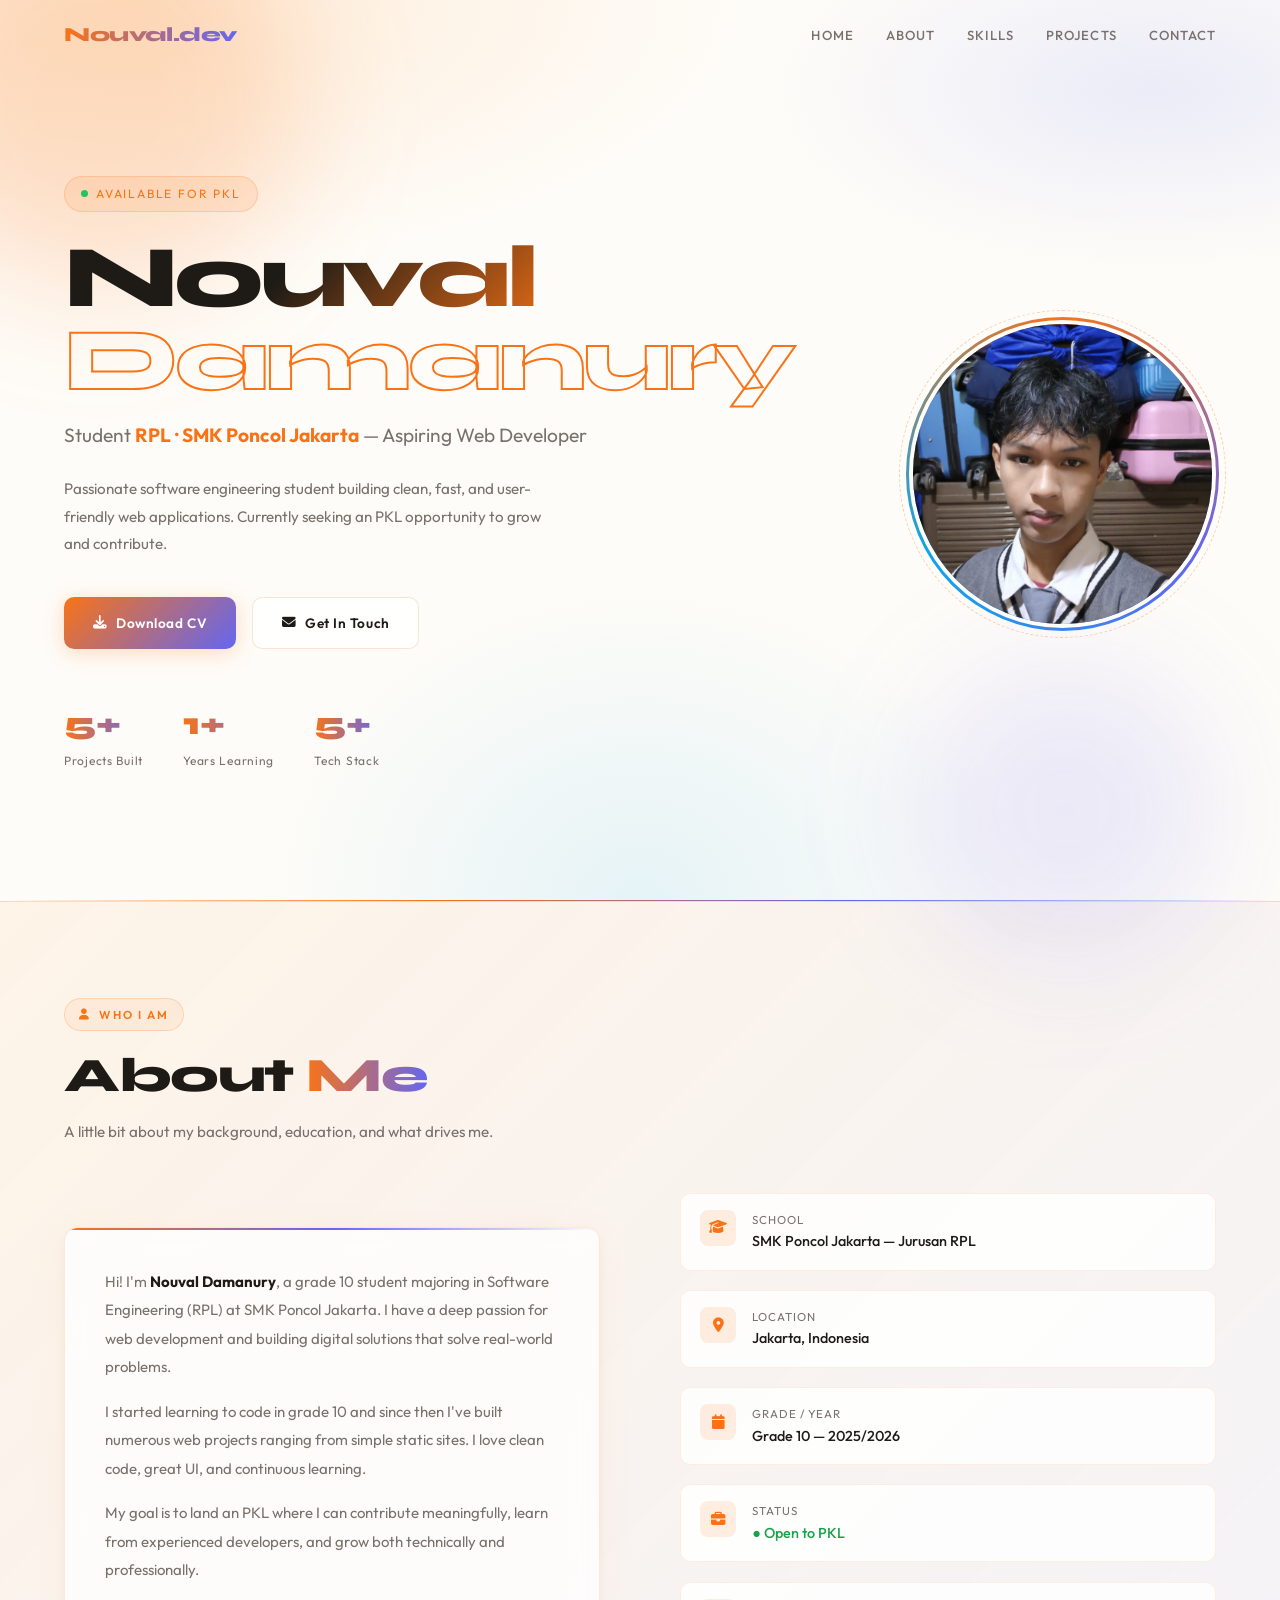
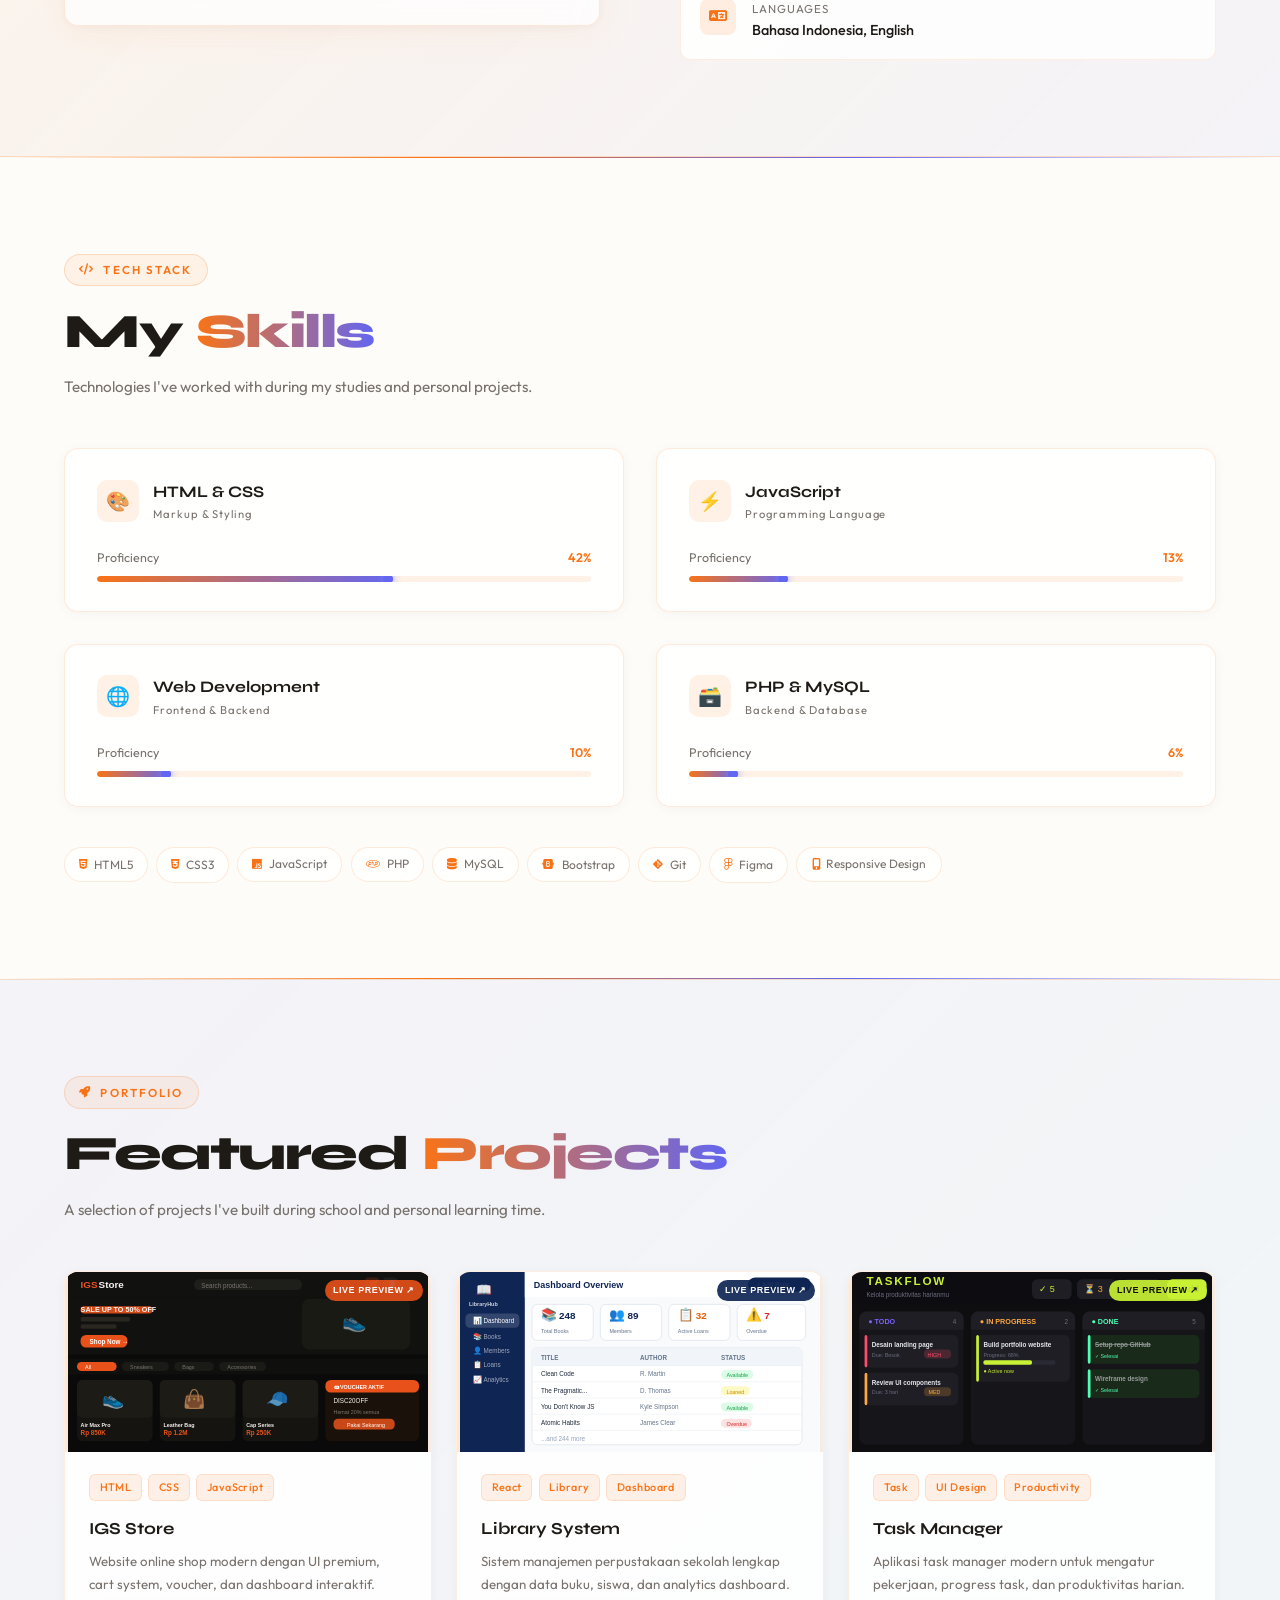
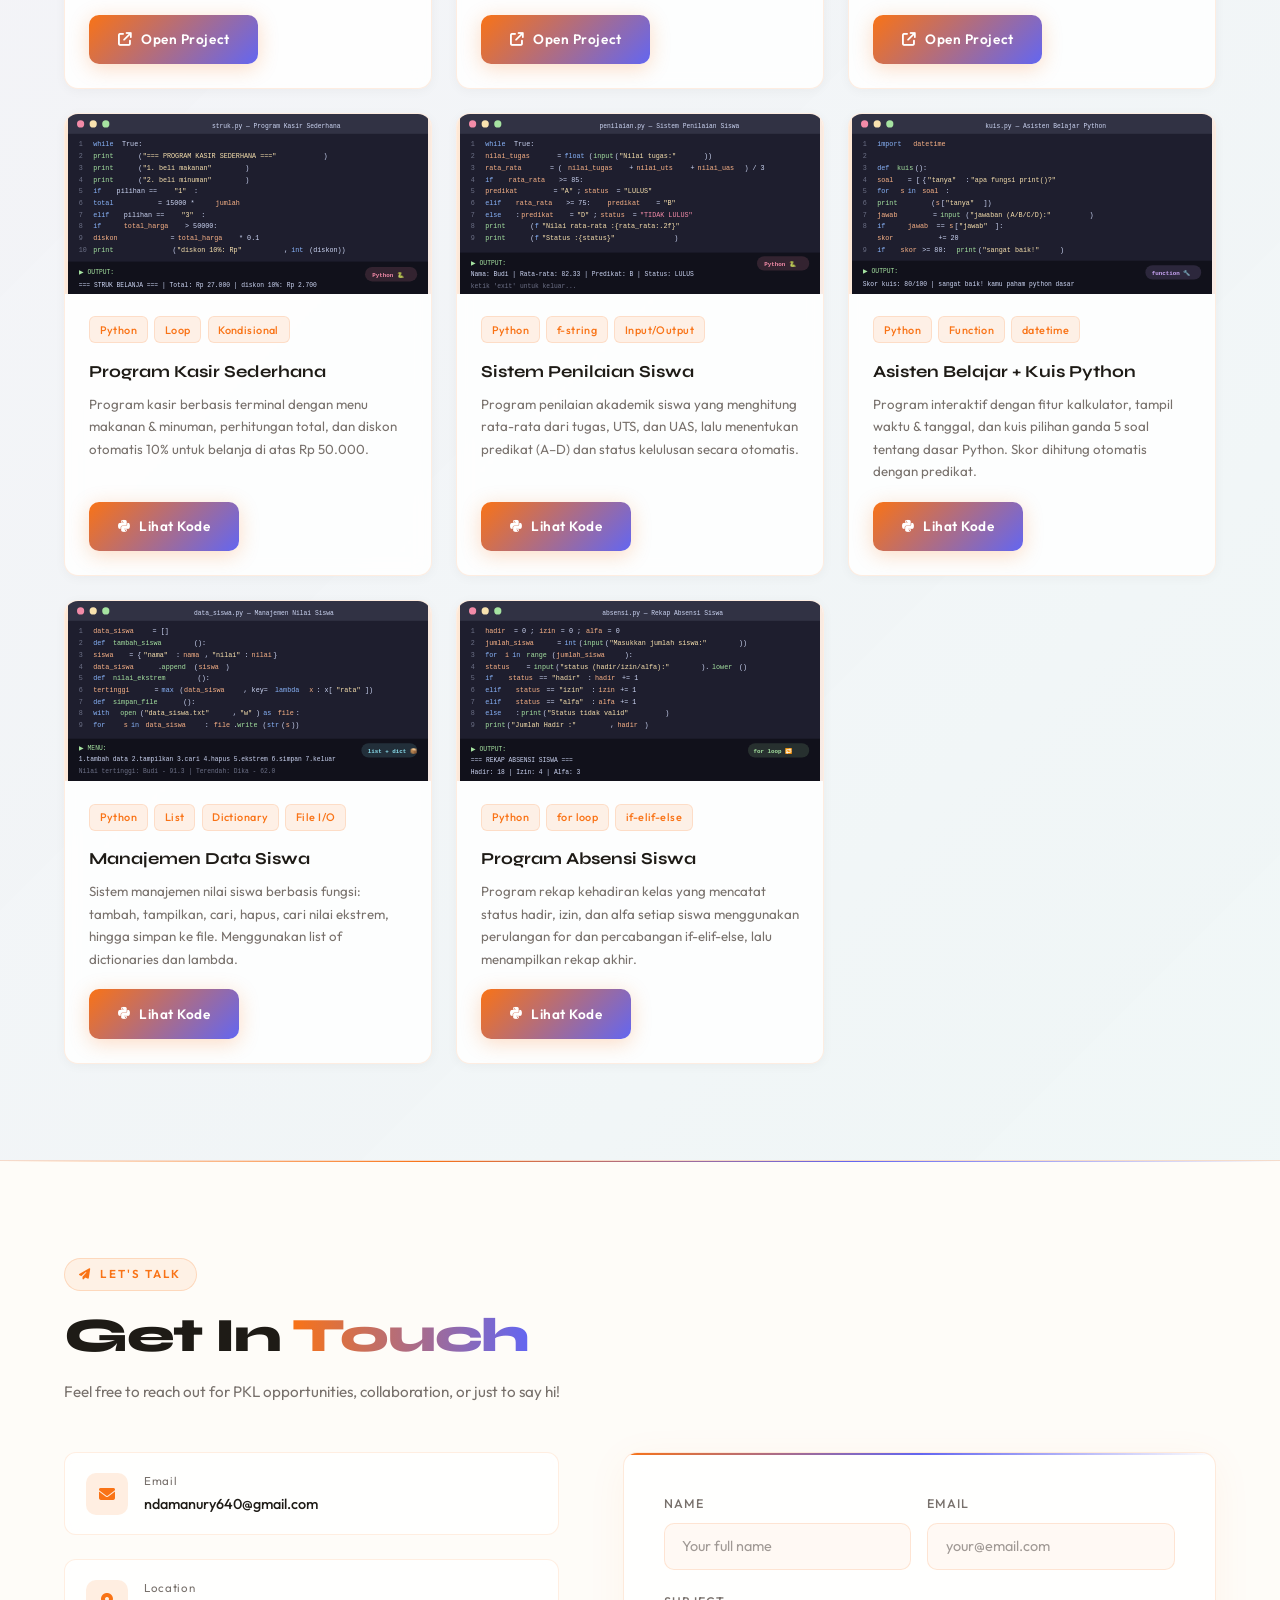
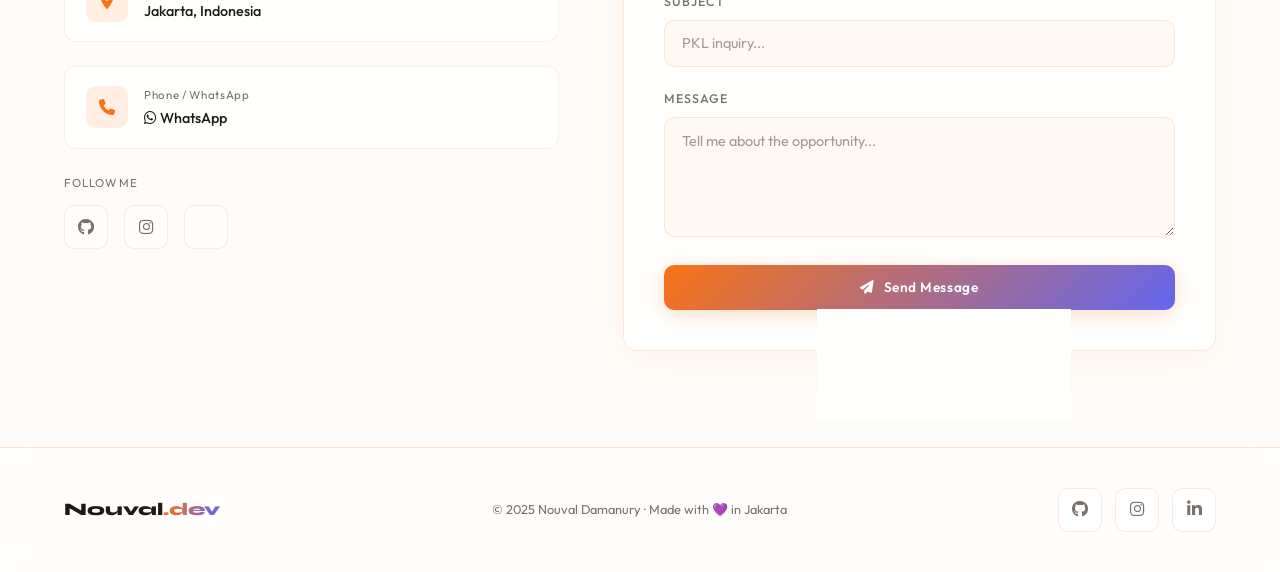
<file: index.html>
<!DOCTYPE html>
<html lang="en">
<head>
  <meta charset="UTF-8"/>
  <meta name="viewport" content="width=device-width, initial-scale=1.0"/>
  <title>Nouval Damanury — RPL Portfolio</title>
  <link href="https://fonts.googleapis.com/css2?family=Syne:wght@400;500;600;700;800&family=Outfit:wght@300;400;500;600&display=swap" rel="stylesheet"/>
  <link rel="stylesheet" href="https://cdnjs.cloudflare.com/ajax/libs/font-awesome/6.5.0/css/all.min.css"/>
  <link rel="stylesheet" href="style.css">
</head>
<body>

<!-- STARFIELD -->
<canvas id="starfield"></canvas>

<!-- NAV -->
<nav id="navbar">
  <div class="nav-brand">Nouval.dev</div>
  <ul class="nav-links">
    <li><a href="#hero">Home</a></li>
    <li><a href="#about">About</a></li>
    <li><a href="#skills">Skills</a></li>
    <li><a href="#projects">Projects</a></li>
    <li><a href="#contact">Contact</a></li>
  </ul>
  <button class="nav-toggle" id="navToggle" aria-label="Menu"><i class="fas fa-bars"></i></button>
</nav>
<div class="mobile-menu" id="mobileMenu">
  <a href="#hero" onclick="closeMobile()">Home</a>
  <a href="#about" onclick="closeMobile()">About</a>
  <a href="#skills" onclick="closeMobile()">Skills</a>
  <a href="#projects" onclick="closeMobile()">Projects</a>
  <a href="#contact" onclick="closeMobile()">Contact</a>
</div>

<div class="wrapper">

  <!-- ═══ HERO ═══ -->
  <section id="hero">
    <div class="glow-dot gd1"></div>
    <div class="glow-dot gd2"></div>
    <div class="hero-grid">
      <div class="hero-left">
        <div class="hero-badge">
          <div class="dot"></div>
          Available for PKL
        </div>
        <div class="hero-name">
          <div class="grad">Nouval</div>
          <div class="outline">Damanury</div>
        </div>
        <div class="hero-role">
          Student <strong>RPL · SMK Poncol Jakarta</strong> — Aspiring Web Developer
        </div>
        <p class="hero-desc">
          Passionate software engineering student building clean, fast, and user-friendly web applications. Currently seeking an PKL opportunity to grow and contribute.
        </p>
        <div class="hero-actions">
          <a href="#" class="btn btn-primary" onclick="downloadCV(event)">
            <i class="fas fa-download"></i> Download CV
          </a>
          <a href="#contact" class="btn btn-outline">
            <i class="fas fa-envelope"></i> Get In Touch
          </a>
        </div>
        <div class="hero-stats">
          <div class="stat-item">
            <div class="stat-num">5+</div>
            <div class="stat-label">Projects Built</div>
          </div>
          <div class="stat-item">
            <div class="stat-num">1+</div>
            <div class="stat-label">Years Learning</div>
          </div>
          <div class="stat-item">
            <div class="stat-num">5+</div>
            <div class="stat-label">Tech Stack</div>
          </div>
        </div>
      </div>
      <div class="hero-photo-wrap">
        <div class="photo-ring" style="animation: float 4s ease-in-out infinite;">
          <img src="nopal.jpeg" />
        </div>
      </div>
    </div>
  </section>

  <div class="glow-divider"></div>

  <!-- ═══ ABOUT ═══ -->
  <section id="about">
    <div class="section-badge"><i class="fas fa-user"></i> Who I Am</div>
    <h2 class="section-title reveal">About <span>Me</span></h2>
    <p class="section-sub reveal">A little bit about my background, education, and what drives me.</p>
    <div class="about-grid">
      <div class="about-card reveal">
        <p>Hi! I'm <strong style="color:var(--text)">Nouval Damanury</strong>, a grade 10 student majoring in Software Engineering (RPL) at SMK Poncol Jakarta. I have a deep passion for web development and building digital solutions that solve real-world problems.</p>
        <p>I started learning to code in grade 10 and since then I've built numerous web projects ranging from simple static sites. I love clean code, great UI, and continuous learning.</p>
        <p>My goal is to land an PKL where I can contribute meaningfully, learn from experienced developers, and grow both technically and professionally.</p>
      </div>
      <div class="about-info reveal">
        <div class="info-row">
          <div class="info-icon"><i class="fas fa-graduation-cap"></i></div>
          <div>
            <div class="info-label">School</div>
            <div class="info-val">SMK Poncol Jakarta — Jurusan RPL</div>
          </div>
        </div>
        <div class="info-row">
          <div class="info-icon"><i class="fas fa-map-marker-alt"></i></div>
          <div>
            <div class="info-label">Location</div>
            <div class="info-val">Jakarta, Indonesia</div>
          </div>
        </div>
        <div class="info-row">
          <div class="info-icon"><i class="fas fa-calendar"></i></div>
          <div>
            <div class="info-label">Grade / Year</div>
            <div class="info-val">Grade 10 — 2025/2026</div>
          </div>
        </div>
        <div class="info-row">
          <div class="info-icon"><i class="fas fa-briefcase"></i></div>
          <div>
            <div class="info-label">Status</div>
            <div class="info-val" style="color:#16a34a;">● Open to PKL</div>
          </div>
        </div>
        <div class="info-row">
          <div class="info-icon"><i class="fas fa-language"></i></div>
          <div>
            <div class="info-label">Languages</div>
            <div class="info-val">Bahasa Indonesia, English</div>
          </div>
        </div>
      </div>
    </div>
  </section>

  <div class="glow-divider"></div>

  <!-- ═══ SKILLS ═══ -->
  <section id="skills">
    <div class="section-badge"><i class="fas fa-code"></i> Tech Stack</div>
    <h2 class="section-title reveal">My <span>Skills</span></h2>
    <p class="section-sub reveal">Technologies I've worked with during my studies and personal projects.</p>
    <div class="skills-grid">

      <div class="skill-card reveal">
        <div class="skill-header">
          <div class="skill-icon" style="color:#f97316">🎨</div>
          <div>
            <div class="skill-name">HTML & CSS</div>
            <div class="skill-tag">Markup & Styling</div>
          </div>
        </div>
        <div class="progress-wrap">
          <div class="progress-top">
            <span class="progress-label">Proficiency</span>
            <span class="progress-pct" id="pct-html">0%</span>
          </div>
          <div class="progress-bar"><div class="progress-fill" data-width="60" id="bar-html"></div></div>
        </div>
      </div>

      <div class="skill-card reveal" style="transition-delay:.1s">
        <div class="skill-header">
          <div class="skill-icon" style="color:#facc15">⚡</div>
          <div>
            <div class="skill-name">JavaScript</div>
            <div class="skill-tag">Programming Language</div>
          </div>
        </div>
        <div class="progress-wrap">
          <div class="progress-top">
            <span class="progress-label">Proficiency</span>
            <span class="progress-pct" id="pct-js">0%</span>
          </div>
          <div class="progress-bar"><div class="progress-fill" data-width="20" id="bar-js"></div></div>
        </div>
      </div>

      <div class="skill-card reveal" style="transition-delay:.15s">
        <div class="skill-header">
          <div class="skill-icon" style="color:#38bdf8">🌐</div>
          <div>
            <div class="skill-name">Web Development</div>
            <div class="skill-tag">Frontend & Backend</div>
          </div>
        </div>
        <div class="progress-wrap">
          <div class="progress-top">
            <span class="progress-label">Proficiency</span>
            <span class="progress-pct" id="pct-web">0%</span>
          </div>
          <div class="progress-bar"><div class="progress-fill" data-width="15" id="bar-web"></div></div>
        </div>
      </div>

      <div class="skill-card reveal" style="transition-delay:.2s">
        <div class="skill-header">
          <div class="skill-icon" style="color:#a78bfa">🗃️</div>
          <div>
            <div class="skill-name">PHP & MySQL</div>
            <div class="skill-tag">Backend & Database</div>
          </div>
        </div>
        <div class="progress-wrap">
          <div class="progress-top">
            <span class="progress-label">Proficiency</span>
            <span class="progress-pct" id="pct-php">0%</span>
          </div>
          <div class="progress-bar"><div class="progress-fill" data-width="10" id="bar-php"></div></div>
        </div>
      </div>

    </div>

    <div class="tech-pills reveal" style="margin-top:2.5rem">
      <div class="tech-pill"><i class="fab fa-html5"></i> HTML5</div>
      <div class="tech-pill"><i class="fab fa-css3-alt"></i> CSS3</div>
      <div class="tech-pill"><i class="fab fa-js"></i> JavaScript</div>
      <div class="tech-pill"><i class="fab fa-php"></i> PHP</div>
      <div class="tech-pill"><i class="fas fa-database"></i> MySQL</div>
      <div class="tech-pill"><i class="fab fa-bootstrap"></i> Bootstrap</div>
      <div class="tech-pill"><i class="fab fa-git-alt"></i> Git</div>
      <div class="tech-pill"><i class="fab fa-figma"></i> Figma</div>
      <div class="tech-pill"><i class="fas fa-mobile-alt"></i> Responsive Design</div>
    </div>
  </section>

  <div class="glow-divider"></div>

  <!-- ═══ PROJECTS ═══ -->
  <section id="projects">
    <div class="section-badge"><i class="fas fa-rocket"></i> Portfolio</div>
    <h2 class="section-title reveal">Featured <span>Projects</span></h2>
    <p class="section-sub reveal">A selection of projects I've built during school and personal learning time.</p>
    <div class="projects-grid">

<div class="project-card reveal">
  <a href="igs-store.html" target="_blank" class="project-thumb" style="display:block;text-decoration:none;cursor:pointer;">
    <div class="project-overlay"></div>
    <svg viewBox="0 0 400 200" xmlns="http://www.w3.org/2000/svg" style="width:100%;height:100%;position:absolute;inset:0">
      <!-- IGS Store Preview: Dark luxury e-commerce -->
      <rect width="400" height="200" fill="#0a0a0a"/>
      <!-- Noise texture hint -->
      <rect width="400" height="200" fill="url(#noiseIgs)" opacity="0.04"/>
      <!-- Top nav bar -->
      <rect y="0" width="400" height="28" fill="#111110"/>
      <text x="14" y="18" font-family="sans-serif" font-weight="800" font-size="11" fill="#e8521a">IGS</text>
      <text x="34" y="18" font-family="sans-serif" font-weight="800" font-size="11" fill="#f5f2ee">Store</text>
      <rect x="140" y="8" width="120" height="12" rx="6" fill="#1e1e1a"/>
      <text x="148" y="18" font-family="sans-serif" font-size="7" fill="#7a7570">Search products...</text>
      <rect x="330" y="6" width="16" height="16" rx="4" fill="#e8521a" opacity="0.2"/>
      <text x="334" y="17" font-family="sans-serif" font-size="9" fill="#e8521a">🛒</text>
      <rect x="350" y="6" width="16" height="16" rx="4" fill="#1e1e1a"/>
      <text x="354" y="17" font-family="sans-serif" font-size="9" fill="#7a7570">👤</text>
      <!-- Hero banner -->
      <rect y="28" width="400" height="64" fill="#111110"/>
      <rect x="14" y="38" width="80" height="8" rx="4" fill="#e8521a" opacity="0.9"/>
      <text x="14" y="44" font-family="sans-serif" font-weight="800" font-size="8" fill="#f5f2ee">SALE UP TO 50% OFF</text>
      <rect x="14" y="50" width="55" height="5" rx="2" fill="#2a2620"/>
      <rect x="14" y="58" width="40" height="5" rx="2" fill="#2a2620"/>
      <rect x="14" y="70" width="52" height="14" rx="6" fill="#e8521a"/>
      <text x="24" y="80" font-family="sans-serif" font-size="7" font-weight="600" fill="#fff">Shop Now →</text>
      <!-- Hero image placeholder right -->
      <rect x="260" y="30" width="120" height="56" rx="8" fill="#1a1a14"/>
      <text x="304" y="62" font-family="sans-serif" font-size="22" fill="#e8521a" opacity="0.6">👟</text>
      <!-- Category pills -->
      <rect y="96" width="400" height="18" fill="#0f0f0d"/>
      <rect x="10" y="100" width="44" height="10" rx="5" fill="#e8521a"/>
      <text x="19" y="108" font-family="sans-serif" font-size="6" fill="#fff">All</text>
      <rect x="60" y="100" width="52" height="10" rx="5" fill="#1a1a16"/>
      <text x="69" y="108" font-family="sans-serif" font-size="6" fill="#7a7570">Sneakers</text>
      <rect x="118" y="100" width="44" height="10" rx="5" fill="#1a1a16"/>
      <text x="127" y="108" font-family="sans-serif" font-size="6" fill="#7a7570">Bags</text>
      <rect x="168" y="100" width="52" height="10" rx="5" fill="#1a1a16"/>
      <text x="177" y="108" font-family="sans-serif" font-size="6" fill="#7a7570">Accessories</text>
      <!-- Product cards row -->
      <rect x="10" y="120" width="84" height="68" rx="6" fill="#151410"/>
      <rect x="10" y="120" width="84" height="42" rx="6" fill="#1c1b16"/>
      <text x="38" y="148" font-family="sans-serif" font-size="20" fill="#e8521a" opacity="0.7">👟</text>
      <text x="14" y="172" font-family="sans-serif" font-size="6" font-weight="600" fill="#f5f2ee">Air Max Pro</text>
      <text x="14" y="181" font-family="sans-serif" font-size="7" font-weight="700" fill="#e8521a">Rp 850K</text>

      <rect x="102" y="120" width="84" height="68" rx="6" fill="#151410"/>
      <rect x="102" y="120" width="84" height="42" rx="6" fill="#1c1b16"/>
      <text x="128" y="148" font-family="sans-serif" font-size="20" fill="#f0a500" opacity="0.7">👜</text>
      <text x="106" y="172" font-family="sans-serif" font-size="6" font-weight="600" fill="#f5f2ee">Leather Bag</text>
      <text x="106" y="181" font-family="sans-serif" font-size="7" font-weight="700" fill="#e8521a">Rp 1.2M</text>

      <rect x="194" y="120" width="84" height="68" rx="6" fill="#151410"/>
      <rect x="194" y="120" width="84" height="42" rx="6" fill="#1c1b16"/>
      <text x="220" y="148" font-family="sans-serif" font-size="20" fill="#e8521a" opacity="0.7">🧢</text>
      <text x="198" y="172" font-family="sans-serif" font-size="6" font-weight="600" fill="#f5f2ee">Cap Series</text>
      <text x="198" y="181" font-family="sans-serif" font-size="7" font-weight="700" fill="#e8521a">Rp 250K</text>

      <rect x="286" y="120" width="104" height="68" rx="6" fill="#1a120a"/>
      <rect x="286" y="120" width="104" height="14" rx="6" fill="#e8521a"/>
      <text x="295" y="130" font-family="sans-serif" font-size="6" font-weight="700" fill="#fff">🎟 VOUCHER AKTIF</text>
      <text x="295" y="146" font-family="sans-serif" font-size="7" fill="#f5f2ee">DISC20OFF</text>
      <text x="295" y="158" font-family="sans-serif" font-size="6" fill="#7a7570">Hemat 20% semua</text>
      <rect x="295" y="163" width="68" height="12" rx="5" fill="#e8521a" opacity="0.85"/>
      <text x="310" y="172" font-family="sans-serif" font-size="6" fill="#fff">Pakai Sekarang</text>
    </svg>
    <div style="position:absolute;top:8px;right:8px;background:rgba(232,82,26,0.9);color:#fff;font-size:9px;font-weight:700;padding:3px 8px;border-radius:20px;font-family:sans-serif;letter-spacing:.06em">LIVE PREVIEW ↗</div>
  </a>
  <div class="project-content">
    <div class="project-tags">
      <span>HTML</span><span>CSS</span><span>JavaScript</span>
    </div>
    <h3>IGS Store</h3>
    <p>Website online shop modern dengan UI premium, cart system, voucher, dan dashboard interaktif.</p>
    <div class="project-links">
      <a href="igs-store.html" target="_blank" class="btn btn-primary">
        <i class="fa-solid fa-arrow-up-right-from-square"></i> Open Project
      </a>
    </div>
  </div>
</div>

<div class="project-card reveal">
  <a href="library-system.html" target="_blank" class="project-thumb" style="display:block;text-decoration:none;cursor:pointer;">
    <div class="project-overlay"></div>
    <svg viewBox="0 0 400 200" xmlns="http://www.w3.org/2000/svg" style="width:100%;height:100%;position:absolute;inset:0">
      <!-- LibraryHub Preview: Navy clean dashboard -->
      <rect width="400" height="200" fill="#f8fafc"/>
      <!-- Sidebar -->
      <rect width="72" height="200" fill="#0f2554"/>
      <text x="18" y="24" font-family="sans-serif" font-size="14">📖</text>
      <text x="10" y="38" font-family="sans-serif" font-size="6" font-weight="700" fill="rgba(255,255,255,0.8)">LibraryHub</text>
      <!-- Sidebar menu items -->
      <rect x="6" y="46" width="60" height="16" rx="5" fill="rgba(255,255,255,0.15)"/>
      <text x="14" y="57" font-family="sans-serif" font-size="8">📊</text>
      <text x="26" y="57" font-family="sans-serif" font-size="7" fill="#fff">Dashboard</text>
      <text x="14" y="74" font-family="sans-serif" font-size="8">📚</text>
      <text x="26" y="74" font-family="sans-serif" font-size="7" fill="rgba(255,255,255,0.6)">Books</text>
      <text x="14" y="90" font-family="sans-serif" font-size="8">👤</text>
      <text x="26" y="90" font-family="sans-serif" font-size="7" fill="rgba(255,255,255,0.6)">Members</text>
      <text x="14" y="106" font-family="sans-serif" font-size="8">📋</text>
      <text x="26" y="106" font-family="sans-serif" font-size="7" fill="rgba(255,255,255,0.6)">Loans</text>
      <text x="14" y="122" font-family="sans-serif" font-size="8">📈</text>
      <text x="26" y="122" font-family="sans-serif" font-size="7" fill="rgba(255,255,255,0.6)">Analytics</text>
      <!-- Main content area -->
      <!-- Header bar -->
      <rect x="72" y="0" width="328" height="28" fill="#fff"/>
      <text x="82" y="18" font-family="sans-serif" font-weight="700" font-size="10" fill="#0f2554">Dashboard Overview</text>
      <rect x="320" y="6" width="70" height="16" rx="8" fill="#0f2554"/>
      <text x="330" y="17" font-family="sans-serif" font-size="7" fill="#fff">+ Add Book</text>
      <!-- Stat cards row -->
      <rect x="80" y="36" width="68" height="40" rx="6" fill="#fff" stroke="#e2e8f0" stroke-width="1"/>
      <text x="90" y="52" font-family="sans-serif" font-size="14">📚</text>
      <text x="110" y="52" font-family="sans-serif" font-size="11" font-weight="800" fill="#0f2554">248</text>
      <text x="90" y="68" font-family="sans-serif" font-size="6" fill="#64748b">Total Books</text>

      <rect x="156" y="36" width="68" height="40" rx="6" fill="#fff" stroke="#e2e8f0" stroke-width="1"/>
      <text x="166" y="52" font-family="sans-serif" font-size="14">👥</text>
      <text x="186" y="52" font-family="sans-serif" font-size="11" font-weight="800" fill="#0f2554">89</text>
      <text x="166" y="68" font-family="sans-serif" font-size="6" fill="#64748b">Members</text>

      <rect x="232" y="36" width="68" height="40" rx="6" fill="#fff" stroke="#e2e8f0" stroke-width="1"/>
      <text x="242" y="52" font-family="sans-serif" font-size="14">📋</text>
      <text x="262" y="52" font-family="sans-serif" font-size="11" font-weight="800" fill="#e85d04">32</text>
      <text x="242" y="68" font-family="sans-serif" font-size="6" fill="#64748b">Active Loans</text>

      <rect x="308" y="36" width="76" height="40" rx="6" fill="#fff" stroke="#e2e8f0" stroke-width="1"/>
      <text x="318" y="52" font-family="sans-serif" font-size="14">⚠️</text>
      <text x="338" y="52" font-family="sans-serif" font-size="11" font-weight="800" fill="#dc2626">7</text>
      <text x="318" y="68" font-family="sans-serif" font-size="6" fill="#64748b">Overdue</text>

      <!-- Book list table -->
      <rect x="80" y="84" width="300" height="108" rx="6" fill="#fff" stroke="#e2e8f0" stroke-width="1"/>
      <rect x="80" y="84" width="300" height="20" rx="6" fill="#f1f5f9"/>
      <rect x="80" y="96" width="300" height="8" fill="#f1f5f9"/>
      <text x="90" y="98" font-family="sans-serif" font-size="7" font-weight="700" fill="#64748b">TITLE</text>
      <text x="200" y="98" font-family="sans-serif" font-size="7" font-weight="700" fill="#64748b">AUTHOR</text>
      <text x="290" y="98" font-family="sans-serif" font-size="7" font-weight="700" fill="#64748b">STATUS</text>
      <!-- Table rows -->
      <line x1="80" y1="104" x2="380" y2="104" stroke="#e2e8f0" stroke-width="0.5"/>
      <text x="90" y="116" font-family="sans-serif" font-size="7" fill="#1e293b">Clean Code</text>
      <text x="200" y="116" font-family="sans-serif" font-size="7" fill="#64748b">R. Martin</text>
      <rect x="290" y="109" width="36" height="10" rx="5" fill="#dcfce7"/>
      <text x="296" y="117" font-family="sans-serif" font-size="6" fill="#16a34a">Available</text>

      <line x1="80" y1="122" x2="380" y2="122" stroke="#e2e8f0" stroke-width="0.5"/>
      <text x="90" y="134" font-family="sans-serif" font-size="7" fill="#1e293b">The Pragmatic...</text>
      <text x="200" y="134" font-family="sans-serif" font-size="7" fill="#64748b">D. Thomas</text>
      <rect x="290" y="127" width="32" height="10" rx="5" fill="#fef9c3"/>
      <text x="296" y="135" font-family="sans-serif" font-size="6" fill="#ca8a04">Loaned</text>

      <line x1="80" y1="140" x2="380" y2="140" stroke="#e2e8f0" stroke-width="0.5"/>
      <text x="90" y="152" font-family="sans-serif" font-size="7" fill="#1e293b">You Don't Know JS</text>
      <text x="200" y="152" font-family="sans-serif" font-size="7" fill="#64748b">Kyle Simpson</text>
      <rect x="290" y="145" width="36" height="10" rx="5" fill="#dcfce7"/>
      <text x="296" y="153" font-family="sans-serif" font-size="6" fill="#16a34a">Available</text>

      <line x1="80" y1="158" x2="380" y2="158" stroke="#e2e8f0" stroke-width="0.5"/>
      <text x="90" y="170" font-family="sans-serif" font-size="7" fill="#1e293b">Atomic Habits</text>
      <text x="200" y="170" font-family="sans-serif" font-size="7" fill="#64748b">James Clear</text>
      <rect x="290" y="163" width="34" height="10" rx="5" fill="#fee2e2"/>
      <text x="296" y="171" font-family="sans-serif" font-size="6" fill="#dc2626">Overdue</text>

      <line x1="80" y1="176" x2="380" y2="176" stroke="#e2e8f0" stroke-width="0.5"/>
      <text x="90" y="188" font-family="sans-serif" font-size="7" fill="#94a3b8">...and 244 more</text>
    </svg>
    <div style="position:absolute;top:8px;right:8px;background:rgba(15,37,84,0.92);color:#fff;font-size:9px;font-weight:700;padding:3px 8px;border-radius:20px;font-family:sans-serif;letter-spacing:.06em">LIVE PREVIEW ↗</div>
  </a>
  <div class="project-content">
    <div class="project-tags">
      <span>React</span><span>Library</span><span>Dashboard</span>
    </div>
    <h3>Library System</h3>
    <p>Sistem manajemen perpustakaan sekolah lengkap dengan data buku, siswa, dan analytics dashboard.</p>
    <div class="project-links">
      <a href="library-system.html" target="_blank" class="btn btn-primary">
        <i class="fa-solid fa-arrow-up-right-from-square"></i> Open Project
      </a>
    </div>
  </div>
</div>

<div class="project-card reveal">
  <a href="taskmanajer.html" target="_blank" class="project-thumb" style="display:block;text-decoration:none;cursor:pointer;">
    <div class="project-overlay"></div>
    <svg viewBox="0 0 400 200" xmlns="http://www.w3.org/2000/svg" style="width:100%;height:100%;position:absolute;inset:0">
      <!-- TaskFlow Preview: Dark brutalist with lime accent -->
      <rect width="400" height="200" fill="#0e0e11"/>
      <!-- Header -->
      <rect width="400" height="36" fill="rgba(14,14,17,0.9)"/>
      <text x="16" y="14" font-family="sans-serif" font-weight="900" font-size="13" fill="#c8f135" letter-spacing="2">TASKFLOW</text>
      <text x="16" y="28" font-family="sans-serif" font-size="7" fill="#6b6b80">Kelola produktivitas harianmu</text>
      <!-- Stats bar -->
      <rect x="200" y="8" width="44" height="22" rx="6" fill="#1e1e24"/>
      <text x="208" y="22" font-family="sans-serif" font-size="10" fill="#c8f135">✓ 5</text>
      <rect x="250" y="8" width="44" height="22" rx="6" fill="#1e1e24"/>
      <text x="258" y="22" font-family="sans-serif" font-size="10" fill="#ffa843">⏳ 3</text>
      <rect x="300" y="8" width="44" height="22" rx="6" fill="#1e1e24"/>
      <text x="308" y="22" font-family="sans-serif" font-size="10" fill="#ff4d6d">🔥 2</text>
      <rect x="350" y="8" width="44" height="22" rx="6" fill="#c8f135"/>
      <text x="358" y="22" font-family="sans-serif" font-size="10" fill="#0e0e11" font-weight="700">+ Add</text>
      <!-- Kanban columns -->
      <!-- TODO column -->
      <rect x="8" y="44" width="116" height="148" rx="8" fill="#16161a"/>
      <rect x="8" y="44" width="116" height="20" rx="8" fill="#1e1e24"/>
      <rect x="8" y="56" width="116" height="8" fill="#1e1e24"/>
      <text x="18" y="58" font-family="sans-serif" font-size="8" font-weight="700" fill="#7b61ff">● TODO</text>
      <text x="112" y="58" font-family="sans-serif" font-size="7" fill="#6b6b80">4</text>
      <!-- Task item 1 -->
      <rect x="14" y="70" width="104" height="36" rx="6" fill="#1e1e24"/>
      <rect x="14" y="70" width="3" height="36" rx="2" fill="#ff4d6d"/>
      <text x="22" y="83" font-family="sans-serif" font-size="7" font-weight="600" fill="#e8e8f0">Desain landing page</text>
      <text x="22" y="94" font-family="sans-serif" font-size="6" fill="#6b6b80">Due: Besok</text>
      <rect x="80" y="86" width="30" height="10" rx="4" fill="#ff4d6d" opacity="0.2"/>
      <text x="84" y="94" font-family="sans-serif" font-size="6" fill="#ff4d6d">HIGH</text>
      <!-- Task item 2 -->
      <rect x="14" y="112" width="104" height="36" rx="6" fill="#1e1e24"/>
      <rect x="14" y="112" width="3" height="36" rx="2" fill="#ffa843"/>
      <text x="22" y="125" font-family="sans-serif" font-size="7" font-weight="600" fill="#e8e8f0">Review UI components</text>
      <text x="22" y="136" font-family="sans-serif" font-size="6" fill="#6b6b80">Due: 3 hari</text>
      <rect x="80" y="128" width="30" height="10" rx="4" fill="#ffa843" opacity="0.2"/>
      <text x="85" y="136" font-family="sans-serif" font-size="6" fill="#ffa843">MED</text>
      <!-- IN PROGRESS column -->
      <rect x="132" y="44" width="116" height="148" rx="8" fill="#16161a"/>
      <rect x="132" y="44" width="116" height="20" rx="8" fill="#1e1e24"/>
      <rect x="132" y="56" width="116" height="8" fill="#1e1e24"/>
      <text x="142" y="58" font-family="sans-serif" font-size="8" font-weight="700" fill="#ffa843">● IN PROGRESS</text>
      <text x="236" y="58" font-family="sans-serif" font-size="7" fill="#6b6b80">2</text>
      <rect x="138" y="70" width="104" height="52" rx="6" fill="#1e1e24"/>
      <rect x="138" y="70" width="3" height="52" rx="2" fill="#c8f135"/>
      <text x="146" y="83" font-family="sans-serif" font-size="7" font-weight="600" fill="#e8e8f0">Build portfolio website</text>
      <text x="146" y="94" font-family="sans-serif" font-size="6" fill="#6b6b80">Progress: 68%</text>
      <rect x="146" y="98" width="80" height="5" rx="2" fill="#2a2a35"/>
      <rect x="146" y="98" width="54" height="5" rx="2" fill="#c8f135"/>
      <text x="146" y="112" font-family="sans-serif" font-size="6" fill="#c8f135">● Active now</text>
      <!-- DONE column -->
      <rect x="256" y="44" width="136" height="148" rx="8" fill="#16161a"/>
      <rect x="256" y="44" width="136" height="20" rx="8" fill="#1e1e24"/>
      <rect x="256" y="56" width="136" height="8" fill="#1e1e24"/>
      <text x="266" y="58" font-family="sans-serif" font-size="8" font-weight="700" fill="#4dffb4">● DONE</text>
      <text x="378" y="58" font-family="sans-serif" font-size="7" fill="#6b6b80">5</text>
      <rect x="262" y="70" width="124" height="32" rx="6" fill="#1a2a1a"/>
      <rect x="262" y="70" width="3" height="32" rx="2" fill="#4dffb4"/>
      <text x="270" y="83" font-family="sans-serif" font-size="7" font-weight="600" fill="#e8e8f0" opacity="0.6" text-decoration="line-through">Setup repo GitHub</text>
      <text x="270" y="95" font-family="sans-serif" font-size="6" fill="#4dffb4">✓ Selesai</text>
      <rect x="262" y="108" width="124" height="32" rx="6" fill="#1a2a1a"/>
      <rect x="262" y="108" width="3" height="32" rx="2" fill="#4dffb4"/>
      <text x="270" y="121" font-family="sans-serif" font-size="7" font-weight="600" fill="#e8e8f0" opacity="0.6">Wireframe design</text>
      <text x="270" y="133" font-family="sans-serif" font-size="6" fill="#4dffb4">✓ Selesai</text>
    </svg>
    <div style="position:absolute;top:8px;right:8px;background:rgba(200,241,53,0.92);color:#0e0e11;font-size:9px;font-weight:700;padding:3px 8px;border-radius:20px;font-family:sans-serif;letter-spacing:.06em">LIVE PREVIEW ↗</div>
  </a>
  <div class="project-content">
    <div class="project-tags">
      <span>Task</span><span>UI Design</span><span>Productivity</span>
    </div>
    <h3>Task Manager</h3>
    <p>Aplikasi task manager modern untuk mengatur pekerjaan, progress task, dan produktivitas harian.</p>
    <div class="project-links">
      <a href="taskmanajer.html" target="_blank" class="btn btn-primary">
        <i class="fa-solid fa-arrow-up-right-from-square"></i> Open Project
      </a>
    </div>
  </div>
</div>


<!-- ══ PROJECT: Program Kasir ══ -->
<div class="project-card reveal">
  <div class="project-thumb" style="cursor:default;">
    <div class="project-overlay"></div>
    <svg viewBox="0 0 400 200" xmlns="http://www.w3.org/2000/svg" style="width:100%;height:100%;position:absolute;inset:0">
      <rect width="400" height="200" fill="#1e1e2e"/>
      <!-- Terminal bar -->
      <rect width="400" height="22" fill="#313244"/>
      <circle cx="14" cy="11" r="4" fill="#f38ba8"/>
      <circle cx="28" cy="11" r="4" fill="#f9e2af"/>
      <circle cx="42" cy="11" r="4" fill="#a6e3a1"/>
      <text x="160" y="15" font-family="monospace" font-size="7" fill="#cdd6f4">struk.py — Program Kasir Sederhana</text>
      <!-- Code lines -->
      <text x="12" y="36" font-family="monospace" font-size="7.5" fill="#6c7086">1</text>
      <text x="28" y="36" font-family="monospace" font-size="7.5" fill="#89b4fa">while</text>
      <text x="60" y="36" font-family="monospace" font-size="7.5" fill="#cdd6f4">True:</text>
      <text x="12" y="49" font-family="monospace" font-size="7.5" fill="#6c7086">2</text>
      <text x="28" y="49" font-family="monospace" font-size="7.5" fill="#a6e3a1">    print</text>
      <text x="78" y="49" font-family="monospace" font-size="7.5" fill="#cdd6f4">(</text>
      <text x="83" y="49" font-family="monospace" font-size="7.5" fill="#f9e2af">"=== PROGRAM KASIR SEDERHANA ==="</text>
      <text x="284" y="49" font-family="monospace" font-size="7.5" fill="#cdd6f4">)</text>
      <text x="12" y="62" font-family="monospace" font-size="7.5" fill="#6c7086">3</text>
      <text x="28" y="62" font-family="monospace" font-size="7.5" fill="#a6e3a1">    print</text>
      <text x="78" y="62" font-family="monospace" font-size="7.5" fill="#cdd6f4">(</text>
      <text x="83" y="62" font-family="monospace" font-size="7.5" fill="#f9e2af">"1. beli makanan"</text>
      <text x="197" y="62" font-family="monospace" font-size="7.5" fill="#cdd6f4">)</text>
      <text x="12" y="75" font-family="monospace" font-size="7.5" fill="#6c7086">4</text>
      <text x="28" y="75" font-family="monospace" font-size="7.5" fill="#a6e3a1">    print</text>
      <text x="78" y="75" font-family="monospace" font-size="7.5" fill="#cdd6f4">(</text>
      <text x="83" y="75" font-family="monospace" font-size="7.5" fill="#f9e2af">"2. beli minuman"</text>
      <text x="197" y="75" font-family="monospace" font-size="7.5" fill="#cdd6f4">)</text>
      <text x="12" y="88" font-family="monospace" font-size="7.5" fill="#6c7086">5</text>
      <text x="28" y="88" font-family="monospace" font-size="7.5" fill="#89b4fa">    if</text>
      <text x="54" y="88" font-family="monospace" font-size="7.5" fill="#cdd6f4">pilihan ==</text>
      <text x="118" y="88" font-family="monospace" font-size="7.5" fill="#f9e2af">"1"</text>
      <text x="140" y="88" font-family="monospace" font-size="7.5" fill="#cdd6f4">:</text>
      <text x="12" y="101" font-family="monospace" font-size="7.5" fill="#6c7086">6</text>
      <text x="28" y="101" font-family="monospace" font-size="7.5" fill="#89b4fa">        total</text>
      <text x="100" y="101" font-family="monospace" font-size="7.5" fill="#cdd6f4">= 15000 *</text>
      <text x="164" y="101" font-family="monospace" font-size="7.5" fill="#fab387">jumlah</text>
      <text x="12" y="114" font-family="monospace" font-size="7.5" fill="#6c7086">7</text>
      <text x="28" y="114" font-family="monospace" font-size="7.5" fill="#89b4fa">    elif</text>
      <text x="62" y="114" font-family="monospace" font-size="7.5" fill="#cdd6f4">pilihan ==</text>
      <text x="126" y="114" font-family="monospace" font-size="7.5" fill="#f9e2af">"3"</text>
      <text x="148" y="114" font-family="monospace" font-size="7.5" fill="#cdd6f4">:</text>
      <text x="12" y="127" font-family="monospace" font-size="7.5" fill="#6c7086">8</text>
      <text x="28" y="127" font-family="monospace" font-size="7.5" fill="#89b4fa">        if</text>
      <text x="62" y="127" font-family="monospace" font-size="7.5" fill="#fab387">total_harga</text>
      <text x="130" y="127" font-family="monospace" font-size="7.5" fill="#cdd6f4">&gt; 50000:</text>
      <text x="12" y="140" font-family="monospace" font-size="7.5" fill="#6c7086">9</text>
      <text x="28" y="140" font-family="monospace" font-size="7.5" fill="#fab387">            diskon</text>
      <text x="114" y="140" font-family="monospace" font-size="7.5" fill="#cdd6f4">=</text>
      <text x="122" y="140" font-family="monospace" font-size="7.5" fill="#fab387">total_harga</text>
      <text x="190" y="140" font-family="monospace" font-size="7.5" fill="#cdd6f4">* 0.1</text>
      <text x="12" y="153" font-family="monospace" font-size="7.5" fill="#6c7086">10</text>
      <text x="28" y="153" font-family="monospace" font-size="7.5" fill="#a6e3a1">            print</text>
      <text x="116" y="153" font-family="monospace" font-size="7.5" fill="#cdd6f4">(</text>
      <text x="121" y="153" font-family="monospace" font-size="7.5" fill="#f9e2af">"diskon 10%: Rp"</text>
      <text x="240" y="153" font-family="monospace" font-size="7.5" fill="#cdd6f4">,</text>
      <text x="248" y="153" font-family="monospace" font-size="7.5" fill="#89b4fa">int</text>
      <text x="268" y="153" font-family="monospace" font-size="7.5" fill="#cdd6f4">(diskon))</text>
      <!-- Bottom output bar -->
      <rect x="0" y="164" width="400" height="36" fill="#11111b"/>
      <text x="12" y="178" font-family="monospace" font-size="7" fill="#a6e3a1">▶ OUTPUT:</text>
      <text x="12" y="192" font-family="monospace" font-size="7" fill="#cdd6f4">=== STRUK BELANJA === | Total: Rp 27.000 | diskon 10%: Rp 2.700</text>
      <!-- Badge -->
      <rect x="330" y="170" width="58" height="16" rx="8" fill="#f38ba8" opacity="0.15"/>
      <text x="338" y="181" font-family="monospace" font-size="6.5" fill="#f38ba8" font-weight="700">Python 🐍</text>
    </svg>
  </div>
  <div class="project-content">
    <div class="project-tags">
      <span>Python</span><span>Loop</span><span>Kondisional</span>
    </div>
    <h3>Program Kasir Sederhana</h3>
    <p>Program kasir berbasis terminal dengan menu makanan & minuman, perhitungan total, dan diskon otomatis 10% untuk belanja di atas Rp 50.000.</p>
    <div class="project-links">
      <a href="struk.py" class="btn btn-primary">
        <i class="fab fa-python"></i> Lihat Kode
      </a>
    </div>
  </div>
</div>

<!-- ══ PROJECT: Penilaian Siswa ══ -->
<div class="project-card reveal">
  <div class="project-thumb" style="cursor:default;">
    <div class="project-overlay"></div>
    <svg viewBox="0 0 400 200" xmlns="http://www.w3.org/2000/svg" style="width:100%;height:100%;position:absolute;inset:0">
      <rect width="400" height="200" fill="#1e1e2e"/>
      <rect width="400" height="22" fill="#313244"/>
      <circle cx="14" cy="11" r="4" fill="#f38ba8"/>
      <circle cx="28" cy="11" r="4" fill="#f9e2af"/>
      <circle cx="42" cy="11" r="4" fill="#a6e3a1"/>
      <text x="155" y="15" font-family="monospace" font-size="7" fill="#cdd6f4">penilaian.py — Sistem Penilaian Siswa</text>
      <!-- Code -->
      <text x="12" y="36" font-family="monospace" font-size="7.5" fill="#6c7086">1</text>
      <text x="28" y="36" font-family="monospace" font-size="7.5" fill="#89b4fa">while</text>
      <text x="60" y="36" font-family="monospace" font-size="7.5" fill="#cdd6f4">True:</text>
      <text x="12" y="49" font-family="monospace" font-size="7.5" fill="#6c7086">2</text>
      <text x="28" y="49" font-family="monospace" font-size="7.5" fill="#fab387">    nilai_tugas</text>
      <text x="108" y="49" font-family="monospace" font-size="7.5" fill="#cdd6f4">=</text>
      <text x="116" y="49" font-family="monospace" font-size="7.5" fill="#89b4fa">float</text>
      <text x="143" y="49" font-family="monospace" font-size="7.5" fill="#cdd6f4">(</text>
      <text x="148" y="49" font-family="monospace" font-size="7.5" fill="#a6e3a1">input</text>
      <text x="172" y="49" font-family="monospace" font-size="7.5" fill="#cdd6f4">(</text>
      <text x="177" y="49" font-family="monospace" font-size="7.5" fill="#f9e2af">"Nilai tugas:"</text>
      <text x="271" y="49" font-family="monospace" font-size="7.5" fill="#cdd6f4">))</text>
      <text x="12" y="62" font-family="monospace" font-size="7.5" fill="#6c7086">3</text>
      <text x="28" y="62" font-family="monospace" font-size="7.5" fill="#fab387">    rata_rata</text>
      <text x="100" y="62" font-family="monospace" font-size="7.5" fill="#cdd6f4">= (</text>
      <text x="120" y="62" font-family="monospace" font-size="7.5" fill="#fab387">nilai_tugas</text>
      <text x="188" y="62" font-family="monospace" font-size="7.5" fill="#cdd6f4">+</text>
      <text x="196" y="62" font-family="monospace" font-size="7.5" fill="#fab387">nilai_uts</text>
      <text x="256" y="62" font-family="monospace" font-size="7.5" fill="#cdd6f4">+</text>
      <text x="264" y="62" font-family="monospace" font-size="7.5" fill="#fab387">nilai_uas</text>
      <text x="316" y="62" font-family="monospace" font-size="7.5" fill="#cdd6f4">) / 3</text>
      <text x="12" y="75" font-family="monospace" font-size="7.5" fill="#6c7086">4</text>
      <text x="28" y="75" font-family="monospace" font-size="7.5" fill="#89b4fa">    if</text>
      <text x="54" y="75" font-family="monospace" font-size="7.5" fill="#fab387">rata_rata</text>
      <text x="110" y="75" font-family="monospace" font-size="7.5" fill="#cdd6f4">&gt;= 85:</text>
      <text x="12" y="88" font-family="monospace" font-size="7.5" fill="#6c7086">5</text>
      <text x="28" y="88" font-family="monospace" font-size="7.5" fill="#fab387">        predikat</text>
      <text x="104" y="88" font-family="monospace" font-size="7.5" fill="#cdd6f4">=</text>
      <text x="112" y="88" font-family="monospace" font-size="7.5" fill="#f9e2af">"A"</text>
      <text x="130" y="88" font-family="monospace" font-size="7.5" fill="#cdd6f4">;</text>
      <text x="138" y="88" font-family="monospace" font-size="7.5" fill="#fab387">status</text>
      <text x="174" y="88" font-family="monospace" font-size="7.5" fill="#cdd6f4">=</text>
      <text x="182" y="88" font-family="monospace" font-size="7.5" fill="#f9e2af">"LULUS"</text>
      <text x="12" y="101" font-family="monospace" font-size="7.5" fill="#6c7086">6</text>
      <text x="28" y="101" font-family="monospace" font-size="7.5" fill="#89b4fa">    elif</text>
      <text x="62" y="101" font-family="monospace" font-size="7.5" fill="#fab387">rata_rata</text>
      <text x="118" y="101" font-family="monospace" font-size="7.5" fill="#cdd6f4">&gt;= 75:</text>
      <text x="164" y="101" font-family="monospace" font-size="7.5" fill="#fab387">predikat</text>
      <text x="218" y="101" font-family="monospace" font-size="7.5" fill="#cdd6f4">=</text>
      <text x="226" y="101" font-family="monospace" font-size="7.5" fill="#f9e2af">"B"</text>
      <text x="12" y="114" font-family="monospace" font-size="7.5" fill="#6c7086">7</text>
      <text x="28" y="114" font-family="monospace" font-size="7.5" fill="#89b4fa">    else</text>
      <text x="62" y="114" font-family="monospace" font-size="7.5" fill="#cdd6f4">:</text>
      <text x="68" y="114" font-family="monospace" font-size="7.5" fill="#fab387">predikat</text>
      <text x="122" y="114" font-family="monospace" font-size="7.5" fill="#cdd6f4">=</text>
      <text x="130" y="114" font-family="monospace" font-size="7.5" fill="#f9e2af">"D"</text>
      <text x="148" y="114" font-family="monospace" font-size="7.5" fill="#cdd6f4">;</text>
      <text x="156" y="114" font-family="monospace" font-size="7.5" fill="#fab387">status</text>
      <text x="192" y="114" font-family="monospace" font-size="7.5" fill="#cdd6f4">=</text>
      <text x="200" y="114" font-family="monospace" font-size="7.5" fill="#f38ba8">"TIDAK LULUS"</text>
      <text x="12" y="127" font-family="monospace" font-size="7.5" fill="#6c7086">8</text>
      <text x="28" y="127" font-family="monospace" font-size="7.5" fill="#a6e3a1">    print</text>
      <text x="78" y="127" font-family="monospace" font-size="7.5" fill="#cdd6f4">(</text>
      <text x="83" y="127" font-family="monospace" font-size="7.5" fill="#89b4fa">f</text>
      <text x="91" y="127" font-family="monospace" font-size="7.5" fill="#f9e2af">"Nilai rata-rata :{rata_rata:.2f}"</text>
      <text x="12" y="140" font-family="monospace" font-size="7.5" fill="#6c7086">9</text>
      <text x="28" y="140" font-family="monospace" font-size="7.5" fill="#a6e3a1">    print</text>
      <text x="78" y="140" font-family="monospace" font-size="7.5" fill="#cdd6f4">(</text>
      <text x="83" y="140" font-family="monospace" font-size="7.5" fill="#89b4fa">f</text>
      <text x="91" y="140" font-family="monospace" font-size="7.5" fill="#f9e2af">"Status          :{status}"</text>
      <text x="238" y="140" font-family="monospace" font-size="7.5" fill="#cdd6f4">)</text>
      <!-- Output -->
      <rect x="0" y="154" width="400" height="46" fill="#11111b"/>
      <text x="12" y="168" font-family="monospace" font-size="7" fill="#a6e3a1">▶ OUTPUT:</text>
      <text x="12" y="180" font-family="monospace" font-size="7" fill="#cdd6f4">Nama: Budi | Rata-rata: 82.33 | Predikat: B | Status: LULUS</text>
      <text x="12" y="193" font-family="monospace" font-size="7" fill="#6c7086">ketik 'exit' untuk keluar...</text>
      <rect x="330" y="158" width="58" height="16" rx="8" fill="#f38ba8" opacity="0.15"/>
      <text x="338" y="169" font-family="monospace" font-size="6.5" fill="#f38ba8" font-weight="700">Python 🐍</text>
    </svg>
  </div>
  <div class="project-content">
    <div class="project-tags">
      <span>Python</span><span>f-string</span><span>Input/Output</span>
    </div>
    <h3>Sistem Penilaian Siswa</h3>
    <p>Program penilaian akademik siswa yang menghitung rata-rata dari tugas, UTS, dan UAS, lalu menentukan predikat (A–D) dan status kelulusan secara otomatis.</p>
    <div class="project-links">
      <a href="penilaian.py" class="btn btn-primary">
        <i class="fab fa-python"></i> Lihat Kode
      </a>
    </div>
  </div>
</div>

<!-- ══ PROJECT: Kuis Python ══ -->
<div class="project-card reveal">
  <div class="project-thumb" style="cursor:default;">
    <div class="project-overlay"></div>
    <svg viewBox="0 0 400 200" xmlns="http://www.w3.org/2000/svg" style="width:100%;height:100%;position:absolute;inset:0">
      <rect width="400" height="200" fill="#1e1e2e"/>
      <rect width="400" height="22" fill="#313244"/>
      <circle cx="14" cy="11" r="4" fill="#f38ba8"/>
      <circle cx="28" cy="11" r="4" fill="#f9e2af"/>
      <circle cx="42" cy="11" r="4" fill="#a6e3a1"/>
      <text x="148" y="15" font-family="monospace" font-size="7" fill="#cdd6f4">kuis.py — Asisten Belajar Python</text>
      <!-- Code -->
      <text x="12" y="36" font-family="monospace" font-size="7.5" fill="#6c7086">1</text>
      <text x="28" y="36" font-family="monospace" font-size="7.5" fill="#89b4fa">import</text>
      <text x="68" y="36" font-family="monospace" font-size="7.5" fill="#fab387">datetime</text>
      <text x="12" y="49" font-family="monospace" font-size="7.5" fill="#6c7086">2</text>
      <text x="12" y="62" font-family="monospace" font-size="7.5" fill="#6c7086">3</text>
      <text x="28" y="62" font-family="monospace" font-size="7.5" fill="#89b4fa">def</text>
      <text x="50" y="62" font-family="monospace" font-size="7.5" fill="#a6e3a1">kuis</text>
      <text x="70" y="62" font-family="monospace" font-size="7.5" fill="#cdd6f4">():</text>
      <text x="12" y="75" font-family="monospace" font-size="7.5" fill="#6c7086">4</text>
      <text x="28" y="75" font-family="monospace" font-size="7.5" fill="#fab387">    soal</text>
      <text x="62" y="75" font-family="monospace" font-size="7.5" fill="#cdd6f4">= [</text>
      <text x="78" y="75" font-family="monospace" font-size="7.5" fill="#cdd6f4">{</text>
      <text x="84" y="75" font-family="monospace" font-size="7.5" fill="#f9e2af">"tanya"</text>
      <text x="126" y="75" font-family="monospace" font-size="7.5" fill="#cdd6f4">:</text>
      <text x="132" y="75" font-family="monospace" font-size="7.5" fill="#f9e2af">"apa fungsi print()?"</text>
      <text x="12" y="88" font-family="monospace" font-size="7.5" fill="#6c7086">5</text>
      <text x="28" y="88" font-family="monospace" font-size="7.5" fill="#89b4fa">    for</text>
      <text x="54" y="88" font-family="monospace" font-size="7.5" fill="#fab387">s</text>
      <text x="62" y="88" font-family="monospace" font-size="7.5" fill="#89b4fa">in</text>
      <text x="78" y="88" font-family="monospace" font-size="7.5" fill="#fab387">soal</text>
      <text x="104" y="88" font-family="monospace" font-size="7.5" fill="#cdd6f4">:</text>
      <text x="12" y="101" font-family="monospace" font-size="7.5" fill="#6c7086">6</text>
      <text x="28" y="101" font-family="monospace" font-size="7.5" fill="#a6e3a1">        print</text>
      <text x="88" y="101" font-family="monospace" font-size="7.5" fill="#cdd6f4">(</text>
      <text x="93" y="101" font-family="monospace" font-size="7.5" fill="#fab387">s</text>
      <text x="99" y="101" font-family="monospace" font-size="7.5" fill="#cdd6f4">[</text>
      <text x="104" y="101" font-family="monospace" font-size="7.5" fill="#f9e2af">"tanya"</text>
      <text x="146" y="101" font-family="monospace" font-size="7.5" fill="#cdd6f4">])</text>
      <text x="12" y="114" font-family="monospace" font-size="7.5" fill="#6c7086">7</text>
      <text x="28" y="114" font-family="monospace" font-size="7.5" fill="#fab387">        jawab</text>
      <text x="90" y="114" font-family="monospace" font-size="7.5" fill="#cdd6f4">=</text>
      <text x="98" y="114" font-family="monospace" font-size="7.5" fill="#a6e3a1">input</text>
      <text x="126" y="114" font-family="monospace" font-size="7.5" fill="#cdd6f4">(</text>
      <text x="131" y="114" font-family="monospace" font-size="7.5" fill="#f9e2af">"jawaban (A/B/C/D):"</text>
      <text x="264" y="114" font-family="monospace" font-size="7.5" fill="#cdd6f4">)</text>
      <text x="12" y="127" font-family="monospace" font-size="7.5" fill="#6c7086">8</text>
      <text x="28" y="127" font-family="monospace" font-size="7.5" fill="#89b4fa">        if</text>
      <text x="62" y="127" font-family="monospace" font-size="7.5" fill="#fab387">jawab</text>
      <text x="94" y="127" font-family="monospace" font-size="7.5" fill="#cdd6f4">==</text>
      <text x="108" y="127" font-family="monospace" font-size="7.5" fill="#fab387">s</text>
      <text x="114" y="127" font-family="monospace" font-size="7.5" fill="#cdd6f4">[</text>
      <text x="119" y="127" font-family="monospace" font-size="7.5" fill="#f9e2af">"jawab"</text>
      <text x="159" y="127" font-family="monospace" font-size="7.5" fill="#cdd6f4">]:</text>
      <text x="28" y="140" font-family="monospace" font-size="7.5" fill="#fab387">            skor</text>
      <text x="96" y="140" font-family="monospace" font-size="7.5" fill="#cdd6f4">+= 20</text>
      <text x="12" y="153" font-family="monospace" font-size="7.5" fill="#6c7086">9</text>
      <text x="28" y="153" font-family="monospace" font-size="7.5" fill="#89b4fa">    if</text>
      <text x="54" y="153" font-family="monospace" font-size="7.5" fill="#fab387">skor</text>
      <text x="78" y="153" font-family="monospace" font-size="7.5" fill="#cdd6f4">&gt;= 80:</text>
      <text x="116" y="153" font-family="monospace" font-size="7.5" fill="#a6e3a1">print</text>
      <text x="140" y="153" font-family="monospace" font-size="7.5" fill="#cdd6f4">(</text>
      <text x="145" y="153" font-family="monospace" font-size="7.5" fill="#f9e2af">"sangat baik!"</text>
      <text x="231" y="153" font-family="monospace" font-size="7.5" fill="#cdd6f4">)</text>
      <!-- Output -->
      <rect x="0" y="163" width="400" height="37" fill="#11111b"/>
      <text x="12" y="177" font-family="monospace" font-size="7" fill="#a6e3a1">▶ OUTPUT:</text>
      <text x="12" y="191" font-family="monospace" font-size="7" fill="#cdd6f4">Skor kuis: 80/100 | sangat baik! kamu paham python dasar</text>
      <rect x="326" y="168" width="62" height="16" rx="8" fill="#cba6f7" opacity="0.15"/>
      <text x="333" y="179" font-family="monospace" font-size="6.5" fill="#cba6f7" font-weight="700">function 🔧</text>
    </svg>
  </div>
  <div class="project-content">
    <div class="project-tags">
      <span>Python</span><span>Function</span><span>datetime</span>
    </div>
    <h3>Asisten Belajar + Kuis Python</h3>
    <p>Program interaktif dengan fitur kalkulator, tampil waktu &amp; tanggal, dan kuis pilihan ganda 5 soal tentang dasar Python. Skor dihitung otomatis dengan predikat.</p>
    <div class="project-links">
      <a href="kuis.py" class="btn btn-primary">
        <i class="fab fa-python"></i> Lihat Kode
      </a>
    </div>
  </div>
</div>

<!-- ══ PROJECT: Data Siswa ══ -->
<div class="project-card reveal">
  <div class="project-thumb" style="cursor:default;">
    <div class="project-overlay"></div>
    <svg viewBox="0 0 400 200" xmlns="http://www.w3.org/2000/svg" style="width:100%;height:100%;position:absolute;inset:0">
      <rect width="400" height="200" fill="#1e1e2e"/>
      <rect width="400" height="22" fill="#313244"/>
      <circle cx="14" cy="11" r="4" fill="#f38ba8"/>
      <circle cx="28" cy="11" r="4" fill="#f9e2af"/>
      <circle cx="42" cy="11" r="4" fill="#a6e3a1"/>
      <text x="140" y="15" font-family="monospace" font-size="7" fill="#cdd6f4">data_siswa.py — Manajemen Nilai Siswa</text>
      <!-- Code -->
      <text x="12" y="36" font-family="monospace" font-size="7.5" fill="#6c7086">1</text>
      <text x="28" y="36" font-family="monospace" font-size="7.5" fill="#fab387">data_siswa</text>
      <text x="94" y="36" font-family="monospace" font-size="7.5" fill="#cdd6f4">= []</text>
      <text x="12" y="49" font-family="monospace" font-size="7.5" fill="#6c7086">2</text>
      <text x="28" y="49" font-family="monospace" font-size="7.5" fill="#89b4fa">def</text>
      <text x="50" y="49" font-family="monospace" font-size="7.5" fill="#a6e3a1">tambah_siswa</text>
      <text x="140" y="49" font-family="monospace" font-size="7.5" fill="#cdd6f4">():</text>
      <text x="12" y="62" font-family="monospace" font-size="7.5" fill="#6c7086">3</text>
      <text x="28" y="62" font-family="monospace" font-size="7.5" fill="#fab387">    siswa</text>
      <text x="68" y="62" font-family="monospace" font-size="7.5" fill="#cdd6f4">= {</text>
      <text x="84" y="62" font-family="monospace" font-size="7.5" fill="#f9e2af">"nama"</text>
      <text x="120" y="62" font-family="monospace" font-size="7.5" fill="#cdd6f4">:</text>
      <text x="128" y="62" font-family="monospace" font-size="7.5" fill="#fab387">nama</text>
      <text x="152" y="62" font-family="monospace" font-size="7.5" fill="#cdd6f4">,</text>
      <text x="160" y="62" font-family="monospace" font-size="7.5" fill="#f9e2af">"nilai"</text>
      <text x="196" y="62" font-family="monospace" font-size="7.5" fill="#cdd6f4">:</text>
      <text x="204" y="62" font-family="monospace" font-size="7.5" fill="#fab387">nilai</text>
      <text x="228" y="62" font-family="monospace" font-size="7.5" fill="#cdd6f4">}</text>
      <text x="12" y="75" font-family="monospace" font-size="7.5" fill="#6c7086">4</text>
      <text x="28" y="75" font-family="monospace" font-size="7.5" fill="#fab387">    data_siswa</text>
      <text x="100" y="75" font-family="monospace" font-size="7.5" fill="#cdd6f4">.</text>
      <text x="104" y="75" font-family="monospace" font-size="7.5" fill="#a6e3a1">append</text>
      <text x="140" y="75" font-family="monospace" font-size="7.5" fill="#cdd6f4">(</text>
      <text x="145" y="75" font-family="monospace" font-size="7.5" fill="#fab387">siswa</text>
      <text x="175" y="75" font-family="monospace" font-size="7.5" fill="#cdd6f4">)</text>
      <text x="12" y="88" font-family="monospace" font-size="7.5" fill="#6c7086">5</text>
      <text x="28" y="88" font-family="monospace" font-size="7.5" fill="#89b4fa">def</text>
      <text x="50" y="88" font-family="monospace" font-size="7.5" fill="#a6e3a1">nilai_ekstrem</text>
      <text x="144" y="88" font-family="monospace" font-size="7.5" fill="#cdd6f4">():</text>
      <text x="12" y="101" font-family="monospace" font-size="7.5" fill="#6c7086">6</text>
      <text x="28" y="101" font-family="monospace" font-size="7.5" fill="#fab387">    tertinggi</text>
      <text x="96" y="101" font-family="monospace" font-size="7.5" fill="#cdd6f4">=</text>
      <text x="104" y="101" font-family="monospace" font-size="7.5" fill="#89b4fa">max</text>
      <text x="124" y="101" font-family="monospace" font-size="7.5" fill="#cdd6f4">(</text>
      <text x="129" y="101" font-family="monospace" font-size="7.5" fill="#fab387">data_siswa</text>
      <text x="195" y="101" font-family="monospace" font-size="7.5" fill="#cdd6f4">, key=</text>
      <text x="230" y="101" font-family="monospace" font-size="7.5" fill="#89b4fa">lambda</text>
      <text x="268" y="101" font-family="monospace" font-size="7.5" fill="#fab387">x</text>
      <text x="276" y="101" font-family="monospace" font-size="7.5" fill="#cdd6f4">: x[</text>
      <text x="298" y="101" font-family="monospace" font-size="7.5" fill="#f9e2af">"rata"</text>
      <text x="330" y="101" font-family="monospace" font-size="7.5" fill="#cdd6f4">])</text>
      <text x="12" y="114" font-family="monospace" font-size="7.5" fill="#6c7086">7</text>
      <text x="28" y="114" font-family="monospace" font-size="7.5" fill="#89b4fa">def</text>
      <text x="50" y="114" font-family="monospace" font-size="7.5" fill="#a6e3a1">simpan_file</text>
      <text x="128" y="114" font-family="monospace" font-size="7.5" fill="#cdd6f4">():</text>
      <text x="12" y="127" font-family="monospace" font-size="7.5" fill="#6c7086">8</text>
      <text x="28" y="127" font-family="monospace" font-size="7.5" fill="#89b4fa">    with</text>
      <text x="58" y="127" font-family="monospace" font-size="7.5" fill="#a6e3a1">open</text>
      <text x="80" y="127" font-family="monospace" font-size="7.5" fill="#cdd6f4">(</text>
      <text x="85" y="127" font-family="monospace" font-size="7.5" fill="#f9e2af">"data_siswa.txt"</text>
      <text x="183" y="127" font-family="monospace" font-size="7.5" fill="#cdd6f4">,</text>
      <text x="191" y="127" font-family="monospace" font-size="7.5" fill="#f9e2af">"w"</text>
      <text x="209" y="127" font-family="monospace" font-size="7.5" fill="#cdd6f4">)</text>
      <text x="217" y="127" font-family="monospace" font-size="7.5" fill="#89b4fa">as</text>
      <text x="233" y="127" font-family="monospace" font-size="7.5" fill="#fab387">file</text>
      <text x="253" y="127" font-family="monospace" font-size="7.5" fill="#cdd6f4">:</text>
      <text x="12" y="140" font-family="monospace" font-size="7.5" fill="#6c7086">9</text>
      <text x="28" y="140" font-family="monospace" font-size="7.5" fill="#89b4fa">        for</text>
      <text x="62" y="140" font-family="monospace" font-size="7.5" fill="#fab387">s</text>
      <text x="70" y="140" font-family="monospace" font-size="7.5" fill="#89b4fa">in</text>
      <text x="86" y="140" font-family="monospace" font-size="7.5" fill="#fab387">data_siswa</text>
      <text x="152" y="140" font-family="monospace" font-size="7.5" fill="#cdd6f4">:</text>
      <text x="162" y="140" font-family="monospace" font-size="7.5" fill="#fab387">file</text>
      <text x="184" y="140" font-family="monospace" font-size="7.5" fill="#cdd6f4">.</text>
      <text x="188" y="140" font-family="monospace" font-size="7.5" fill="#a6e3a1">write</text>
      <text x="216" y="140" font-family="monospace" font-size="7.5" fill="#cdd6f4">(</text>
      <text x="221" y="140" font-family="monospace" font-size="7.5" fill="#89b4fa">str</text>
      <text x="237" y="140" font-family="monospace" font-size="7.5" fill="#cdd6f4">(</text>
      <text x="242" y="140" font-family="monospace" font-size="7.5" fill="#fab387">s</text>
      <text x="248" y="140" font-family="monospace" font-size="7.5" fill="#cdd6f4">))</text>
      <!-- Output -->
      <rect x="0" y="153" width="400" height="47" fill="#11111b"/>
      <text x="12" y="166" font-family="monospace" font-size="7" fill="#a6e3a1">▶ MENU:</text>
      <text x="12" y="178" font-family="monospace" font-size="7" fill="#cdd6f4">1.tambah data  2.tampilkan  3.cari  4.hapus  5.ekstrem  6.simpan  7.keluar</text>
      <text x="12" y="191" font-family="monospace" font-size="7" fill="#6c7086">Nilai tertinggi: Budi - 91.3  |  Terendah: Dika - 62.0</text>
      <rect x="326" y="158" width="62" height="16" rx="8" fill="#89dceb" opacity="0.15"/>
      <text x="333" y="169" font-family="monospace" font-size="6.5" fill="#89dceb" font-weight="700">list + dict 📦</text>
    </svg>
  </div>
  <div class="project-content">
    <div class="project-tags">
      <span>Python</span><span>List</span><span>Dictionary</span><span>File I/O</span>
    </div>
    <h3>Manajemen Data Siswa</h3>
    <p>Sistem manajemen nilai siswa berbasis fungsi: tambah, tampilkan, cari, hapus, cari nilai ekstrem, hingga simpan ke file. Menggunakan list of dictionaries dan lambda.</p>
    <div class="project-links">
      <a href="data_siswa.py" class="btn btn-primary">
        <i class="fab fa-python"></i> Lihat Kode
      </a>
    </div>
  </div>
</div>

<!-- ══ PROJECT: Absensi Siswa ══ -->
<div class="project-card reveal">
  <div class="project-thumb" style="cursor:default;">
    <div class="project-overlay"></div>
    <svg viewBox="0 0 400 200" xmlns="http://www.w3.org/2000/svg" style="width:100%;height:100%;position:absolute;inset:0">
      <rect width="400" height="200" fill="#1e1e2e"/>
      <rect width="400" height="22" fill="#313244"/>
      <circle cx="14" cy="11" r="4" fill="#f38ba8"/>
      <circle cx="28" cy="11" r="4" fill="#f9e2af"/>
      <circle cx="42" cy="11" r="4" fill="#a6e3a1"/>
      <text x="158" y="15" font-family="monospace" font-size="7" fill="#cdd6f4">absensi.py — Rekap Absensi Siswa</text>
      <!-- Code lines -->
      <text x="12" y="36" font-family="monospace" font-size="7.5" fill="#6c7086">1</text>
      <text x="28" y="36" font-family="monospace" font-size="7.5" fill="#fab387">hadir</text>
      <text x="60" y="36" font-family="monospace" font-size="7.5" fill="#cdd6f4">= 0 ;</text>
      <text x="88" y="36" font-family="monospace" font-size="7.5" fill="#fab387">izin</text>
      <text x="112" y="36" font-family="monospace" font-size="7.5" fill="#cdd6f4">= 0 ;</text>
      <text x="140" y="36" font-family="monospace" font-size="7.5" fill="#fab387">alfa</text>
      <text x="164" y="36" font-family="monospace" font-size="7.5" fill="#cdd6f4">= 0</text>
      <text x="12" y="49" font-family="monospace" font-size="7.5" fill="#6c7086">2</text>
      <text x="28" y="49" font-family="monospace" font-size="7.5" fill="#fab387">jumlah_siswa</text>
      <text x="108" y="49" font-family="monospace" font-size="7.5" fill="#cdd6f4">=</text>
      <text x="116" y="49" font-family="monospace" font-size="7.5" fill="#89b4fa">int</text>
      <text x="132" y="49" font-family="monospace" font-size="7.5" fill="#cdd6f4">(</text>
      <text x="137" y="49" font-family="monospace" font-size="7.5" fill="#a6e3a1">input</text>
      <text x="161" y="49" font-family="monospace" font-size="7.5" fill="#cdd6f4">(</text>
      <text x="166" y="49" font-family="monospace" font-size="7.5" fill="#f9e2af">"Masukkan jumlah siswa:"</text>
      <text x="310" y="49" font-family="monospace" font-size="7.5" fill="#cdd6f4">))</text>
      <text x="12" y="62" font-family="monospace" font-size="7.5" fill="#6c7086">3</text>
      <text x="28" y="62" font-family="monospace" font-size="7.5" fill="#89b4fa">for</text>
      <text x="50" y="62" font-family="monospace" font-size="7.5" fill="#fab387">i</text>
      <text x="58" y="62" font-family="monospace" font-size="7.5" fill="#89b4fa">in</text>
      <text x="74" y="62" font-family="monospace" font-size="7.5" fill="#a6e3a1">range</text>
      <text x="102" y="62" font-family="monospace" font-size="7.5" fill="#cdd6f4">(</text>
      <text x="107" y="62" font-family="monospace" font-size="7.5" fill="#fab387">jumlah_siswa</text>
      <text x="183" y="62" font-family="monospace" font-size="7.5" fill="#cdd6f4">):</text>
      <text x="12" y="75" font-family="monospace" font-size="7.5" fill="#6c7086">4</text>
      <text x="28" y="75" font-family="monospace" font-size="7.5" fill="#fab387">    status</text>
      <text x="74" y="75" font-family="monospace" font-size="7.5" fill="#cdd6f4">=</text>
      <text x="82" y="75" font-family="monospace" font-size="7.5" fill="#a6e3a1">input</text>
      <text x="106" y="75" font-family="monospace" font-size="7.5" fill="#cdd6f4">(</text>
      <text x="111" y="75" font-family="monospace" font-size="7.5" fill="#f9e2af">"status (hadir/izin/alfa):"</text>
      <text x="268" y="75" font-family="monospace" font-size="7.5" fill="#cdd6f4">).</text>
      <text x="280" y="75" font-family="monospace" font-size="7.5" fill="#a6e3a1">lower</text>
      <text x="310" y="75" font-family="monospace" font-size="7.5" fill="#cdd6f4">()</text>
      <text x="12" y="88" font-family="monospace" font-size="7.5" fill="#6c7086">5</text>
      <text x="28" y="88" font-family="monospace" font-size="7.5" fill="#89b4fa">    if</text>
      <text x="54" y="88" font-family="monospace" font-size="7.5" fill="#fab387">status</text>
      <text x="88" y="88" font-family="monospace" font-size="7.5" fill="#cdd6f4">==</text>
      <text x="102" y="88" font-family="monospace" font-size="7.5" fill="#f9e2af">"hadir"</text>
      <text x="142" y="88" font-family="monospace" font-size="7.5" fill="#cdd6f4">:</text>
      <text x="150" y="88" font-family="monospace" font-size="7.5" fill="#fab387">hadir</text>
      <text x="180" y="88" font-family="monospace" font-size="7.5" fill="#cdd6f4">+= 1</text>
      <text x="12" y="101" font-family="monospace" font-size="7.5" fill="#6c7086">6</text>
      <text x="28" y="101" font-family="monospace" font-size="7.5" fill="#89b4fa">    elif</text>
      <text x="62" y="101" font-family="monospace" font-size="7.5" fill="#fab387">status</text>
      <text x="96" y="101" font-family="monospace" font-size="7.5" fill="#cdd6f4">==</text>
      <text x="110" y="101" font-family="monospace" font-size="7.5" fill="#f9e2af">"izin"</text>
      <text x="146" y="101" font-family="monospace" font-size="7.5" fill="#cdd6f4">:</text>
      <text x="154" y="101" font-family="monospace" font-size="7.5" fill="#fab387">izin</text>
      <text x="178" y="101" font-family="monospace" font-size="7.5" fill="#cdd6f4">+= 1</text>
      <text x="12" y="114" font-family="monospace" font-size="7.5" fill="#6c7086">7</text>
      <text x="28" y="114" font-family="monospace" font-size="7.5" fill="#89b4fa">    elif</text>
      <text x="62" y="114" font-family="monospace" font-size="7.5" fill="#fab387">status</text>
      <text x="96" y="114" font-family="monospace" font-size="7.5" fill="#cdd6f4">==</text>
      <text x="110" y="114" font-family="monospace" font-size="7.5" fill="#f9e2af">"alfa"</text>
      <text x="146" y="114" font-family="monospace" font-size="7.5" fill="#cdd6f4">:</text>
      <text x="154" y="114" font-family="monospace" font-size="7.5" fill="#fab387">alfa</text>
      <text x="178" y="114" font-family="monospace" font-size="7.5" fill="#cdd6f4">+= 1</text>
      <text x="12" y="127" font-family="monospace" font-size="7.5" fill="#6c7086">8</text>
      <text x="28" y="127" font-family="monospace" font-size="7.5" fill="#89b4fa">    else</text>
      <text x="62" y="127" font-family="monospace" font-size="7.5" fill="#cdd6f4">:</text>
      <text x="68" y="127" font-family="monospace" font-size="7.5" fill="#a6e3a1">print</text>
      <text x="92" y="127" font-family="monospace" font-size="7.5" fill="#cdd6f4">(</text>
      <text x="97" y="127" font-family="monospace" font-size="7.5" fill="#f9e2af">"Status tidak valid"</text>
      <text x="228" y="127" font-family="monospace" font-size="7.5" fill="#cdd6f4">)</text>
      <text x="12" y="140" font-family="monospace" font-size="7.5" fill="#6c7086">9</text>
      <text x="28" y="140" font-family="monospace" font-size="7.5" fill="#a6e3a1">print</text>
      <text x="52" y="140" font-family="monospace" font-size="7.5" fill="#cdd6f4">(</text>
      <text x="57" y="140" font-family="monospace" font-size="7.5" fill="#f9e2af">"Jumlah Hadir :"</text>
      <text x="167" y="140" font-family="monospace" font-size="7.5" fill="#cdd6f4">,</text>
      <text x="175" y="140" font-family="monospace" font-size="7.5" fill="#fab387">hadir</text>
      <text x="205" y="140" font-family="monospace" font-size="7.5" fill="#cdd6f4">)</text>
      <!-- Output box -->
      <rect x="0" y="153" width="400" height="47" fill="#11111b"/>
      <text x="12" y="167" font-family="monospace" font-size="7" fill="#a6e3a1">▶ OUTPUT:</text>
      <text x="12" y="179" font-family="monospace" font-size="7" fill="#cdd6f4">=== REKAP ABSENSI SISWA ===</text>
      <text x="12" y="192" font-family="monospace" font-size="7" fill="#cdd6f4">Hadir: 18  |  Izin: 4  |  Alfa: 3</text>
      <rect x="320" y="158" width="68" height="16" rx="8" fill="#a6e3a1" opacity="0.15"/>
      <text x="326" y="169" font-family="monospace" font-size="6.5" fill="#a6e3a1" font-weight="700">for loop 🔁</text>
    </svg>
  </div>
  <div class="project-content">
    <div class="project-tags">
      <span>Python</span><span>for loop</span><span>if-elif-else</span>
    </div>
    <h3>Program Absensi Siswa</h3>
    <p>Program rekap kehadiran kelas yang mencatat status hadir, izin, dan alfa setiap siswa menggunakan perulangan for dan percabangan if-elif-else, lalu menampilkan rekap akhir.</p>
    <div class="project-links">
      <a href="absensi.py" class="btn btn-primary">
        <i class="fab fa-python"></i> Lihat Kode
      </a>
    </div>
  </div>
</div>

</div>
  </section>

  <div class="glow-divider"></div>

  <!-- ═══ CONTACT ═══ -->
  <section id="contact">
    <div class="section-badge"><i class="fas fa-paper-plane"></i> Let's Talk</div>
    <h2 class="section-title reveal">Get In <span>Touch</span></h2>
    <p class="section-sub reveal">Feel free to reach out for PKL opportunities, collaboration, or just to say hi!</p>

    <div class="contact-grid">
      <div class="contact-info reveal">
        <div class="contact-detail">
          <div class="contact-icon"><i class="fas fa-envelope"></i></div>
          <div>
            <div class="contact-label">Email</div>
            <div class="contact-val">ndamanury640@gmail.com</div>
          </div>
        </div>
        <div class="contact-detail">
          <div class="contact-icon"><i class="fas fa-map-marker-alt"></i></div>
          <div>
            <div class="contact-label">Location</div>
            <div class="contact-val">Jakarta, Indonesia</div>
          </div>
        </div>
        <div class="contact-detail">
          <div class="contact-icon"><i class="fas fa-phone"></i></div>
          <div>
            <div class="contact-label">Phone / WhatsApp</div>
            <div class="contact-val"><div class="contact-links">
  
  <a href="https://wa.me/6285710885322?text=Halo%20Nouval,%20saya%20tertarik%20dengan%20portofolio%20Anda." target="_blank" class="contact-card">
    <i class="fa-brands fa-whatsapp"></i>
    <span>WhatsApp</span>
  </a>
</div></div>
          </div>
        </div>

        <div>
          <div class="info-label" style="margin-bottom:.8rem">Follow Me</div>
          <div class="socials">
            <a href="https://github.com/ndamanury640-sketch" target="_blank" class="social-btn" title="GitHub"><i class="fab fa-github"></i></a>
            <a href="https://www.instagram.com/n.noryy20/" target="_blank" class="social-btn" title="Instagram"><i class="fab fa-instagram"></i></a>
            <a href="https://www.tiktok.com/@norri_20?_r=1&_t=ZS-96g37AJzeP" class="social-btn" title="LinkedIn"><i class="fab fa-tiktok-in"></i></a>
          </div>
        </div>
      </div>

      <div class="contact-form reveal">
        <form id="contactForm">
          <div class="form-row">
            <div class="form-group">
              <label class="form-label">Name</label>
              <input type="text" class="form-control" placeholder="Your full name" required/>
            </div>
            <div class="form-group">
              <label class="form-label">Email</label>
              <input type="email" class="form-control" placeholder="your@email.com" required/>
            </div>
          </div>
          <div class="form-group">
            <label class="form-label">Subject</label>
            <input type="text" class="form-control" placeholder="PKL inquiry..."/>
          </div>
          <div class="form-group">
            <label class="form-label">Message</label>
            <textarea class="form-control" placeholder="Tell me about the opportunity..." required></textarea>
          </div>
          <button type="submit" class="btn btn-primary" style="width:100%;justify-content:center">
            <i class="fas fa-paper-plane"></i> Send Message
          </button>
        </form>
        <div class="form-success" id="formSuccess">
          <i class="fas fa-check-circle"></i>
          Message sent successfully! I'll get back to you soon. 🚀
        </div>
      </div>
    </div>
  </section>

</div><!-- end wrapper -->

<!-- FOOTER -->
<footer>
  <div class="footer-brand">Nouval<span>.dev</span></div>
  <div class="footer-copy">© 2025 Nouval Damanury · Made with 💜 in Jakarta</div>
  <div class="footer-socials">
    <a href="https://github.com/ndamanury640-sketch" target="_blank" class="social-btn" title="GitHub"><i class="fab fa-github"></i></a>
    <a href="https://www.instagram.com/n.noryy20/" target="_blank" class="social-btn" title="Instagram"><i class="fab fa-instagram"></i></a>
    <a href="#" class="social-btn" title="LinkedIn"><i class="fab fa-linkedin-in"></i></a>
  </div>
</footer>

<script src="script.js"></script>
</body>
</html>
</file>
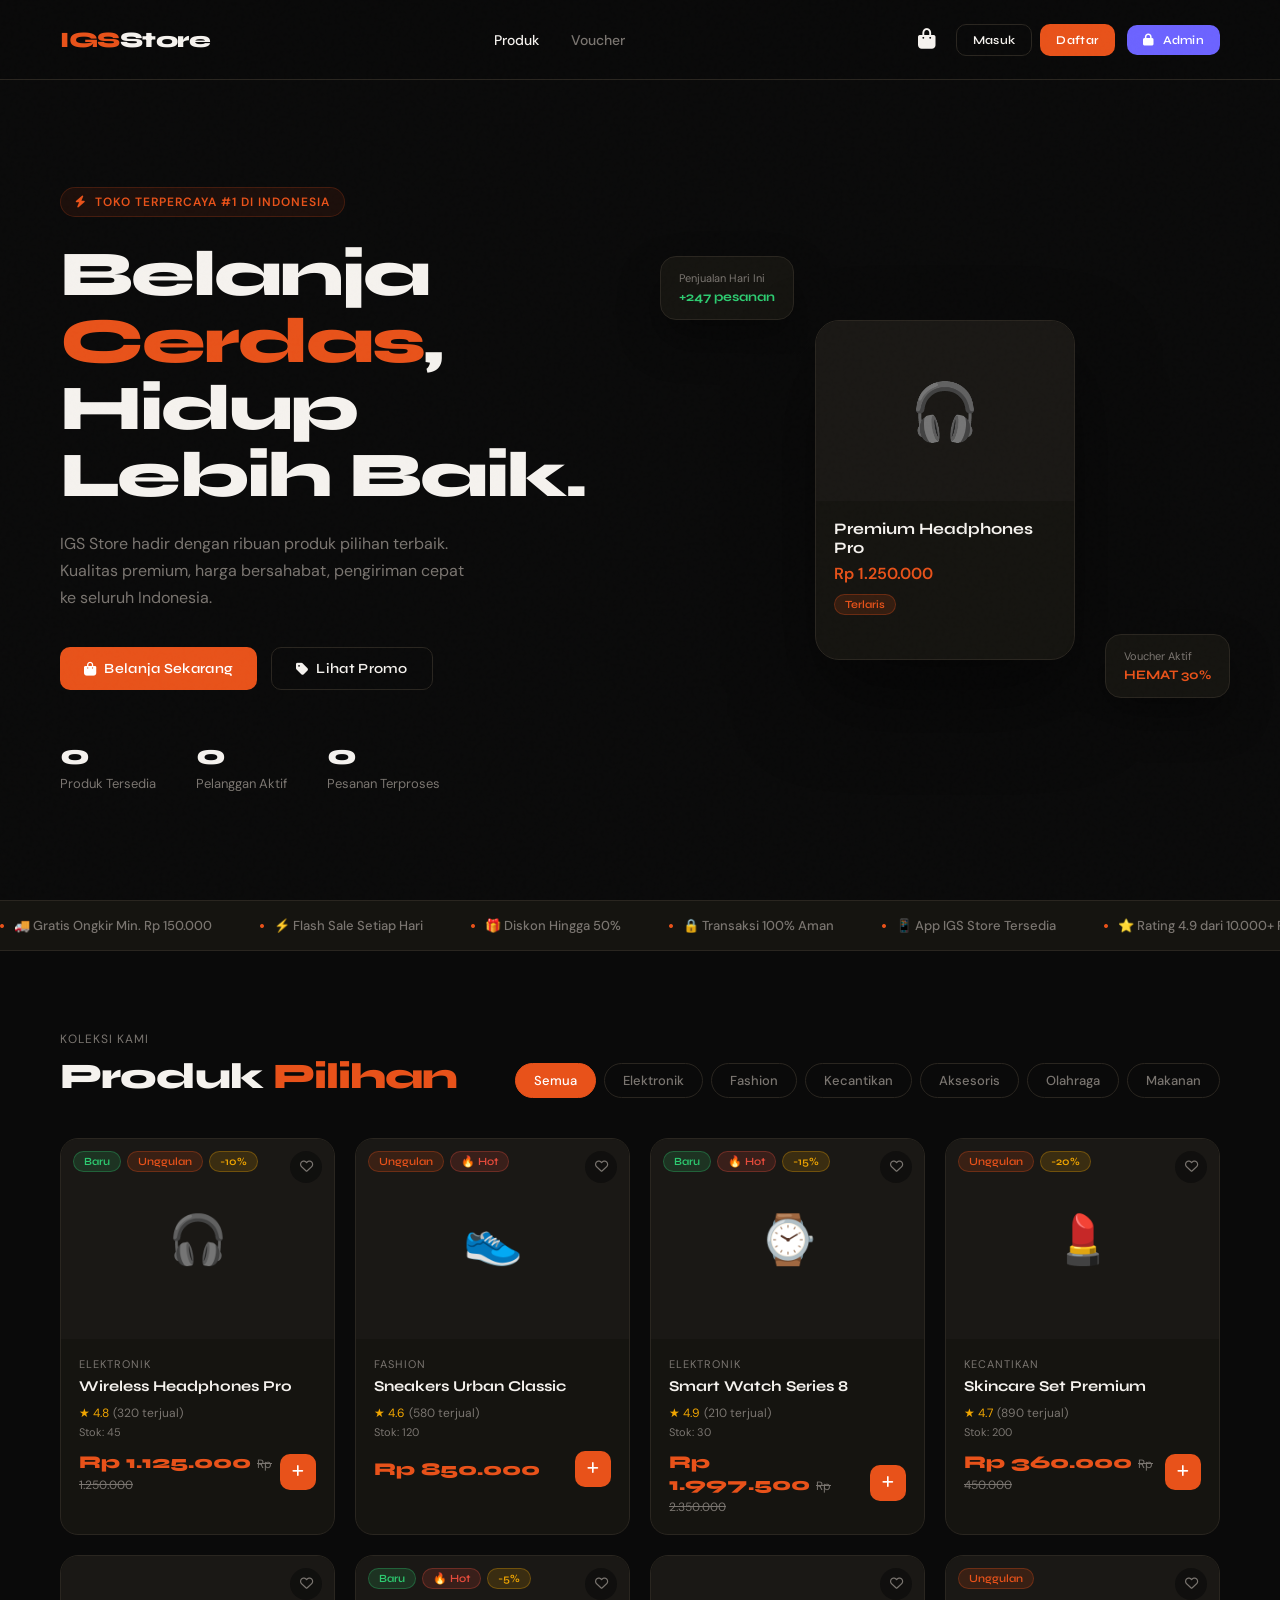
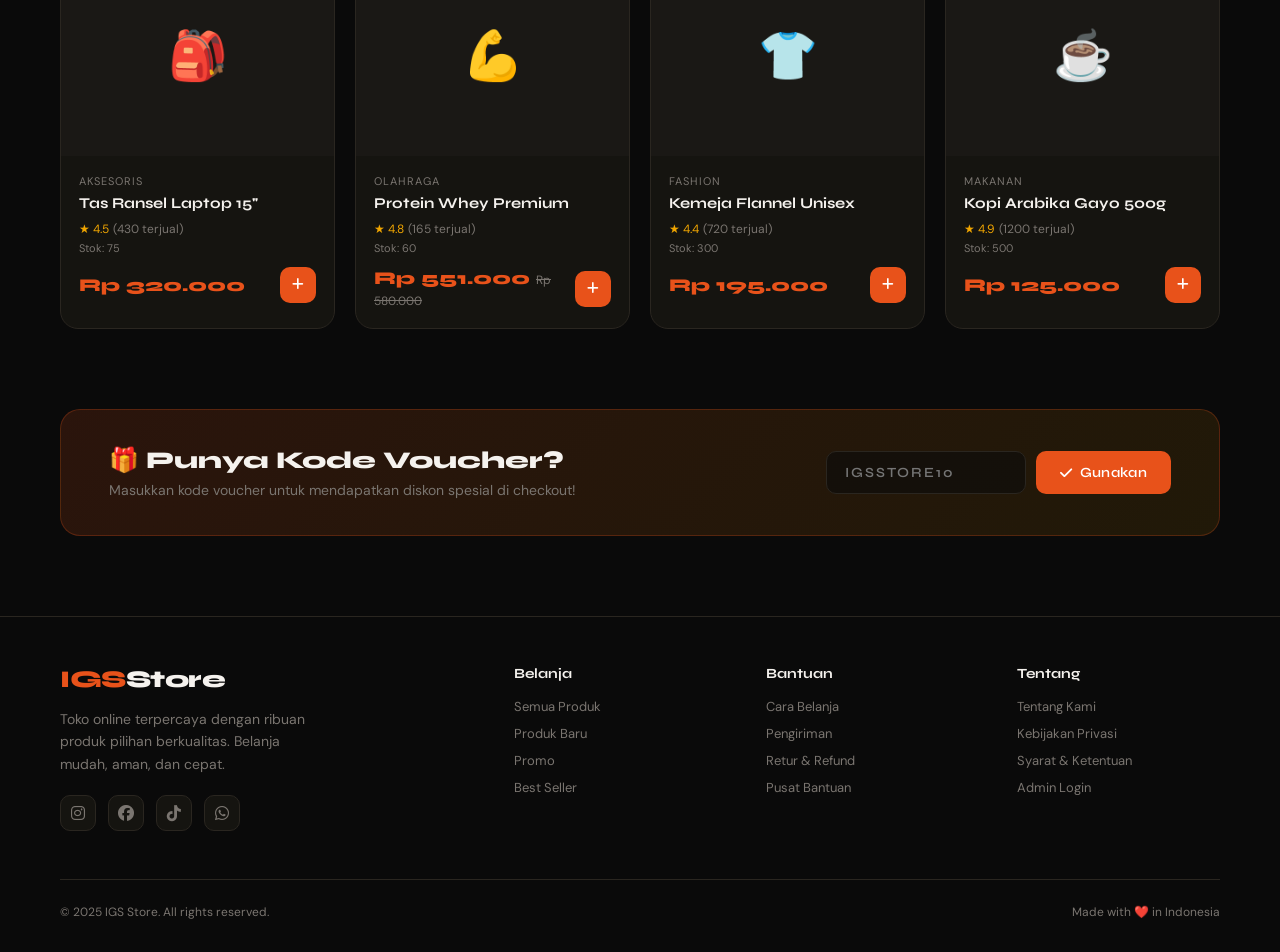
<file: igs-store.html>
<!DOCTYPE html>
<html lang="id">
<head>
<meta charset="UTF-8">
<meta name="viewport" content="width=device-width, initial-scale=1.0">
<title>IGS Store — Premium Online Shop</title>
<link href="https://fonts.googleapis.com/css2?family=Syne:wght@400;600;700;800&family=DM+Sans:ital,wght@0,300;0,400;0,500;1,300&display=swap" rel="stylesheet">
<link rel="stylesheet" href="https://cdnjs.cloudflare.com/ajax/libs/font-awesome/6.5.0/css/all.min.css">
<link rel="stylesheet" href="igs.css">
</head>
<body>

<!-- ===== TOAST CONTAINER ===== -->
<div class="toast-container" id="toastContainer"></div>

<!-- ===== CART OVERLAY ===== -->
<div class="cart-overlay" id="cartOverlay" onclick="closeCart()"></div>

<!-- ===== CART SIDEBAR ===== -->
<div class="cart-sidebar" id="cartSidebar">
  <div class="cart-header">
    <h3>🛒 Keranjang</h3>
    <button class="cart-close-btn" onclick="closeCart()"><i class="fa fa-times"></i></button>
  </div>
  <div class="cart-items" id="cartItems"></div>
  <div class="cart-footer">
    <div class="cart-voucher">
      <input type="text" id="cartVoucherInput" placeholder="KODE VOUCHER" style="text-transform:uppercase">
      <button class="btn btn-sm btn-secondary" onclick="applyCartVoucher()">Pakai</button>
    </div>
    <div class="cart-totals" id="cartTotals"></div>
    <button class="btn btn-primary btn-full" onclick="openCheckout()"><i class="fa fa-credit-card"></i> Checkout</button>
  </div>
</div>

<!-- ===== AUTH MODAL ===== -->
<div class="modal-overlay" id="authModal">
  <div class="modal auth-modal">
    <button class="modal-close" onclick="closeModal('authModal')"><i class="fa fa-times"></i></button>
    <div class="auth-tabs">
      <button class="auth-tab active" onclick="switchAuthTab('login')">Masuk</button>
      <button class="auth-tab" onclick="switchAuthTab('register')">Daftar</button>
    </div>
    <div class="auth-content active" id="auth-login">
      <h3 style="margin-bottom:6px;font-size:22px">Selamat datang kembali!</h3>
      <p style="color:var(--muted);font-size:14px;margin-bottom:24px">Masuk untuk melanjutkan belanja</p>
      <button class="btn btn-social" onclick="socialLogin('google')"><i class="fab fa-google" style="color:#EA4335"></i> Lanjutkan dengan Google</button>
      <button class="btn btn-social" onclick="socialLogin('facebook')"><i class="fab fa-facebook" style="color:#1877F2"></i> Lanjutkan dengan Facebook</button>
      <button class="btn btn-social" onclick="socialLogin('instagram')"><i class="fab fa-instagram" style="color:#E1306C"></i> Lanjutkan dengan Instagram</button>
      <div class="form-divider">atau dengan email</div>
      <div class="form-group">
        <label class="form-label">Email</label>
        <input type="email" class="form-input" id="loginEmail" placeholder="nama@email.com">
      </div>
      <div class="form-group">
        <label class="form-label">Password</label>
        <input type="password" class="form-input" id="loginPass" placeholder="••••••••">
      </div>
      <div class="forgot-link" onclick="showForgotPassword()">Lupa password?</div>
      <button class="btn btn-primary btn-full" onclick="handleLogin()"><i class="fa fa-sign-in-alt"></i> Masuk</button>
    </div>
    <div class="auth-content" id="auth-register">
      <h3 style="margin-bottom:6px;font-size:22px">Buat akun baru</h3>
      <p style="color:var(--muted);font-size:14px;margin-bottom:24px">Bergabunglah dengan IGS Store</p>
      <button class="btn btn-social" onclick="socialLogin('google')"><i class="fab fa-google" style="color:#EA4335"></i> Daftar dengan Google</button>
      <button class="btn btn-social" onclick="socialLogin('facebook')"><i class="fab fa-facebook" style="color:#1877F2"></i> Daftar dengan Facebook</button>
      <button class="btn btn-social" onclick="socialLogin('instagram')"><i class="fab fa-instagram" style="color:#E1306C"></i> Daftar dengan Instagram</button>
      <div class="form-divider">atau dengan email</div>
      <div class="form-group">
        <label class="form-label">Nama Lengkap</label>
        <input type="text" class="form-input" id="regName" placeholder="Nama kamu">
      </div>
      <div class="form-group">
        <label class="form-label">Email</label>
        <input type="email" class="form-input" id="regEmail" placeholder="nama@email.com">
      </div>
      <div class="form-group">
        <label class="form-label">Password</label>
        <input type="password" class="form-input" id="regPass" placeholder="Min. 8 karakter">
      </div>
      <button class="btn btn-primary btn-full" onclick="handleRegister()"><i class="fa fa-user-plus"></i> Buat Akun</button>
    </div>
  </div>
</div>

<!-- ===== PRODUCT DETAIL MODAL ===== -->
<div class="modal-overlay" id="productModal">
  <div class="modal" style="max-width:800px;padding:0;overflow:hidden">
    <button class="modal-close" style="top:16px;right:16px;z-index:10" onclick="closeModal('productModal')"><i class="fa fa-times"></i></button>
    <div id="productModalContent" style="padding:36px"></div>
  </div>
</div>

<!-- ===== CHECKOUT MODAL ===== -->
<div class="modal-overlay" id="checkoutModal">
  <div class="modal checkout-modal" style="max-height:90vh;overflow-y:auto">
    <button class="modal-close" onclick="closeModal('checkoutModal')"><i class="fa fa-times"></i></button>
    <h3 style="font-size:22px;margin-bottom:24px">Selesaikan Pesanan</h3>
    <div class="checkout-section">
      <div class="checkout-section-title">📦 Produk Dipesan</div>
      <div id="checkoutItems"></div>
    </div>
    <div class="checkout-section">
      <div class="checkout-section-title">📍 Alamat Pengiriman</div>
      <div class="product-form-grid">
        <div class="form-group">
          <label class="form-label">Nama Penerima</label>
          <input class="form-input" id="shipName" placeholder="Nama lengkap">
        </div>
        <div class="form-group">
          <label class="form-label">No. HP</label>
          <input class="form-input" id="shipPhone" placeholder="08xx-xxxx-xxxx">
        </div>
        <div class="form-group full">
          <label class="form-label">Alamat Lengkap</label>
          <textarea class="form-input" id="shipAddress" placeholder="Jl. ... No. ..., RT/RW, Kelurahan, Kecamatan, Kota, Provinsi, Kode Pos"></textarea>
        </div>
      </div>
    </div>
    <div class="checkout-section">
      <div class="checkout-section-title">💳 Metode Pembayaran</div>
      <div class="payment-methods" id="paymentMethods">
        <div class="payment-option selected" onclick="selectPayment(this,'transfer')"><i class="fa fa-university"></i> Transfer Bank</div>
        <div class="payment-option" onclick="selectPayment(this,'wallet')"><i class="fa fa-wallet"></i> E-Wallet</div>
        <div class="payment-option" onclick="selectPayment(this,'cod')"><i class="fa fa-truck"></i> COD</div>
        <div class="payment-option" onclick="selectPayment(this,'cc')"><i class="fa fa-credit-card"></i> Kartu Kredit</div>
      </div>
    </div>
    <div class="checkout-section">
      <div class="checkout-section-title">📊 Ringkasan</div>
      <div class="checkout-summary" id="checkoutSummary"></div>
    </div>
    <button class="btn btn-primary btn-full" onclick="placeOrder()" style="margin-top:8px"><i class="fa fa-check-circle"></i> Buat Pesanan</button>
  </div>
</div>

<!-- ===== ADD/EDIT PRODUCT MODAL ===== -->
<div class="modal-overlay" id="productFormModal">
  <div class="modal" style="max-width:600px;max-height:90vh;overflow-y:auto">
    <button class="modal-close" onclick="closeModal('productFormModal')"><i class="fa fa-times"></i></button>
    <h3 id="productFormTitle" style="font-size:20px;margin-bottom:24px">Tambah Produk</h3>
    <input type="hidden" id="editProductId">
    <div class="product-form-grid">
      <div class="form-group full">
        <label class="form-label">Nama Produk *</label>
        <input class="form-input" id="pName" placeholder="Masukkan nama produk">
      </div>
      <div class="form-group">
        <label class="form-label">Kategori *</label>
        <select class="form-input" id="pCategory">
          <option value="">Pilih kategori</option>
          <option value="Elektronik">Elektronik</option>
          <option value="Fashion">Fashion</option>
          <option value="Aksesoris">Aksesoris</option>
          <option value="Olahraga">Olahraga</option>
          <option value="Kecantikan">Kecantikan</option>
          <option value="Makanan">Makanan</option>
          <option value="Lainnya">Lainnya</option>
        </select>
      </div>
      <div class="form-group">
        <label class="form-label">Harga (Rp) *</label>
        <input class="form-input" id="pPrice" type="number" placeholder="0">
      </div>
      <div class="form-group">
        <label class="form-label">Diskon (%)</label>
        <input class="form-input" id="pDiscount" type="number" placeholder="0" min="0" max="100">
      </div>
      <div class="form-group">
        <label class="form-label">Stok *</label>
        <input class="form-input" id="pStock" type="number" placeholder="0">
      </div>
      <div class="form-group full">
        <label class="form-label">Emoji / Ikon Produk</label>
        <input class="form-input" id="pEmoji" placeholder="🎧 (copy paste emoji)">
      </div>
      <div class="form-group full">
        <label class="form-label">Deskripsi</label>
        <textarea class="form-input" id="pDesc" placeholder="Deskripsi produk..."></textarea>
      </div>
      <div class="form-group full">
        <label class="form-label">Label Khusus</label>
        <div style="display:flex;gap:8px;flex-wrap:wrap">
          <label style="display:flex;align-items:center;gap:6px;font-size:14px;cursor:pointer">
            <input type="checkbox" id="pIsNew"> Baru
          </label>
          <label style="display:flex;align-items:center;gap:6px;font-size:14px;cursor:pointer">
            <input type="checkbox" id="pIsFeatured"> Unggulan
          </label>
          <label style="display:flex;align-items:center;gap:6px;font-size:14px;cursor:pointer">
            <input type="checkbox" id="pIsHot"> Hot
          </label>
        </div>
      </div>
    </div>
    <div style="display:flex;gap:10px;margin-top:8px">
      <button class="btn btn-secondary" style="flex:1" onclick="closeModal('productFormModal')">Batal</button>
      <button class="btn btn-admin" style="flex:1" onclick="saveProduct()"><i class="fa fa-save"></i> Simpan Produk</button>
    </div>
  </div>
</div>

<!-- ===== ADD VOUCHER MODAL ===== -->
<div class="modal-overlay" id="voucherFormModal">
  <div class="modal" style="max-width:480px">
    <button class="modal-close" onclick="closeModal('voucherFormModal')"><i class="fa fa-times"></i></button>
    <h3 id="voucherFormTitle" style="font-size:20px;margin-bottom:24px">Buat Voucher</h3>
    <input type="hidden" id="editVoucherId">
    <div class="form-group">
      <label class="form-label">Kode Voucher *</label>
      <input class="form-input" id="vCode" placeholder="IGSSTORE20" style="text-transform:uppercase;letter-spacing:2px;font-weight:700">
    </div>
    <div class="product-form-grid">
      <div class="form-group">
        <label class="form-label">Tipe Diskon</label>
        <select class="form-input" id="vType">
          <option value="percent">Persen (%)</option>
          <option value="fixed">Nominal (Rp)</option>
        </select>
      </div>
      <div class="form-group">
        <label class="form-label">Nilai Diskon *</label>
        <input class="form-input" id="vValue" type="number" placeholder="20">
      </div>
      <div class="form-group">
        <label class="form-label">Min. Pembelian (Rp)</label>
        <input class="form-input" id="vMinOrder" type="number" placeholder="0">
      </div>
      <div class="form-group">
        <label class="form-label">Batas Penggunaan</label>
        <input class="form-input" id="vLimit" type="number" placeholder="100">
      </div>
      <div class="form-group">
        <label class="form-label">Berlaku Sampai</label>
        <input class="form-input" id="vExpiry" type="date">
      </div>
    </div>
    <div style="display:flex;gap:10px;margin-top:8px">
      <button class="btn btn-secondary" style="flex:1" onclick="closeModal('voucherFormModal')">Batal</button>
      <button class="btn btn-admin" style="flex:1" onclick="saveVoucher()"><i class="fa fa-tag"></i> Simpan Voucher</button>
    </div>
  </div>
</div>

<!-- ===== ADMIN LOGIN MODAL ===== -->
<div class="modal-overlay" id="adminLoginModal">
  <div class="modal" style="max-width:420px">
    <button class="modal-close" onclick="closeModal('adminLoginModal')"><i class="fa fa-times"></i></button>
    <div style="text-align:center;margin-bottom:24px">
      <div style="width:56px;height:56px;background:rgba(108,99,255,.15);border-radius:16px;display:flex;align-items:center;justify-content:center;margin:0 auto 14px;font-size:24px;color:var(--admin-accent)"><i class="fa fa-shield-alt"></i></div>
      <h3 style="font-size:20px">Admin Login</h3>
      <p style="color:var(--muted);font-size:13px;margin-top:6px">Akses panel administrasi IGS Store</p>
    </div>
    <div class="form-group">
      <label class="form-label">Email Admin</label>
      <input class="form-input" id="adminEmail" placeholder="admin@igsstore.com">
    </div>
    <div class="form-group">
      <label class="form-label">Password</label>
      <input class="form-input" type="password" id="adminPass" placeholder="••••••••">
    </div>
    <button class="btn btn-admin btn-full" onclick="handleAdminLogin()"><i class="fa fa-sign-in-alt"></i> Masuk sebagai Admin</button>
    <div class="form-divider">atau</div>
    <p style="text-align:center;font-size:13px;color:var(--muted)">Belum punya akun admin? <a onclick="showAdminRegister()" style="color:var(--admin-accent);cursor:pointer">Daftar & minta verifikasi</a></p>
  </div>
</div>

<!-- ===== ADMIN REGISTER MODAL ===== -->
<div class="modal-overlay" id="adminRegModal">
  <div class="modal" style="max-width:440px">
    <button class="modal-close" onclick="closeModal('adminRegModal')"><i class="fa fa-times"></i></button>
    <div style="margin-bottom:24px">
      <h3 style="font-size:20px;margin-bottom:6px">Daftar Akun Admin</h3>
      <p style="color:var(--muted);font-size:13px">Pendaftaran memerlukan verifikasi dari pemilik website sebelum akun diaktifkan.</p>
    </div>
    <div class="form-group">
      <label class="form-label">Nama Lengkap *</label>
      <input class="form-input" id="adminRegName" placeholder="Nama admin">
    </div>
    <div class="form-group">
      <label class="form-label">Email *</label>
      <input class="form-input" id="adminRegEmail" placeholder="admin@email.com">
    </div>
    <div class="form-group">
      <label class="form-label">Password *</label>
      <input class="form-input" type="password" id="adminRegPass" placeholder="Min. 8 karakter">
    </div>
    <div class="form-group">
      <label class="form-label">Alasan Mendaftar</label>
      <textarea class="form-input" id="adminRegReason" placeholder="Jelaskan peran Anda..." style="min-height:70px"></textarea>
    </div>
    <div style="background:rgba(240,165,0,.08);border:1px solid rgba(240,165,0,.2);border-radius:10px;padding:12px;margin-bottom:16px;font-size:13px;color:var(--accent2)">
      <i class="fa fa-info-circle"></i> Akun Anda akan berstatus <strong>pending</strong> hingga disetujui oleh pemilik website.
    </div>
    <button class="btn btn-admin btn-full" onclick="handleAdminRegister()"><i class="fa fa-paper-plane"></i> Kirim Permintaan</button>
  </div>
</div>

<!-- ============================================
     SCREEN: HOME
     ============================================ -->
<div id="screen-home" class="screen active">

  <!-- NAVBAR -->
  <nav class="navbar">
    <div class="nav-logo"><span>IGS</span>Store</div>
    <div class="nav-links">
      <a onclick="scrollToProducts()" class="active">Produk</a>
      <a onclick="scrollToVoucher()">Voucher</a>
      <a onclick="showScreen('screen-profile')" id="navProfileLink" style="display:none">Pesanan Saya</a>
    </div>
    <div class="nav-actions">
      <button class="cart-btn" onclick="openCart()" id="cartBtnEl">
        <i class="fa fa-shopping-bag"></i>
        <span class="cart-count" id="cartCountBadge" style="display:none">0</span>
      </button>
      <div class="user-menu" id="userMenuEl" style="display:none">
        <div class="user-avatar" id="userAvatarEl" onclick="toggleUserMenu()"></div>
        <div class="user-dropdown" id="userDropdown">
          <a onclick="showScreen('screen-profile');toggleUserMenu()"><i class="fa fa-user"></i> Profil Saya</a>
          <a onclick="showScreen('screen-profile');toggleUserMenu()"><i class="fa fa-box"></i> Pesanan</a>
          <a onclick="handleLogout()" class="danger"><i class="fa fa-sign-out-alt"></i> Keluar</a>
        </div>
      </div>
      <div id="guestActions" style="display:flex;gap:8px">
        <button class="btn btn-secondary btn-sm" onclick="openAuthModal()">Masuk</button>
        <button class="btn btn-primary btn-sm" onclick="openAuthModal()">Daftar</button>
      </div>
      <button class="btn btn-admin btn-sm" onclick="openAdminLogin()" id="adminLoginBtn">
        <i class="fa fa-lock"></i> Admin
      </button>
    </div>
  </nav>

  <!-- HERO -->
  <section class="hero">
    <div class="hero-content">
      <div class="hero-eyebrow fade-up"><i class="fa fa-bolt"></i> Toko Terpercaya #1 di Indonesia</div>
      <h1 class="hero-title fade-up-2">Belanja <span>Cerdas</span>,<br>Hidup Lebih Baik.</h1>
      <p class="hero-desc fade-up-3">IGS Store hadir dengan ribuan produk pilihan terbaik. Kualitas premium, harga bersahabat, pengiriman cepat ke seluruh Indonesia.</p>
      <div class="hero-actions fade-up-4">
        <button class="btn btn-primary" onclick="scrollToProducts()"><i class="fa fa-shopping-bag"></i> Belanja Sekarang</button>
        <button class="btn btn-secondary" onclick="scrollToVoucher()"><i class="fa fa-tag"></i> Lihat Promo</button>
      </div>
      <div class="hero-stats">
        <div class="hero-stat">
          <span id="statProducts">0</span>
          <small>Produk Tersedia</small>
        </div>
        <div class="hero-stat">
          <span id="statUsers">0</span>
          <small>Pelanggan Aktif</small>
        </div>
        <div class="hero-stat">
          <span id="statOrders">0</span>
          <small>Pesanan Terproses</small>
        </div>
      </div>
    </div>
    <div class="hero-visual">
      <div class="hero-card-float" style="top:5%;left:-10px">
        <div class="float-label">Penjualan Hari Ini</div>
        <div class="float-val green">+247 pesanan</div>
      </div>
      <div class="hero-card-main">
        <div class="product-img-placeholder" style="height:180px;background:#1a1815;border-radius:0;font-size:56px">🎧</div>
        <div class="card-info">
          <div class="card-name">Premium Headphones Pro</div>
          <div class="card-price">Rp 1.250.000</div>
          <div style="margin-top:8px"><span class="badge badge-orange">Terlaris</span></div>
        </div>
      </div>
      <div class="hero-card-float" style="bottom:10%;right:-10px">
        <div class="float-label">Voucher Aktif</div>
        <div class="float-val orange">HEMAT 30%</div>
      </div>
    </div>
  </section>

  <!-- MARQUEE -->
  <div class="marquee-wrap">
    <div class="marquee" id="marqueeEl"></div>
  </div>

  <!-- PRODUCTS SECTION -->
  <section class="products-section" id="productsSection">
    <div class="section-header">
      <div>
        <div style="color:var(--muted);font-size:12px;text-transform:uppercase;letter-spacing:1px;margin-bottom:8px">Koleksi Kami</div>
        <h2 class="section-title">Produk <span>Pilihan</span></h2>
      </div>
      <div>
        <div class="filter-tabs" id="filterTabs"></div>
      </div>
    </div>
    <div class="product-grid" id="productGrid"></div>
  </section>

  <!-- VOUCHER BANNER -->
  <div class="voucher-banner" id="voucherSection">
    <div class="voucher-banner-text">
      <h3>🎁 Punya Kode Voucher?</h3>
      <p>Masukkan kode voucher untuk mendapatkan diskon spesial di checkout!</p>
    </div>
    <div class="voucher-code-input">
      <input type="text" placeholder="IGSSTORE10" id="herVoucherInput" style="text-transform:uppercase">
      <button class="btn btn-primary" onclick="applyHeroVoucher()"><i class="fa fa-check"></i> Gunakan</button>
    </div>
  </div>

  <!-- FOOTER -->
  <footer class="footer">
    <div class="footer-grid">
      <div class="footer-brand">
        <span class="nav-logo"><span>IGS</span>Store</span>
        <p>Toko online terpercaya dengan ribuan produk pilihan berkualitas. Belanja mudah, aman, dan cepat.</p>
        <div class="social-links" style="margin-top:20px">
          <a class="social-link"><i class="fab fa-instagram"></i></a>
          <a class="social-link"><i class="fab fa-facebook"></i></a>
          <a class="social-link"><i class="fab fa-tiktok"></i></a>
          <a class="social-link"><i class="fab fa-whatsapp"></i></a>
        </div>
      </div>
      <div class="footer-col">
        <h5>Belanja</h5>
        <a>Semua Produk</a>
        <a>Produk Baru</a>
        <a>Promo</a>
        <a>Best Seller</a>
      </div>
      <div class="footer-col">
        <h5>Bantuan</h5>
        <a>Cara Belanja</a>
        <a>Pengiriman</a>
        <a>Retur & Refund</a>
        <a>Pusat Bantuan</a>
      </div>
      <div class="footer-col">
        <h5>Tentang</h5>
        <a>Tentang Kami</a>
        <a>Kebijakan Privasi</a>
        <a>Syarat & Ketentuan</a>
        <a onclick="openAdminLogin()">Admin Login</a>
      </div>
    </div>
    <div class="footer-bottom">
      <span>© 2025 IGS Store. All rights reserved.</span>
      <span>Made with ❤️ in Indonesia</span>
    </div>
  </footer>
</div>

<!-- ============================================
     SCREEN: ADMIN PANEL
     ============================================ -->
<div id="screen-admin" class="screen">
  <div class="admin-layout">
    <!-- SIDEBAR -->
    <aside class="admin-sidebar">
      <div class="admin-logo">
        <span class="nav-logo"><span>IGS</span>Store</span>
        <div class="admin-badge"><span class="badge badge-purple"><i class="fa fa-shield-alt"></i> Admin Panel</span></div>
      </div>
      <nav class="admin-nav">
        <button class="admin-nav-item active" onclick="switchAdminPage('dashboard')"><i class="fa fa-chart-bar"></i> Dashboard</button>
        <button class="admin-nav-item" onclick="switchAdminPage('products')"><i class="fa fa-box"></i> Produk</button>
        <button class="admin-nav-item" onclick="switchAdminPage('vouchers')"><i class="fa fa-tag"></i> Voucher</button>
        <button class="admin-nav-item" onclick="switchAdminPage('orders')"><i class="fa fa-shopping-cart"></i> Pesanan</button>
        <button class="admin-nav-item" onclick="switchAdminPage('users')"><i class="fa fa-users"></i> Pengguna</button>
        <div class="admin-nav-divider"></div>
        <button class="admin-nav-item" onclick="switchAdminPage('pending-admins')">
          <i class="fa fa-user-clock"></i> Admin Pending
          <span class="badge badge-gold" id="pendingBadge" style="margin-left:auto;font-size:10px"></span>
        </button>
      </nav>
      <div class="admin-sidebar-footer">
        <button class="admin-nav-item" onclick="showScreen('screen-home');setAdminBtn()"><i class="fa fa-store"></i> Lihat Toko</button>
        <button class="admin-nav-item danger" style="color:var(--danger)" onclick="adminLogout()"><i class="fa fa-sign-out-alt"></i> Keluar</button>
      </div>
    </aside>

    <!-- MAIN -->
    <main class="admin-main">
      <div class="admin-topbar">
        <div>
          <div class="admin-page-title" id="adminPageTitle">Dashboard</div>
          <div style="color:var(--muted);font-size:13px;margin-top:4px">Selamat datang, <span id="adminNameDisplay"></span></div>
        </div>
        <div style="display:flex;gap:10px">
          <button class="btn btn-admin btn-sm" onclick="openProductForm()"><i class="fa fa-plus"></i> Tambah Produk</button>
        </div>
      </div>

      <!-- DASHBOARD PAGE -->
      <div class="admin-subpage active" id="page-dashboard">
        <div class="stats-grid">
          <div class="stat-card">
            <div class="stat-card-header">
              <div class="stat-icon orange"><i class="fa fa-box"></i></div>
              <span class="stat-change">+12%</span>
            </div>
            <div class="stat-value" id="dashStatProducts">0</div>
            <div class="stat-label">Total Produk</div>
          </div>
          <div class="stat-card">
            <div class="stat-card-header">
              <div class="stat-icon purple"><i class="fa fa-users"></i></div>
              <span class="stat-change">+8%</span>
            </div>
            <div class="stat-value" id="dashStatUsers">0</div>
            <div class="stat-label">Total Pengguna</div>
          </div>
          <div class="stat-card">
            <div class="stat-card-header">
              <div class="stat-icon green"><i class="fa fa-shopping-cart"></i></div>
              <span class="stat-change">+24%</span>
            </div>
            <div class="stat-value" id="dashStatOrders">0</div>
            <div class="stat-label">Total Pesanan</div>
          </div>
          <div class="stat-card">
            <div class="stat-card-header">
              <div class="stat-icon gold"><i class="fa fa-money-bill-wave"></i></div>
              <span class="stat-change">+18%</span>
            </div>
            <div class="stat-value" id="dashStatRevenue">Rp 0</div>
            <div class="stat-label">Total Pendapatan</div>
          </div>
        </div>
        <!-- Recent products table preview -->
        <div class="admin-table-wrap">
          <div class="admin-table-header">
            <span class="admin-table-title">Produk Terbaru</span>
            <button class="btn btn-secondary btn-sm" onclick="switchAdminPage('products')">Lihat Semua</button>
          </div>
          <table><thead><tr>
            <th>Produk</th><th>Kategori</th><th>Harga</th><th>Stok</th><th>Status</th>
          </tr></thead>
          <tbody id="dashProductTable"></tbody></table>
        </div>
      </div>

      <!-- PRODUCTS PAGE -->
      <div class="admin-subpage" id="page-products">
        <div class="admin-table-wrap">
          <div class="admin-table-header">
            <span class="admin-table-title">Semua Produk</span>
            <div class="admin-search"><i class="fa fa-search"></i><input placeholder="Cari produk..." id="searchProduct" oninput="renderAdminProducts()"></div>
            <button class="btn btn-admin btn-sm" onclick="openProductForm()"><i class="fa fa-plus"></i> Tambah</button>
          </div>
          <table><thead><tr>
            <th>Produk</th><th>Kategori</th><th>Harga</th><th>Stok</th><th>Label</th><th>Aksi</th>
          </tr></thead>
          <tbody id="adminProductTable"></tbody></table>
        </div>
      </div>

      <!-- VOUCHERS PAGE -->
      <div class="admin-subpage" id="page-vouchers">
        <div style="display:flex;justify-content:flex-end;margin-bottom:16px">
          <button class="btn btn-admin" onclick="openVoucherForm()"><i class="fa fa-plus"></i> Buat Voucher</button>
        </div>
        <div class="voucher-grid" id="adminVoucherGrid"></div>
      </div>

      <!-- ORDERS PAGE -->
      <div class="admin-subpage" id="page-orders">
        <div class="admin-table-wrap">
          <div class="admin-table-header">
            <span class="admin-table-title">Semua Pesanan</span>
            <div class="admin-search"><i class="fa fa-search"></i><input placeholder="Cari pesanan..."></div>
          </div>
          <table><thead><tr>
            <th>ID Pesanan</th><th>Pelanggan</th><th>Produk</th><th>Total</th><th>Status</th><th>Tanggal</th>
          </tr></thead>
          <tbody id="adminOrderTable"></tbody></table>
        </div>
      </div>

      <!-- USERS PAGE -->
      <div class="admin-subpage" id="page-users">
        <div class="admin-table-wrap">
          <div class="admin-table-header">
            <span class="admin-table-title">Semua Pengguna</span>
            <div class="admin-search"><i class="fa fa-search"></i><input placeholder="Cari pengguna..." id="searchUser" oninput="renderAdminUsers()"></div>
          </div>
          <table><thead><tr>
            <th>Pengguna</th><th>Email</th><th>Status</th><th>Pesanan</th><th>Bergabung</th><th>Aksi</th>
          </tr></thead>
          <tbody id="adminUserTable"></tbody></table>
        </div>
      </div>

      <!-- PENDING ADMINS PAGE -->
      <div class="admin-subpage" id="page-pending-admins">
        <div class="admin-table-wrap" style="padding:24px">
          <div style="margin-bottom:20px">
            <h3 style="font-size:18px;font-weight:800;margin-bottom:6px">Permintaan Admin Pending</h3>
            <p style="color:var(--muted);font-size:14px">Tinjau dan setujui atau tolak permintaan akun admin baru.</p>
          </div>
          <div id="pendingAdminList"></div>
        </div>
      </div>

    </main>
  </div>
</div>

<!-- ============================================
     SCREEN: USER PROFILE
     ============================================ -->
<div id="screen-profile" class="screen">
  <!-- REUSE NAVBAR from home - we'll show it via JS -->
  <nav class="navbar">
    <div class="nav-logo" onclick="showScreen('screen-home')" style="cursor:pointer"><span>IGS</span>Store</div>
    <div class="nav-links">
      <a onclick="showScreen('screen-home')">← Kembali Belanja</a>
    </div>
    <div class="nav-actions">
      <button class="cart-btn" onclick="openCart()">
        <i class="fa fa-shopping-bag"></i>
        <span class="cart-count" id="cartCountBadge2" style="display:none">0</span>
      </button>
    </div>
  </nav>

  <div class="profile-layout">
    <div class="profile-sidebar">
      <div class="profile-avatar-wrap">
        <div class="profile-avatar-big" id="profileAvatarBig"></div>
        <div class="profile-username" id="profileUsername"></div>
        <div class="profile-email" id="profileEmail"></div>
        <div style="margin-top:8px"><span class="badge badge-green">Pengguna Aktif</span></div>
      </div>
      <div style="border-top:1px solid var(--border);padding-top:16px;margin-top:16px">
        <div class="profile-nav-item active" onclick="switchProfileSection('orders')"><i class="fa fa-box"></i> Pesanan Saya</div>
        <div class="profile-nav-item" onclick="switchProfileSection('account')"><i class="fa fa-user-cog"></i> Akun</div>
        <div class="profile-nav-item" onclick="switchProfileSection('vouchers')"><i class="fa fa-tag"></i> Voucher Saya</div>
        <div style="border-top:1px solid var(--border);margin:16px 0"></div>
        <div class="profile-nav-item" style="color:var(--danger)" onclick="handleLogout()"><i class="fa fa-sign-out-alt"></i> Keluar</div>
      </div>
    </div>
    <div class="profile-main">
      <!-- ORDERS SECTION -->
      <div class="profile-section active" id="section-orders">
        <div class="profile-card">
          <h3 class="profile-card-title">📦 Pesanan Saya</h3>
          <div id="userOrderList"></div>
        </div>
      </div>
      <!-- ACCOUNT SECTION -->
      <div class="profile-section" id="section-account">
        <div class="profile-card">
          <h3 class="profile-card-title">⚙️ Informasi Akun</h3>
          <div class="product-form-grid">
            <div class="form-group">
              <label class="form-label">Nama Lengkap</label>
              <input class="form-input" id="editProfileName">
            </div>
            <div class="form-group">
              <label class="form-label">Email</label>
              <input class="form-input" id="editProfileEmail" disabled style="opacity:.5">
            </div>
            <div class="form-group full">
              <label class="form-label">Alamat Default</label>
              <textarea class="form-input" id="editProfileAddress" placeholder="Alamat pengiriman utama Anda..."></textarea>
            </div>
            <div class="form-group">
              <label class="form-label">No. HP</label>
              <input class="form-input" id="editProfilePhone" placeholder="08xx-xxxx-xxxx">
            </div>
          </div>
          <button class="btn btn-primary" onclick="saveProfile()"><i class="fa fa-save"></i> Simpan Perubahan</button>
        </div>
        <div class="profile-card">
          <h3 class="profile-card-title">🔒 Keamanan</h3>
          <div class="form-group">
            <label class="form-label">Password Baru</label>
            <input class="form-input" type="password" id="newPass" placeholder="Biarkan kosong jika tidak ingin ubah">
          </div>
          <div class="form-group">
            <label class="form-label">Konfirmasi Password Baru</label>
            <input class="form-input" type="password" id="confirmPass" placeholder="Ulangi password baru">
          </div>
          <button class="btn btn-secondary" onclick="changePassword()"><i class="fa fa-lock"></i> Ubah Password</button>
        </div>
      </div>
      <!-- VOUCHERS SECTION -->
      <div class="profile-section" id="section-vouchers">
        <div class="profile-card">
          <h3 class="profile-card-title">🎟️ Voucher Tersedia</h3>
          <p style="color:var(--muted);font-size:14px;margin-bottom:20px">Klaim voucher berikut untuk digunakan saat checkout</p>
          <div class="voucher-grid" id="userVoucherGrid"></div>
        </div>
      </div>
    </div>
  </div>
</div>
<script src="igs.js"></script>
</body>
</html>
</file>
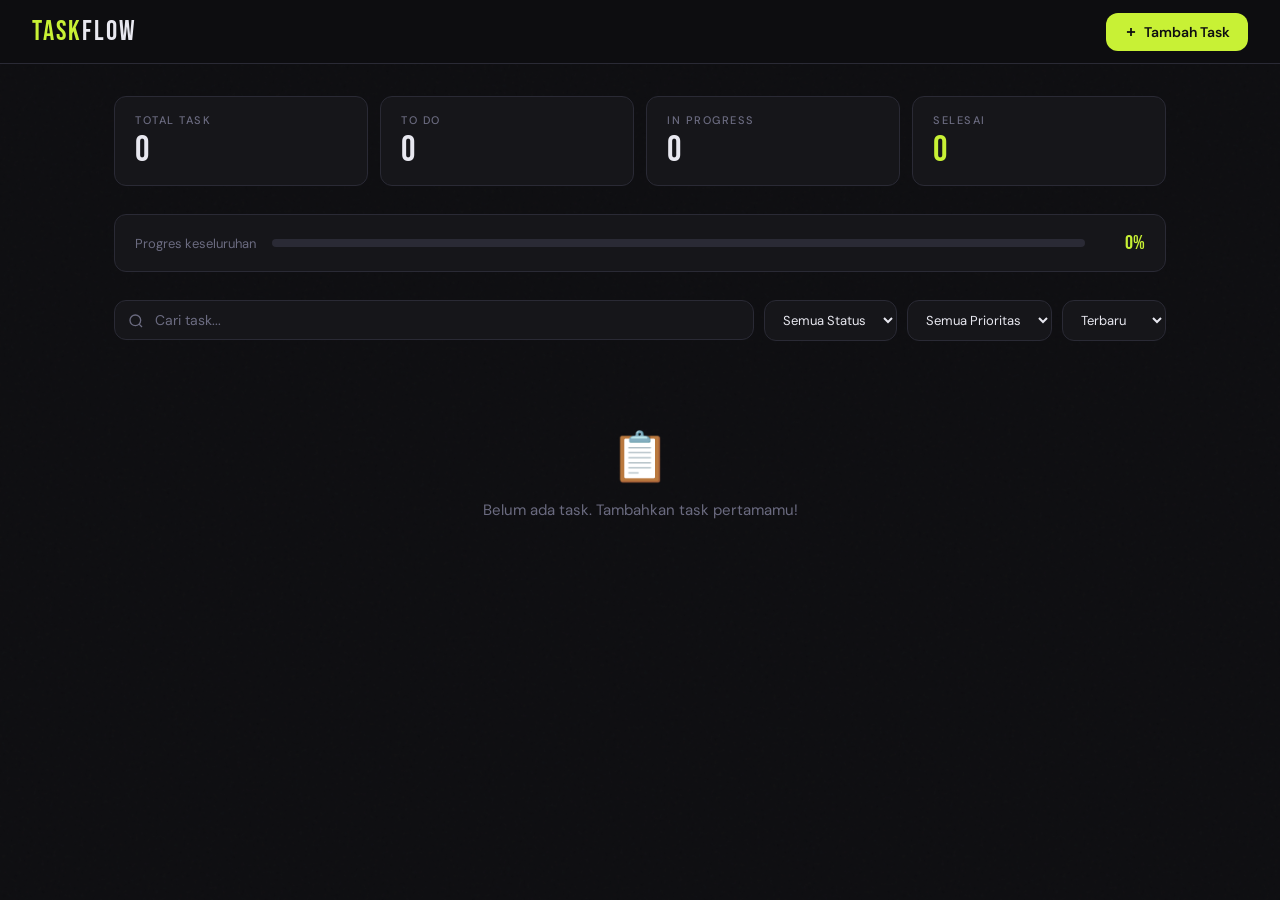
<file: taskmanajer.html>
<!DOCTYPE html>
<html lang="id">
<head>
<meta charset="UTF-8" />
<meta name="viewport" content="width=device-width, initial-scale=1.0" />
<title>TaskFlow — Task Manager</title>
<link href="https://fonts.googleapis.com/css2?family=Bebas+Neue&family=DM+Sans:wght@300;400;500;600&display=swap" rel="stylesheet" />
<style>
  :root {
    --bg: #0e0e11;
    --surface: #16161a;
    --surface2: #1e1e24;
    --border: #2a2a35;
    --accent: #c8f135;
    --accent2: #7b61ff;
    --text: #e8e8f0;
    --muted: #6b6b80;
    --high: #ff4d6d;
    --med: #ffa843;
    --low: #4dffb4;
    --done-bg: #1a2a1a;
    --radius: 12px;
  }

  * { box-sizing: border-box; margin: 0; padding: 0; }

  body {
    background: var(--bg);
    color: var(--text);
    font-family: 'DM Sans', sans-serif;
    min-height: 100vh;
    overflow-x: hidden;
  }

  /* Noise texture overlay */
  body::before {
    content: '';
    position: fixed;
    inset: 0;
    background-image: url("data:image/svg+xml,%3Csvg viewBox='0 0 256 256' xmlns='http://www.w3.org/2000/svg'%3E%3Cfilter id='noise'%3E%3CfeTurbulence type='fractalNoise' baseFrequency='0.9' numOctaves='4' stitchTiles='stitch'/%3E%3C/filter%3E%3Crect width='100%25' height='100%25' filter='url(%23noise)' opacity='0.04'/%3E%3C/svg%3E");
    pointer-events: none;
    z-index: 0;
    opacity: 0.5;
  }

  /* ── HEADER ── */
  header {
    position: sticky; top: 0; z-index: 100;
    background: rgba(14,14,17,0.85);
    backdrop-filter: blur(20px);
    border-bottom: 1px solid var(--border);
    padding: 0 32px;
    display: flex; align-items: center; justify-content: space-between;
    height: 64px;
  }

  .logo {
    font-family: 'Bebas Neue', sans-serif;
    font-size: 28px;
    letter-spacing: 2px;
    color: var(--accent);
  }
  .logo span { color: var(--text); }

  .header-actions { display: flex; gap: 10px; align-items: center; }

  /* ── MAIN ── */
  main {
    max-width: 1100px;
    margin: 0 auto;
    padding: 32px 24px 80px;
    position: relative; z-index: 1;
  }

  /* ── STATS BAR ── */
  .stats {
    display: grid;
    grid-template-columns: repeat(4, 1fr);
    gap: 12px;
    margin-bottom: 28px;
  }

  .stat-card {
    background: var(--surface);
    border: 1px solid var(--border);
    border-radius: var(--radius);
    padding: 16px 20px;
    position: relative;
    overflow: hidden;
    transition: border-color .2s;
  }
  .stat-card:hover { border-color: var(--accent); }
  .stat-card::after {
    content: '';
    position: absolute;
    bottom: 0; left: 0; right: 0;
    height: 3px;
    background: var(--accent);
    transform: scaleX(0);
    transform-origin: left;
    transition: transform .3s;
  }
  .stat-card:hover::after { transform: scaleX(1); }

  .stat-label {
    font-size: 11px;
    font-weight: 500;
    letter-spacing: 1.5px;
    text-transform: uppercase;
    color: var(--muted);
    margin-bottom: 6px;
  }
  .stat-value {
    font-family: 'Bebas Neue', sans-serif;
    font-size: 36px;
    line-height: 1;
    color: var(--text);
  }
  .stat-card.done .stat-value { color: var(--accent); }

  /* Progress bar */
  .progress-wrap {
    background: var(--surface);
    border: 1px solid var(--border);
    border-radius: var(--radius);
    padding: 16px 20px;
    margin-bottom: 28px;
    display: flex;
    align-items: center;
    gap: 16px;
  }
  .progress-label { font-size: 13px; color: var(--muted); white-space: nowrap; }
  .progress-bar {
    flex: 1;
    height: 8px;
    background: var(--border);
    border-radius: 99px;
    overflow: hidden;
  }
  .progress-fill {
    height: 100%;
    background: linear-gradient(90deg, var(--accent2), var(--accent));
    border-radius: 99px;
    transition: width .5s cubic-bezier(.4,0,.2,1);
    width: 0%;
  }
  .progress-pct {
    font-family: 'Bebas Neue', sans-serif;
    font-size: 20px;
    color: var(--accent);
    min-width: 44px;
    text-align: right;
  }

  /* ── CONTROLS ── */
  .controls {
    display: flex;
    gap: 10px;
    margin-bottom: 20px;
    flex-wrap: wrap;
  }

  .search-wrap {
    flex: 1;
    min-width: 200px;
    position: relative;
  }
  .search-wrap svg {
    position: absolute;
    left: 14px; top: 50%;
    transform: translateY(-50%);
    color: var(--muted);
  }
  .search-wrap input {
    width: 100%;
    background: var(--surface);
    border: 1px solid var(--border);
    border-radius: var(--radius);
    color: var(--text);
    font-family: 'DM Sans', sans-serif;
    font-size: 14px;
    padding: 10px 14px 10px 40px;
    outline: none;
    transition: border-color .2s;
  }
  .search-wrap input:focus { border-color: var(--accent2); }
  .search-wrap input::placeholder { color: var(--muted); }

  select, .filter-btn {
    background: var(--surface);
    border: 1px solid var(--border);
    border-radius: var(--radius);
    color: var(--text);
    font-family: 'DM Sans', sans-serif;
    font-size: 13px;
    padding: 10px 14px;
    cursor: pointer;
    outline: none;
    transition: border-color .2s, background .2s;
  }
  select:focus, .filter-btn:hover { border-color: var(--accent2); }
  select option { background: var(--surface2); }

  .filter-btn.active {
    background: var(--accent);
    color: #000;
    border-color: var(--accent);
    font-weight: 600;
  }

  /* ── ADD BUTTON ── */
  .btn-add {
    display: flex; align-items: center; gap: 6px;
    background: var(--accent);
    color: #0e0e11;
    font-family: 'DM Sans', sans-serif;
    font-weight: 600;
    font-size: 14px;
    border: none;
    border-radius: var(--radius);
    padding: 10px 18px;
    cursor: pointer;
    transition: transform .15s, box-shadow .15s;
    white-space: nowrap;
  }
  .btn-add:hover { transform: translateY(-1px); box-shadow: 0 4px 20px rgba(200,241,53,.25); }
  .btn-add:active { transform: translateY(0); }

  /* ── TASK LIST ── */
  .task-list {
    display: flex;
    flex-direction: column;
    gap: 10px;
  }

  .empty-state {
    text-align: center;
    padding: 64px 20px;
    color: var(--muted);
  }
  .empty-state .icon { font-size: 48px; margin-bottom: 12px; }
  .empty-state p { font-size: 15px; }

  /* ── TASK CARD ── */
  .task-card {
    background: var(--surface);
    border: 1px solid var(--border);
    border-radius: var(--radius);
    padding: 16px 20px;
    display: flex;
    align-items: flex-start;
    gap: 14px;
    transition: border-color .2s, opacity .2s, transform .15s;
    animation: slideIn .25s ease;
    position: relative;
    overflow: hidden;
  }
  .task-card::before {
    content: '';
    position: absolute;
    left: 0; top: 0; bottom: 0;
    width: 3px;
  }
  .task-card.high::before  { background: var(--high); }
  .task-card.medium::before { background: var(--med); }
  .task-card.low::before   { background: var(--low); }

  .task-card:hover { border-color: #3a3a48; transform: translateX(2px); }
  .task-card.done-card {
    opacity: 0.55;
    background: var(--done-bg);
  }

  @keyframes slideIn {
    from { opacity: 0; transform: translateY(-8px); }
    to   { opacity: 1; transform: translateY(0); }
  }

  /* Checkbox */
  .task-check {
    width: 20px; height: 20px;
    border: 2px solid var(--border);
    border-radius: 6px;
    cursor: pointer;
    display: flex; align-items: center; justify-content: center;
    flex-shrink: 0;
    margin-top: 2px;
    transition: background .15s, border-color .15s;
  }
  .task-check:hover { border-color: var(--accent); }
  .task-check.checked { background: var(--accent); border-color: var(--accent); }
  .task-check.checked svg { display: block; }
  .task-check svg { display: none; width: 12px; height: 12px; }

  /* Content */
  .task-content { flex: 1; min-width: 0; }

  .task-title {
    font-size: 15px;
    font-weight: 500;
    margin-bottom: 4px;
    word-break: break-word;
    transition: color .2s, text-decoration .2s;
  }
  .done-card .task-title {
    text-decoration: line-through;
    color: var(--muted);
  }

  .task-desc {
    font-size: 13px;
    color: var(--muted);
    margin-bottom: 8px;
    word-break: break-word;
  }

  .task-meta {
    display: flex;
    align-items: center;
    flex-wrap: wrap;
    gap: 8px;
  }

  .badge {
    font-size: 11px;
    font-weight: 600;
    letter-spacing: .5px;
    text-transform: uppercase;
    padding: 2px 8px;
    border-radius: 99px;
  }
  .badge.high   { background: rgba(255,77,109,.15); color: var(--high); }
  .badge.medium { background: rgba(255,168,67,.15);  color: var(--med); }
  .badge.low    { background: rgba(77,255,180,.15);  color: var(--low); }

  .status-badge {
    font-size: 11px;
    font-weight: 500;
    padding: 2px 8px;
    border-radius: 99px;
    background: var(--surface2);
    color: var(--muted);
    border: 1px solid var(--border);
  }
  .status-badge.inprogress { color: var(--accent2); border-color: var(--accent2); background: rgba(123,97,255,.1); }
  .status-badge.done-s     { color: var(--accent);  border-color: var(--accent);  background: rgba(200,241,53,.1); }

  .due-date {
    font-size: 12px;
    color: var(--muted);
    display: flex; align-items: center; gap: 4px;
  }
  .due-date.overdue { color: var(--high); }

  /* Task actions */
  .task-actions {
    display: flex;
    gap: 4px;
    flex-shrink: 0;
    opacity: 0;
    transition: opacity .2s;
  }
  .task-card:hover .task-actions { opacity: 1; }

  .icon-btn {
    background: none;
    border: 1px solid transparent;
    border-radius: 8px;
    color: var(--muted);
    cursor: pointer;
    width: 32px; height: 32px;
    display: flex; align-items: center; justify-content: center;
    transition: background .15s, color .15s, border-color .15s;
  }
  .icon-btn:hover { background: var(--surface2); color: var(--text); border-color: var(--border); }
  .icon-btn.delete:hover { color: var(--high); border-color: rgba(255,77,109,.3); }

  /* ── MODAL ── */
  .modal-overlay {
    position: fixed; inset: 0; z-index: 200;
    background: rgba(0,0,0,.7);
    backdrop-filter: blur(6px);
    display: flex; align-items: center; justify-content: center;
    padding: 20px;
    opacity: 0; pointer-events: none;
    transition: opacity .2s;
  }
  .modal-overlay.open { opacity: 1; pointer-events: all; }

  .modal {
    background: var(--surface);
    border: 1px solid var(--border);
    border-radius: 18px;
    padding: 28px;
    width: 100%; max-width: 480px;
    transform: translateY(16px);
    transition: transform .25s cubic-bezier(.4,0,.2,1);
  }
  .modal-overlay.open .modal { transform: translateY(0); }

  .modal-header {
    display: flex; align-items: center; justify-content: space-between;
    margin-bottom: 24px;
  }
  .modal-title {
    font-family: 'Bebas Neue', sans-serif;
    font-size: 24px;
    letter-spacing: 1px;
    color: var(--accent);
  }

  .form-group { margin-bottom: 16px; }
  .form-label {
    display: block;
    font-size: 12px;
    font-weight: 600;
    letter-spacing: 1px;
    text-transform: uppercase;
    color: var(--muted);
    margin-bottom: 6px;
  }

  .form-input, .form-textarea, .form-select {
    width: 100%;
    background: var(--surface2);
    border: 1px solid var(--border);
    border-radius: 10px;
    color: var(--text);
    font-family: 'DM Sans', sans-serif;
    font-size: 14px;
    padding: 10px 14px;
    outline: none;
    transition: border-color .2s;
  }
  .form-input:focus, .form-textarea:focus, .form-select:focus { border-color: var(--accent2); }
  .form-input::placeholder, .form-textarea::placeholder { color: var(--muted); }
  .form-textarea { resize: vertical; min-height: 80px; }
  .form-select option { background: var(--surface2); }

  .form-row { display: grid; grid-template-columns: 1fr 1fr; gap: 12px; }

  .modal-footer {
    display: flex; gap: 10px; justify-content: flex-end;
    margin-top: 24px;
  }

  .btn-secondary {
    background: none;
    border: 1px solid var(--border);
    border-radius: 10px;
    color: var(--muted);
    font-family: 'DM Sans', sans-serif;
    font-size: 14px;
    padding: 10px 18px;
    cursor: pointer;
    transition: border-color .2s, color .2s;
  }
  .btn-secondary:hover { border-color: var(--text); color: var(--text); }

  .btn-primary {
    background: var(--accent);
    border: none;
    border-radius: 10px;
    color: #0e0e11;
    font-family: 'DM Sans', sans-serif;
    font-size: 14px;
    font-weight: 700;
    padding: 10px 22px;
    cursor: pointer;
    transition: transform .15s, box-shadow .15s;
  }
  .btn-primary:hover { transform: translateY(-1px); box-shadow: 0 4px 16px rgba(200,241,53,.25); }

  /* ── COLUMN HEADERS ── */
  .section-label {
    font-size: 11px;
    font-weight: 600;
    letter-spacing: 2px;
    text-transform: uppercase;
    color: var(--muted);
    margin-bottom: 10px;
    margin-top: 20px;
    display: flex;
    align-items: center;
    gap: 8px;
  }
  .section-label::after {
    content: '';
    flex: 1;
    height: 1px;
    background: var(--border);
  }
  .count-pill {
    background: var(--surface2);
    border: 1px solid var(--border);
    border-radius: 99px;
    font-size: 11px;
    color: var(--muted);
    padding: 1px 8px;
  }

  /* Responsive */
  @media (max-width: 640px) {
    .stats { grid-template-columns: repeat(2, 1fr); }
    .form-row { grid-template-columns: 1fr; }
    header { padding: 0 16px; }
    main { padding: 20px 16px 60px; }
    .controls { gap: 8px; }
  }

  /* Toast */
  .toast {
    position: fixed;
    bottom: 24px; right: 24px;
    background: var(--surface2);
    border: 1px solid var(--border);
    border-radius: 10px;
    padding: 12px 18px;
    font-size: 13px;
    color: var(--text);
    z-index: 999;
    transform: translateY(80px);
    opacity: 0;
    transition: transform .3s, opacity .3s;
  }
  .toast.show { transform: translateY(0); opacity: 1; }
  .toast.accent { border-color: var(--accent); color: var(--accent); }
</style>
</head>
<body>

<!-- HEADER -->
<header>
  <div class="logo">Task<span>Flow</span></div>
  <div class="header-actions">
    <button class="btn-add" onclick="openModal()">
      <svg width="14" height="14" viewBox="0 0 24 24" fill="none" stroke="currentColor" stroke-width="3"><line x1="12" y1="5" x2="12" y2="19"/><line x1="5" y1="12" x2="19" y2="12"/></svg>
      Tambah Task
    </button>
  </div>
</header>

<!-- MAIN -->
<main>

  <!-- Stats -->
  <div class="stats">
    <div class="stat-card">
      <div class="stat-label">Total Task</div>
      <div class="stat-value" id="stat-total">0</div>
    </div>
    <div class="stat-card">
      <div class="stat-label">To Do</div>
      <div class="stat-value" id="stat-todo">0</div>
    </div>
    <div class="stat-card">
      <div class="stat-label">In Progress</div>
      <div class="stat-value" id="stat-inprogress">0</div>
    </div>
    <div class="stat-card done">
      <div class="stat-label">Selesai</div>
      <div class="stat-value" id="stat-done">0</div>
    </div>
  </div>

  <!-- Progress bar -->
  <div class="progress-wrap">
    <span class="progress-label">Progres keseluruhan</span>
    <div class="progress-bar"><div class="progress-fill" id="progress-fill"></div></div>
    <span class="progress-pct" id="progress-pct">0%</span>
  </div>

  <!-- Controls -->
  <div class="controls">
    <div class="search-wrap">
      <svg width="16" height="16" viewBox="0 0 24 24" fill="none" stroke="currentColor" stroke-width="2"><circle cx="11" cy="11" r="8"/><line x1="21" y1="21" x2="16.65" y2="16.65"/></svg>
      <input type="text" id="search-input" placeholder="Cari task..." oninput="renderTasks()" />
    </div>
    <select id="filter-status" onchange="renderTasks()">
      <option value="all">Semua Status</option>
      <option value="todo">To Do</option>
      <option value="inprogress">In Progress</option>
      <option value="done">Selesai</option>
    </select>
    <select id="filter-priority" onchange="renderTasks()">
      <option value="all">Semua Prioritas</option>
      <option value="high">High</option>
      <option value="medium">Medium</option>
      <option value="low">Low</option>
    </select>
    <select id="sort-by" onchange="renderTasks()">
      <option value="newest">Terbaru</option>
      <option value="oldest">Terlama</option>
      <option value="due">Due Date</option>
      <option value="priority">Prioritas</option>
    </select>
  </div>

  <!-- Task list -->
  <div class="task-list" id="task-list"></div>

</main>

<!-- MODAL -->
<div class="modal-overlay" id="modal-overlay" onclick="handleOverlayClick(event)">
  <div class="modal">
    <div class="modal-header">
      <div class="modal-title" id="modal-title">Tambah Task</div>
      <button class="icon-btn" onclick="closeModal()">
        <svg width="16" height="16" viewBox="0 0 24 24" fill="none" stroke="currentColor" stroke-width="2.5"><line x1="18" y1="6" x2="6" y2="18"/><line x1="6" y1="6" x2="18" y2="18"/></svg>
      </button>
    </div>

    <div class="form-group">
      <label class="form-label">Judul Task *</label>
      <input class="form-input" id="f-title" type="text" placeholder="Contoh: Buat laporan mingguan" />
    </div>
    <div class="form-group">
      <label class="form-label">Deskripsi</label>
      <textarea class="form-textarea" id="f-desc" placeholder="Detail task (opsional)..."></textarea>
    </div>
    <div class="form-row">
      <div class="form-group">
        <label class="form-label">Prioritas</label>
        <select class="form-select" id="f-priority">
          <option value="medium">Medium</option>
          <option value="high">High</option>
          <option value="low">Low</option>
        </select>
      </div>
      <div class="form-group">
        <label class="form-label">Status</label>
        <select class="form-select" id="f-status">
          <option value="todo">To Do</option>
          <option value="inprogress">In Progress</option>
          <option value="done">Selesai</option>
        </select>
      </div>
    </div>
    <div class="form-group">
      <label class="form-label">Due Date</label>
      <input class="form-input" id="f-due" type="date" />
    </div>

    <div class="modal-footer">
      <button class="btn-secondary" onclick="closeModal()">Batal</button>
      <button class="btn-primary" onclick="saveTask()">Simpan</button>
    </div>
  </div>
</div>

<!-- TOAST -->
<div class="toast" id="toast"></div>

<script>
// ── STATE ──────────────────────────────────────────────────────────────
let tasks = JSON.parse(localStorage.getItem('taskflow_tasks') || '[]');
let editingId = null;

// ── PERSIST ────────────────────────────────────────────────────────────
function save() {
  localStorage.setItem('taskflow_tasks', JSON.stringify(tasks));
}

// ── MODAL ──────────────────────────────────────────────────────────────
function openModal(id = null) {
  editingId = id;
  const overlay = document.getElementById('modal-overlay');
  document.getElementById('modal-title').textContent = id ? 'Edit Task' : 'Tambah Task';

  if (id) {
    const t = tasks.find(t => t.id === id);
    document.getElementById('f-title').value    = t.title;
    document.getElementById('f-desc').value     = t.desc;
    document.getElementById('f-priority').value = t.priority;
    document.getElementById('f-status').value   = t.status;
    document.getElementById('f-due').value      = t.due;
  } else {
    document.getElementById('f-title').value    = '';
    document.getElementById('f-desc').value     = '';
    document.getElementById('f-priority').value = 'medium';
    document.getElementById('f-status').value   = 'todo';
    document.getElementById('f-due').value      = '';
  }

  overlay.classList.add('open');
  setTimeout(() => document.getElementById('f-title').focus(), 200);
}

function closeModal() {
  document.getElementById('modal-overlay').classList.remove('open');
  editingId = null;
}

function handleOverlayClick(e) {
  if (e.target === e.currentTarget) closeModal();
}

// ── SAVE / DELETE ──────────────────────────────────────────────────────
function saveTask() {
  const title = document.getElementById('f-title').value.trim();
  if (!title) {
    document.getElementById('f-title').focus();
    showToast('⚠ Judul task wajib diisi!');
    return;
  }

  const data = {
    title,
    desc:     document.getElementById('f-desc').value.trim(),
    priority: document.getElementById('f-priority').value,
    status:   document.getElementById('f-status').value,
    due:      document.getElementById('f-due').value,
  };

  if (editingId) {
    const idx = tasks.findIndex(t => t.id === editingId);
    tasks[idx] = { ...tasks[idx], ...data };
    showToast('✓ Task diperbarui', true);
  } else {
    tasks.unshift({ ...data, id: crypto.randomUUID(), createdAt: Date.now() });
    showToast('✓ Task ditambahkan', true);
  }

  save();
  closeModal();
  renderTasks();
}

function deleteTask(id) {
  tasks = tasks.filter(t => t.id !== id);
  save();
  renderTasks();
  showToast('Task dihapus');
}

function toggleDone(id) {
  const t = tasks.find(t => t.id === id);
  t.status = t.status === 'done' ? 'todo' : 'done';
  save();
  renderTasks();
}

// ── RENDER ─────────────────────────────────────────────────────────────
function getFiltered() {
  const q   = document.getElementById('search-input').value.toLowerCase();
  const st  = document.getElementById('filter-status').value;
  const pr  = document.getElementById('filter-priority').value;
  const srt = document.getElementById('sort-by').value;

  let list = tasks.filter(t => {
    const matchQ  = !q || t.title.toLowerCase().includes(q) || t.desc.toLowerCase().includes(q);
    const matchSt = st === 'all' || t.status === st;
    const matchPr = pr === 'all' || t.priority === pr;
    return matchQ && matchSt && matchPr;
  });

  const prOrder = { high: 0, medium: 1, low: 2 };
  if (srt === 'oldest')  list.sort((a,b) => a.createdAt - b.createdAt);
  else if (srt === 'due') list.sort((a,b) => {
    if (!a.due && !b.due) return 0;
    if (!a.due) return 1;
    if (!b.due) return -1;
    return a.due.localeCompare(b.due);
  });
  else if (srt === 'priority') list.sort((a,b) => prOrder[a.priority] - prOrder[b.priority]);
  else list.sort((a,b) => b.createdAt - a.createdAt);

  return list;
}

function formatDue(due) {
  if (!due) return '';
  const d = new Date(due + 'T00:00:00');
  const today = new Date(); today.setHours(0,0,0,0);
  const diff = Math.round((d - today) / 86400000);
  const opts = { day: 'numeric', month: 'short' };
  const label = d.toLocaleDateString('id-ID', opts);
  if (diff < 0) return `<span class="due-date overdue">⚠ ${label}</span>`;
  if (diff === 0) return `<span class="due-date overdue">Hari ini</span>`;
  if (diff === 1) return `<span class="due-date">Besok · ${label}</span>`;
  return `<span class="due-date">📅 ${label}</span>`;
}

const statusLabel = { todo: 'To Do', inprogress: 'In Progress', done: 'Selesai' };
const statusClass = { todo: '', inprogress: 'inprogress', done: 'done-s' };

function renderTasks() {
  const list = getFiltered();
  const container = document.getElementById('task-list');

  // Stats
  const total      = tasks.length;
  const todoCnt    = tasks.filter(t => t.status === 'todo').length;
  const inprogCnt  = tasks.filter(t => t.status === 'inprogress').length;
  const doneCnt    = tasks.filter(t => t.status === 'done').length;
  const pct        = total ? Math.round(doneCnt / total * 100) : 0;

  document.getElementById('stat-total').textContent     = total;
  document.getElementById('stat-todo').textContent      = todoCnt;
  document.getElementById('stat-inprogress').textContent = inprogCnt;
  document.getElementById('stat-done').textContent      = doneCnt;
  document.getElementById('progress-fill').style.width  = pct + '%';
  document.getElementById('progress-pct').textContent   = pct + '%';

  if (!list.length) {
    container.innerHTML = `
      <div class="empty-state">
        <div class="icon">📋</div>
        <p>${tasks.length ? 'Tidak ada task yang cocok.' : 'Belum ada task. Tambahkan task pertamamu!'}</p>
      </div>`;
    return;
  }

  // Group by status
  const groups = [
    { key: 'todo',       label: 'To Do' },
    { key: 'inprogress', label: 'In Progress' },
    { key: 'done',       label: 'Selesai' },
  ];

  let html = '';
  for (const g of groups) {
    const items = list.filter(t => t.status === g.key);
    if (!items.length) continue;

    html += `<div class="section-label">${g.label} <span class="count-pill">${items.length}</span></div>`;

    for (const t of items) {
      const isDone   = t.status === 'done';
      const checkCls = isDone ? 'checked' : '';
      const cardCls  = isDone ? 'done-card' : '';
      html += `
      <div class="task-card ${t.priority} ${cardCls}" id="card-${t.id}">
        <div class="task-check ${checkCls}" onclick="toggleDone('${t.id}')">
          <svg viewBox="0 0 12 12" fill="none" stroke="#0e0e11" stroke-width="2.5">
            <polyline points="2,6 5,9 10,3"/>
          </svg>
        </div>
        <div class="task-content">
          <div class="task-title">${escHtml(t.title)}</div>
          ${t.desc ? `<div class="task-desc">${escHtml(t.desc)}</div>` : ''}
          <div class="task-meta">
            <span class="badge ${t.priority}">${t.priority}</span>
            <span class="status-badge ${statusClass[t.status]}">${statusLabel[t.status]}</span>
            ${formatDue(t.due)}
          </div>
        </div>
        <div class="task-actions">
          <button class="icon-btn" title="Edit" onclick="openModal('${t.id}')">
            <svg width="14" height="14" viewBox="0 0 24 24" fill="none" stroke="currentColor" stroke-width="2">
              <path d="M11 4H4a2 2 0 0 0-2 2v14a2 2 0 0 0 2 2h14a2 2 0 0 0 2-2v-7"/>
              <path d="M18.5 2.5a2.121 2.121 0 0 1 3 3L12 15l-4 1 1-4 9.5-9.5z"/>
            </svg>
          </button>
          <button class="icon-btn delete" title="Hapus" onclick="deleteTask('${t.id}')">
            <svg width="14" height="14" viewBox="0 0 24 24" fill="none" stroke="currentColor" stroke-width="2">
              <polyline points="3 6 5 6 21 6"/><path d="M19 6l-1 14a2 2 0 0 1-2 2H8a2 2 0 0 1-2-2L5 6"/>
              <path d="M10 11v6"/><path d="M14 11v6"/>
              <path d="M9 6V4a1 1 0 0 1 1-1h4a1 1 0 0 1 1 1v2"/>
            </svg>
          </button>
        </div>
      </div>`;
    }
  }

  container.innerHTML = html;
}

function escHtml(s) {
  return s.replace(/&/g,'&amp;').replace(/</g,'&lt;').replace(/>/g,'&gt;').replace(/"/g,'&quot;');
}

// ── TOAST ──────────────────────────────────────────────────────────────
let toastTimer;
function showToast(msg, accent = false) {
  const el = document.getElementById('toast');
  el.textContent = msg;
  el.className = 'toast show' + (accent ? ' accent' : '');
  clearTimeout(toastTimer);
  toastTimer = setTimeout(() => { el.className = 'toast'; }, 2500);
}

// ── KEYBOARD ───────────────────────────────────────────────────────────
document.addEventListener('keydown', e => {
  if (e.key === 'Escape') closeModal();
  if ((e.ctrlKey || e.metaKey) && e.key === 'k') { e.preventDefault(); openModal(); }
});

// ── INIT ───────────────────────────────────────────────────────────────
renderTasks();
</script>
</body>
</html>
</file>
<file: style.css>
/* ═══════════════════════════════════════
       ROOT & RESET
    ═══════════════════════════════════════ */
    :root {
      --bg:       #fefcf8;
      --bg2:      #fff8f0;
      --bg3:      #fff2e5;
      --purple:   #f97316;
      --purple-l: #fb923c;
      --purple-g: #fdba74;
      --accent:   #6366f1;
      --accent-l: #818cf8;
      --teal:     #0ea5e9;
      --rose:     #f43f5e;
      --glow:     rgba(249,115,22,.25);
      --glow2:    rgba(249,115,22,.15);
      --border:   rgba(249,115,22,.2);
      --text:     #1e1b16;
      --muted:    #78716c;
      --font-h:   'Syne', sans-serif;
      --font-b:   'Outfit', sans-serif;
      --r:        14px;
    }
    *, *::before, *::after { box-sizing: border-box; margin: 0; padding: 0; }
    html { scroll-behavior: smooth; }
    body {
      background: var(--bg);
      color: var(--text);
      font-family: var(--font-b);
      font-size: 15px;
      line-height: 1.7;
      overflow-x: hidden;
      background-image: 
        radial-gradient(ellipse 80% 50% at 10% 0%, rgba(253,186,116,.25) 0%, transparent 60%),
        radial-gradient(ellipse 60% 40% at 90% 10%, rgba(129,140,248,.15) 0%, transparent 50%),
        radial-gradient(ellipse 50% 60% at 50% 100%, rgba(14,165,233,.1) 0%, transparent 60%);
      background-attachment: fixed;
    }
    a { color: inherit; text-decoration: none; }
    img { max-width: 100%; display: block; }

    /* ═══════════════════════════════════════
       SCROLLBAR
    ═══════════════════════════════════════ */
    ::-webkit-scrollbar { width: 6px; }
    ::-webkit-scrollbar-track { background: var(--bg2); }
    ::-webkit-scrollbar-thumb { background: var(--purple); border-radius: 3px; }

    /* ═══════════════════════════════════════
       STAR CANVAS BG
    ═══════════════════════════════════════ */
    #starfield {
      position: fixed; inset: 0; z-index: 0;
      pointer-events: none;
      opacity: 0.6;
    }

    /* ═══════════════════════════════════════
       NAV
    ═══════════════════════════════════════ */
    nav {
      position: fixed; top: 0; left: 0; right: 0; z-index: 1000;
      padding: 1.1rem 5%;
      display: flex; justify-content: space-between; align-items: center;
      transition: background .4s, backdrop-filter .4s, border-color .4s, box-shadow .4s;
      border-bottom: 1px solid transparent;
    }
    nav.scrolled {
      background: rgba(254,252,248,.88);
      backdrop-filter: blur(18px);
      border-color: var(--border);
      box-shadow: 0 4px 24px rgba(249,115,22,.08);
    }
    .nav-brand {
      font-family: var(--font-h);
      font-size: 1.25rem; font-weight: 800;
      background: linear-gradient(90deg, var(--purple), var(--accent));
      -webkit-background-clip: text; -webkit-text-fill-color: transparent;
      letter-spacing: -.02em;
    }
    .nav-links {
      display: flex; gap: 2rem; list-style: none;
    }
    .nav-links a {
      font-size: .82rem; font-weight: 500;
      letter-spacing: .08em; text-transform: uppercase;
      color: var(--muted);
      transition: color .2s;
      position: relative;
    }
    .nav-links a::after {
      content: '';
      position: absolute; bottom: -4px; left: 0; width: 0; height: 2px;
      background: var(--purple);
      border-radius: 2px;
      transition: width .25s;
    }
    .nav-links a:hover { color: var(--purple); }
    .nav-links a:hover::after { width: 100%; }
    .nav-toggle {
      display: none; background: none; border: none;
      color: var(--text); font-size: 1.3rem; cursor: pointer;
    }
    .mobile-menu {
      display: none;
      position: fixed; top: 62px; left: 0; right: 0;
      background: rgba(254,252,248,.97);
      backdrop-filter: blur(20px);
      border-bottom: 1px solid var(--border);
      padding: 1.5rem 5%;
      z-index: 999;
      flex-direction: column; gap: 1.2rem;
      box-shadow: 0 8px 32px rgba(249,115,22,.08);
    }
    .mobile-menu.open { display: flex; }
    .mobile-menu a { color: var(--muted); font-weight: 500; padding: .5rem 0; border-bottom: 1px solid var(--border); }
    .mobile-menu a:hover { color: var(--purple); }

    /* ═══════════════════════════════════════
       SECTION WRAPPER
    ═══════════════════════════════════════ */
    .wrapper { position: relative; z-index: 1; }
    section { padding: 6rem 5%; }
    .section-badge {
      display: inline-flex; align-items: center; gap: .5rem;
      font-size: .72rem; font-weight: 600; letter-spacing: .18em;
      text-transform: uppercase; color: var(--purple);
      border: 1px solid var(--border); padding: .35rem .9rem; border-radius: 100px;
      margin-bottom: 1.2rem;
      background: rgba(249,115,22,.08);
    }
    .section-badge i { font-size: .7rem; }
    h2.section-title {
      font-family: var(--font-h);
      font-size: clamp(2rem, 4.5vw, 3rem);
      font-weight: 800; line-height: 1.1;
      letter-spacing: -.03em;
      margin-bottom: 1rem;
      color: var(--text);
    }
    h2.section-title span {
      background: linear-gradient(90deg, var(--purple), var(--accent));
      -webkit-background-clip: text; -webkit-text-fill-color: transparent;
    }
    .section-sub { color: var(--muted); max-width: 520px; font-size: .95rem; }

    /* REVEAL */
    .reveal {
      opacity: 0; transform: translateY(36px);
      transition: opacity .65s ease, transform .65s ease;
    }
    .reveal.in { opacity: 1; transform: none; }

    /* ═══════════════════════════════════════
       HERO
    ═══════════════════════════════════════ */
    #hero {
      min-height: 100vh;
      display: flex; align-items: center;
      padding: 7rem 5% 4rem;
      position: relative;
    }
    .hero-grid {
      display: grid; grid-template-columns: 1fr auto;
      gap: 4rem; align-items: center;
      width: 100%;
    }
    .hero-badge {
      display: inline-flex; align-items: center; gap: .5rem;
      font-size: .75rem; letter-spacing: .15em; text-transform: uppercase;
      color: var(--purple); background: rgba(249,115,22,.1);
      border: 1px solid var(--border); padding: .4rem 1rem; border-radius: 100px;
      margin-bottom: 1.5rem;
      opacity: 0; animation: fadeUp .6s .2s forwards;
    }
    .hero-badge .dot {
      width: 7px; height: 7px; background: #22c55e;
      border-radius: 50%; animation: pulse 1.5s infinite;
    }
    .hero-name {
      font-family: var(--font-h);
      font-size: clamp(2.8rem, 7vw, 5.5rem);
      font-weight: 800; line-height: .95;
      letter-spacing: -.04em;
      opacity: 0; animation: fadeUp .7s .35s forwards;
    }
    .hero-name .grad {
      background: linear-gradient(135deg, #1e1b16 30%, var(--purple) 70%, var(--accent));
      -webkit-background-clip: text; -webkit-text-fill-color: transparent;
    }
    .hero-name .outline {
      -webkit-text-stroke: 2px var(--purple);
      color: transparent;
    }
    .hero-role {
      margin-top: 1rem;
      font-size: clamp(1rem, 2.2vw, 1.2rem);
      color: var(--muted); font-weight: 400;
      opacity: 0; animation: fadeUp .7s .5s forwards;
    }
    .hero-role strong { color: var(--purple); }
    .hero-desc {
      margin-top: 1.5rem; max-width: 480px;
      color: var(--muted); font-size: .95rem; line-height: 1.8;
      opacity: 0; animation: fadeUp .7s .65s forwards;
    }
    .hero-actions {
      margin-top: 2.5rem;
      display: flex; gap: 1rem; flex-wrap: wrap;
      opacity: 0; animation: fadeUp .7s .8s forwards;
    }
    .btn {
      display: inline-flex; align-items: center; gap: .55rem;
      padding: .82rem 1.8rem;
      font-family: var(--font-b); font-size: .85rem; font-weight: 600;
      letter-spacing: .04em; border-radius: 10px;
      cursor: pointer; border: none;
      transition: transform .2s, box-shadow .2s;
    }
    .btn-primary {
      background: linear-gradient(135deg, var(--purple), var(--accent));
      color: #fff;
      box-shadow: 0 4px 20px var(--glow);
    }
    .btn-primary:hover { transform: translateY(-3px); box-shadow: 0 8px 32px var(--glow); }
    .btn-outline {
      background: rgba(255,255,255,.8);
      border: 1px solid var(--border); color: var(--text);
      backdrop-filter: blur(8px);
    }
    .btn-outline:hover { border-color: var(--purple); color: var(--purple); transform: translateY(-2px); box-shadow: 0 4px 16px var(--glow2); }

    /* PHOTO */
    .hero-photo-wrap {
      opacity: 0; animation: fadeUp .8s .4s forwards;
      display: flex; align-items: center; justify-content: center;
    }
    .photo-ring {
      position: relative;
      width: clamp(200px, 24vw, 310px);
      height: clamp(200px, 24vw, 310px);
    }
    .photo-ring::before {
      content: '';
      position: absolute; inset: -3px;
      border-radius: 50%;
      background: conic-gradient(var(--purple), var(--accent), var(--teal), var(--purple));
      animation: spin 6s linear infinite;
      z-index: -1;
    }
    .photo-ring::after {
      content: '';
      position: absolute; inset: -10px;
      border-radius: 50%;
      border: 1px dashed rgba(249,115,22,.35);
      animation: spin 12s linear infinite reverse;
    }
    .photo-ring img, .photo-placeholder {
      width: 100%; height: 100%;
      border-radius: 50%;
      object-fit: cover;
      border: 4px solid var(--bg);
    }
    .photo-placeholder {
      background: linear-gradient(135deg, var(--bg3), var(--bg2));
      border: 4px solid var(--bg);
      display: flex; align-items: center; justify-content: center;
      font-size: 5rem;
    }
    .glow-dot {
      position: absolute;
      border-radius: 50%;
      filter: blur(60px); pointer-events: none;
    }
    .gd1 { width: 400px; height: 400px; background: rgba(249,115,22,.18); top: -100px; left: -100px; }
    .gd2 { width: 300px; height: 300px; background: rgba(99,102,241,.12); bottom: -60px; right: 5%; }

    /* STATS */
    .hero-stats {
      display: flex; gap: 2.5rem; margin-top: 3rem; flex-wrap: wrap;
      opacity: 0; animation: fadeUp .7s 1s forwards;
    }
    .stat-item { text-align: left; }
    .stat-num {
      font-family: var(--font-h); font-size: 2rem; font-weight: 800;
      background: linear-gradient(90deg, var(--purple), var(--accent));
      -webkit-background-clip: text; -webkit-text-fill-color: transparent;
    }
    .stat-label { font-size: .75rem; color: var(--muted); letter-spacing: .06em; }

    /* ═══════════════════════════════════════
       ABOUT
    ═══════════════════════════════════════ */
    #about {
      background: linear-gradient(135deg, rgba(253,186,116,.12) 0%, rgba(129,140,248,.08) 100%);
      border-top: 1px solid var(--border);
      border-bottom: 1px solid var(--border);
    }
    .about-grid {
      display: grid; grid-template-columns: 1fr 1fr;
      gap: 5rem; align-items: center; margin-top: 3rem;
    }
    .about-card {
      background: rgba(255,255,255,.75);
      border: 1px solid rgba(249,115,22,.15);
      border-radius: var(--r);
      padding: 2.5rem;
      backdrop-filter: blur(12px);
      box-shadow: 0 8px 40px rgba(249,115,22,.06), 0 2px 12px rgba(0,0,0,.04);
      position: relative; overflow: hidden;
    }
    .about-card::before {
      content: '';
      position: absolute; top: 0; left: 0; right: 0; height: 2px;
      background: linear-gradient(90deg, var(--purple), var(--accent), transparent);
    }
    .about-card p { color: var(--muted); line-height: 1.9; margin-bottom: 1rem; }
    .about-card p:last-child { margin-bottom: 0; }
    .about-info { display: flex; flex-direction: column; gap: 1.2rem; }
    .info-row {
      display: flex; align-items: flex-start; gap: 1rem;
      padding: 1rem 1.2rem;
      background: rgba(255,255,255,.8);
      border: 1px solid rgba(249,115,22,.12); border-radius: 10px;
      transition: border-color .2s, box-shadow .2s;
    }
    .info-row:hover { border-color: var(--purple); box-shadow: 0 4px 16px var(--glow2); }
    .info-icon {
      width: 36px; height: 36px; flex-shrink: 0;
      display: flex; align-items: center; justify-content: center;
      background: rgba(249,115,22,.12); border-radius: 8px;
      color: var(--purple); font-size: .9rem;
    }
    .info-label { font-size: .72rem; color: var(--muted); letter-spacing: .08em; text-transform: uppercase; }
    .info-val { font-size: .9rem; font-weight: 500; color: var(--text); }

    /* ═══════════════════════════════════════
       SKILLS
    ═══════════════════════════════════════ */
    #skills { position: relative; }
    .skills-grid {
      display: grid; grid-template-columns: 1fr 1fr;
      gap: 2rem; margin-top: 3rem;
    }
    .skill-card {
      background: rgba(255,255,255,.8);
      border: 1px solid rgba(249,115,22,.15); border-radius: var(--r);
      padding: 1.8rem 2rem;
      backdrop-filter: blur(10px);
      transition: border-color .3s, transform .3s, box-shadow .3s;
      position: relative; overflow: hidden;
      box-shadow: 0 2px 12px rgba(0,0,0,.04);
    }
    .skill-card::after {
      content: '';
      position: absolute; inset: 0;
      background: linear-gradient(135deg, rgba(249,115,22,.04), transparent);
      opacity: 0; transition: opacity .3s;
    }
    .skill-card:hover { border-color: var(--purple); transform: translateY(-4px); box-shadow: 0 12px 32px var(--glow2); }
    .skill-card:hover::after { opacity: 1; }
    .skill-header { display: flex; align-items: center; gap: .9rem; margin-bottom: 1.4rem; }
    .skill-icon {
      width: 42px; height: 42px;
      display: flex; align-items: center; justify-content: center;
      background: rgba(249,115,22,.1); border-radius: 10px;
      font-size: 1.2rem;
    }
    .skill-name { font-family: var(--font-h); font-weight: 700; font-size: 1rem; color: var(--text); }
    .skill-tag { font-size: .7rem; color: var(--muted); letter-spacing: .08em; }
    .progress-wrap { position: relative; }
    .progress-top {
      display: flex; justify-content: space-between;
      font-size: .78rem; margin-bottom: .5rem;
    }
    .progress-label { color: var(--muted); }
    .progress-pct { color: var(--purple); font-weight: 600; }
    .progress-bar {
      height: 6px; background: rgba(249,115,22,.1); border-radius: 100px; overflow: hidden;
    }
    .progress-fill {
      height: 100%;
      background: linear-gradient(90deg, var(--purple), var(--accent));
      border-radius: 100px;
      width: 0%;
      transition: width 1.2s cubic-bezier(.4,0,.2,1);
      position: relative;
    }
    .progress-fill::after {
      content: '';
      position: absolute; right: 0; top: 50%;
      transform: translateY(-50%);
      width: 10px; height: 10px; background: var(--accent);
      border-radius: 50%;
      box-shadow: 0 0 8px var(--accent-l);
    }

    .tech-pills { display: flex; flex-wrap: wrap; gap: .5rem; margin-top: 2.5rem; }
    .tech-pill {
      display: flex; align-items: center; gap: .4rem;
      padding: .4rem .9rem;
      background: rgba(255,255,255,.85); border: 1px solid rgba(249,115,22,.15);
      border-radius: 100px; font-size: .75rem; color: var(--muted);
      transition: border-color .2s, color .2s, box-shadow .2s;
      backdrop-filter: blur(8px);
    }
    .tech-pill:hover { border-color: var(--purple); color: var(--purple); box-shadow: 0 4px 12px var(--glow2); }
    .tech-pill i { color: var(--purple); font-size: .7rem; }

    /* ═══════════════════════════════════════
       PROJECTS
    ═══════════════════════════════════════ */
    #projects { 
      background: linear-gradient(135deg, rgba(129,140,248,.08) 0%, rgba(14,165,233,.06) 100%);
      border-top: 1px solid var(--border); border-bottom: 1px solid var(--border); 
    }
    .projects-grid {
      display: grid; grid-template-columns: repeat(3, 1fr);
      gap: 1.5rem; margin-top: 3rem;
    }
    .project-card {
      background: rgba(255,255,255,.85);
      border: 1px solid rgba(249,115,22,.12); border-radius: var(--r);
      overflow: hidden;
      transition: transform .3s, border-color .3s, box-shadow .3s;
      display: flex; flex-direction: column;
      backdrop-filter: blur(8px);
      box-shadow: 0 2px 12px rgba(0,0,0,.04);
    }
    .project-card:hover { transform: translateY(-6px); border-color: var(--purple); box-shadow: 0 16px 48px rgba(249,115,22,.12); }
    .project-thumb {
      height: 180px;
      position: relative; overflow: hidden;
      background: var(--bg3);
      display: flex; align-items: center; justify-content: center;
    }
    .project-thumb svg {
      position: absolute; inset: 0;
      width: 100%; height: 100%;
      transition: transform .4s ease;
    }
    .project-card:hover .project-thumb svg { transform: scale(1.04); }
    .project-content {
      padding: 1.4rem 1.5rem 1.5rem;
      flex: 1; display: flex; flex-direction: column;
    }
    .project-tags {
      display: flex; flex-wrap: wrap; gap: .4rem; margin-bottom: .9rem;
    }
    .project-tags span {
      font-size: .68rem; padding: .2rem .6rem;
      background: rgba(249,115,22,.1); border: 1px solid rgba(249,115,22,.15);
      border-radius: 6px; color: var(--purple); letter-spacing: .04em; font-weight: 500;
    }
    .project-content h3 {
      font-family: var(--font-h); font-size: 1.05rem; font-weight: 700; margin-bottom: .4rem; color: var(--text);
    }
    .project-content p {
      color: var(--muted); font-size: .83rem; line-height: 1.7; flex: 1; margin-bottom: 1.2rem;
    }
    .project-thumb-img {
      width: 100%; height: 100%; object-fit: cover;
      transition: transform .4s;
    }

.project-icon{
  font-size: 4rem;
  color: var(--purple);
  z-index: 2;
}
.project-overlay{
  position:absolute;
  inset:0;
  background:linear-gradient(135deg, rgba(249,115,22,.08), rgba(99,102,241,.05));
}

    .project-card:hover .project-thumb-img { transform: scale(1.06); }
    .project-thumb-placeholder {
      width: 100%; height: 100%;
      display: flex; align-items: center; justify-content: center;
      font-size: 3.5rem;
      background: linear-gradient(135deg, rgba(249,115,22,.08), rgba(99,102,241,.08));
    }
    .project-thumb-overlay {
      position: absolute; inset: 0;
      background: linear-gradient(to top, rgba(255,248,240,.5), transparent);
    }
    .project-body { padding: 1.5rem; flex: 1; display: flex; flex-direction: column; }
    .project-title {
      font-family: var(--font-h); font-size: 1.05rem; font-weight: 700;
      margin-bottom: .5rem; color: var(--text);
    }
    .project-desc { color: var(--muted); font-size: .83rem; line-height: 1.7; flex: 1; margin-bottom: 1.2rem; }
    .project-stack { display: flex; flex-wrap: wrap; gap: .4rem; margin-bottom: 1.2rem; }
    .stack-tag {
      font-size: .68rem; padding: .22rem .65rem;
      background: rgba(249,115,22,.08); border: 1px solid rgba(249,115,22,.15);
      border-radius: 6px; color: var(--purple);
      letter-spacing: .04em;
    }
    .project-links { display: flex; gap: .7rem; }
    .proj-link {
      display: inline-flex; align-items: center; gap: .4rem;
      font-size: .78rem; padding: .45rem 1rem; border-radius: 8px;
      font-weight: 500; transition: background .2s, color .2s, border-color .2s;
    }
    .proj-link-primary { background: rgba(249,115,22,.12); border: 1px solid rgba(249,115,22,.2); color: var(--purple); }
    .proj-link-primary:hover { background: var(--purple); color: #fff; border-color: var(--purple); }
    .proj-link-ghost { border: 1px solid rgba(0,0,0,.1); color: var(--muted); }
    .proj-link-ghost:hover { border-color: var(--purple); color: var(--purple); }

    /* ═══════════════════════════════════════
       CONTACT
    ═══════════════════════════════════════ */
    #contact { position: relative; }
    .contact-grid {
      display: grid; grid-template-columns: 1fr 1.2fr;
      gap: 4rem; margin-top: 3rem; align-items: start;
    }
    .contact-info { display: flex; flex-direction: column; gap: 1.5rem; }
    .contact-detail {
      display: flex; align-items: center; gap: 1rem;
      padding: 1.1rem 1.3rem;
      background: rgba(255,255,255,.8);
      border: 1px solid rgba(249,115,22,.12); border-radius: 12px;
      transition: border-color .2s, box-shadow .2s;
      backdrop-filter: blur(8px);
    }
    .contact-detail:hover { border-color: var(--purple); box-shadow: 0 6px 20px var(--glow2); }
    .contact-icon {
      width: 42px; height: 42px; flex-shrink: 0;
      display: flex; align-items: center; justify-content: center;
      background: rgba(249,115,22,.12); border-radius: 10px;
      color: var(--purple); font-size: 1rem;
    }
    .contact-label { font-size: .72rem; color: var(--muted); letter-spacing: .06em; margin-bottom: .1rem; }
    .contact-val { font-size: .9rem; font-weight: 500; color: var(--text); }

    .socials { display: flex; gap: 1rem; margin-top: .5rem; }
    .social-btn {
      width: 44px; height: 44px;
      display: flex; align-items: center; justify-content: center;
      border: 1px solid rgba(249,115,22,.15); border-radius: 10px;
      color: var(--muted); font-size: 1.05rem;
      background: rgba(255,255,255,.7);
      transition: border-color .2s, color .2s, background .2s, transform .2s, box-shadow .2s;
    }
    .social-btn:hover {
      border-color: var(--purple); color: var(--purple);
      background: rgba(249,115,22,.08);
      transform: translateY(-3px);
      box-shadow: 0 6px 20px var(--glow2);
    }

    /* FORM */
    .contact-form {
      background: rgba(255,255,255,.85);
      border: 1px solid rgba(249,115,22,.15); border-radius: var(--r);
      padding: 2.5rem;
      backdrop-filter: blur(12px);
      position: relative; overflow: hidden;
      box-shadow: 0 8px 40px rgba(249,115,22,.06);
    }
    .contact-form::before {
      content: '';
      position: absolute; top: 0; left: 0; right: 0; height: 2px;
      background: linear-gradient(90deg, var(--purple), var(--accent), transparent);
    }
    .form-group { margin-bottom: 1.3rem; }
    .form-label {
      display: block; font-size: .78rem; color: var(--muted);
      letter-spacing: .08em; text-transform: uppercase; margin-bottom: .5rem; font-weight: 500;
    }
    .form-control {
      width: 100%; padding: .85rem 1.1rem;
      background: rgba(249,115,22,.04);
      border: 1px solid rgba(249,115,22,.15); border-radius: 10px;
      color: var(--text); font-family: var(--font-b); font-size: .9rem;
      transition: border-color .2s, box-shadow .2s;
      outline: none;
    }
    .form-control::placeholder { color: var(--muted); opacity: .7; }
    .form-control:focus {
      border-color: var(--purple);
      box-shadow: 0 0 0 3px rgba(249,115,22,.12);
      background: rgba(249,115,22,.06);
    }
    textarea.form-control { resize: vertical; min-height: 120px; }
    .form-row { display: grid; grid-template-columns: 1fr 1fr; gap: 1rem; }
    .form-success {
      display: none; text-align: center; padding: 2rem;
      color: #16a34a; font-size: .95rem;
    }
    .form-success i { font-size: 2.5rem; margin-bottom: .8rem; display: block; }

    /* ═══════════════════════════════════════
       FOOTER
    ═══════════════════════════════════════ */
    footer {
      border-top: 1px solid var(--border);
      padding: 2.5rem 5%;
      background: rgba(255,255,255,.6);
      backdrop-filter: blur(12px);
      display: flex; justify-content: space-between; align-items: center;
      flex-wrap: wrap; gap: 1rem;
    }
    .footer-brand { font-family: var(--font-h); font-weight: 800; font-size: 1.1rem; color: var(--text); }
    .footer-brand span {
      background: linear-gradient(90deg, var(--purple), var(--accent));
      -webkit-background-clip: text; -webkit-text-fill-color: transparent;
    }
    .footer-copy { color: var(--muted); font-size: .8rem; }
    .footer-socials { display: flex; gap: .8rem; }

    /* ═══════════════════════════════════════
       DIVIDER GLOW
    ═══════════════════════════════════════ */
    .glow-divider {
      height: 1px;
      background: linear-gradient(90deg, transparent, var(--purple), var(--accent), transparent);
    }

    /* ═══════════════════════════════════════
       ANIMATIONS
    ═══════════════════════════════════════ */
    @keyframes fadeUp {
      from { opacity: 0; transform: translateY(28px); }
      to   { opacity: 1; transform: none; }
    }
    @keyframes spin {
      to { transform: rotate(360deg); }
    }
    @keyframes pulse {
      0%, 100% { box-shadow: 0 0 0 0 rgba(34,197,94,.4); }
      50%       { box-shadow: 0 0 0 6px rgba(34,197,94,0); }
    }
    @keyframes float {
      0%, 100% { transform: translateY(0); }
      50%       { transform: translateY(-12px); }
    }

    /* ═══════════════════════════════════════
       RESPONSIVE
    ═══════════════════════════════════════ */
    @media (max-width: 1200px) {
      .projects-grid { grid-template-columns: 1fr 1fr; }
    }
    @media (max-width: 1024px) {
      .projects-grid { grid-template-columns: 1fr 1fr; }
      .about-grid { gap: 3rem; }
      .contact-grid { gap: 2.5rem; }
    }
    @media (max-width: 768px) {
      .nav-links { display: none; }
      .nav-toggle { display: block; }
      .hero-grid { grid-template-columns: 1fr; text-align: center; }
      .hero-photo-wrap { order: -1; }
      .hero-actions { justify-content: center; }
      .hero-stats { justify-content: center; }
      .about-grid { grid-template-columns: 1fr; gap: 2rem; }
      .skills-grid { grid-template-columns: 1fr; }
      .projects-grid { grid-template-columns: 1fr; }
      .contact-grid { grid-template-columns: 1fr; gap: 2rem; }
      .form-row { grid-template-columns: 1fr; }
      .hero-desc { margin: 1.5rem auto 0; }
      .section-sub { margin: 0 auto; }
      footer { flex-direction: column; text-align: center; align-items: center; }
    }
    @media (max-width: 580px) {
      .projects-grid { grid-template-columns: 1fr; }
      section { padding: 4.5rem 4%; }
      .about-card { padding: 1.8rem; }
      .contact-form { padding: 1.8rem; }
    }
    @media (max-width: 480px) {
      section { padding: 4rem 4%; }
      .photo-ring { width: 180px; height: 180px; }
      .hero-stats { gap: 1.5rem; }
      .stat-num { font-size: 1.6rem; }
    }
    @media (max-width: 360px) {
      section { padding: 3.5rem 3%; }
      .photo-ring { width: 160px; height: 160px; }
      nav { padding: 1rem 4%; }
    }
</file>
<file: igs.css>
:root {
  --black: #0a0a0a;
  --white: #f5f2ee;
  --cream: #ede8e0;
  --accent: #e8521a;
  --accent2: #f0a500;
  --muted: #7a7570;
  --card: #151410;
  --border: #2a2620;
  --success: #2ecc71;
  --danger: #e74c3c;
  --admin-accent: #6c63ff;
}

* { margin: 0; padding: 0; box-sizing: border-box; }

body {
  font-family: 'DM Sans', sans-serif;
  background: var(--black);
  color: var(--white);
  min-height: 100vh;
  overflow-x: hidden;
}

h1,h2,h3,h4,h5 { font-family: 'Syne', sans-serif; }

/* ===== SCROLLBAR ===== */
::-webkit-scrollbar { width: 6px; }
::-webkit-scrollbar-track { background: var(--black); }
::-webkit-scrollbar-thumb { background: var(--accent); border-radius: 3px; }

/* ===== NOISE TEXTURE ===== */
body::before {
  content: '';
  position: fixed;
  inset: 0;
  background-image: url("data:image/svg+xml,%3Csvg viewBox='0 0 256 256' xmlns='http://www.w3.org/2000/svg'%3E%3Cfilter id='noise'%3E%3CfeTurbulence type='fractalNoise' baseFrequency='0.9' numOctaves='4' stitchTiles='stitch'/%3E%3C/filter%3E%3Crect width='100%25' height='100%25' filter='url(%23noise)' opacity='0.04'/%3E%3C/svg%3E");
  pointer-events: none;
  z-index: 9999;
  opacity: 0.4;
}

/* ===== SCREENS ===== */
.screen { display: none; }
.screen.active { display: block; }

/* ===== MODAL ===== */
.modal-overlay {
  display: none;
  position: fixed;
  inset: 0;
  background: rgba(0,0,0,0.85);
  backdrop-filter: blur(8px);
  z-index: 1000;
  align-items: center;
  justify-content: center;
}
.modal-overlay.open { display: flex; }
.modal {
  background: var(--card);
  border: 1px solid var(--border);
  border-radius: 20px;
  padding: 40px;
  width: 90%;
  max-width: 480px;
  position: relative;
  animation: modalIn .3s ease;
}
@keyframes modalIn {
  from { transform: translateY(30px) scale(.96); opacity: 0; }
  to { transform: none; opacity: 1; }
}
.modal-close {
  position: absolute;
  top: 16px; right: 16px;
  background: none; border: none;
  color: var(--muted); font-size: 20px;
  cursor: pointer; transition: color .2s;
}
.modal-close:hover { color: var(--white); }

/* ===== BUTTONS ===== */
.btn {
  display: inline-flex; align-items: center; gap: 8px;
  padding: 12px 24px; border-radius: 10px;
  font-family: 'Syne', sans-serif; font-weight: 600;
  font-size: 14px; cursor: pointer;
  border: none; transition: all .2s; text-decoration: none;
  letter-spacing: .3px;
}
.btn-primary { background: var(--accent); color: #fff; }
.btn-primary:hover { background: #d44510; transform: translateY(-1px); }
.btn-secondary { background: transparent; color: var(--white); border: 1.5px solid var(--border); }
.btn-secondary:hover { border-color: var(--accent); color: var(--accent); }
.btn-admin { background: var(--admin-accent); color: #fff; }
.btn-admin:hover { background: #5a52d5; transform: translateY(-1px); }
.btn-danger { background: var(--danger); color: #fff; }
.btn-danger:hover { background: #c0392b; }
.btn-success { background: var(--success); color: #fff; }
.btn-sm { padding: 8px 16px; font-size: 12px; }
.btn-full { width: 100%; justify-content: center; }
.btn-social {
  background: var(--border); color: var(--white);
  border: 1.5px solid #333; width: 100%;
  justify-content: flex-start; margin-bottom: 10px;
  font-family: 'DM Sans', sans-serif; font-weight: 500;
}
.btn-social:hover { background: #222; border-color: var(--accent); }

/* ===== FORM ===== */
.form-group { margin-bottom: 18px; }
.form-label { display: block; font-size: 13px; color: var(--muted); margin-bottom: 6px; font-weight: 500; }
.form-input {
  width: 100%; padding: 12px 16px;
  background: #1a1815; border: 1.5px solid var(--border);
  border-radius: 10px; color: var(--white);
  font-family: 'DM Sans', sans-serif; font-size: 14px;
  transition: border-color .2s;
  outline: none;
}
.form-input:focus { border-color: var(--accent); }
.form-input::placeholder { color: #4a4540; }
textarea.form-input { resize: vertical; min-height: 90px; }
select.form-input { cursor: pointer; }
.form-divider {
  text-align: center; color: var(--muted); font-size: 12px;
  margin: 18px 0; position: relative;
}
.form-divider::before, .form-divider::after {
  content: ''; position: absolute; top: 50%;
  width: 40%; height: 1px; background: var(--border);
}
.form-divider::before { left: 0; }
.form-divider::after { right: 0; }

/* ===== BADGE ===== */
.badge {
  display: inline-block; padding: 3px 10px; border-radius: 20px;
  font-size: 11px; font-weight: 600; font-family: 'Syne', sans-serif;
}
.badge-orange { background: rgba(232,82,26,.15); color: var(--accent); border: 1px solid rgba(232,82,26,.3); }
.badge-green { background: rgba(46,204,113,.15); color: var(--success); border: 1px solid rgba(46,204,113,.3); }
.badge-purple { background: rgba(108,99,255,.15); color: var(--admin-accent); border: 1px solid rgba(108,99,255,.3); }
.badge-red { background: rgba(231,76,60,.15); color: var(--danger); border: 1px solid rgba(231,76,60,.3); }
.badge-gold { background: rgba(240,165,0,.15); color: var(--accent2); border: 1px solid rgba(240,165,0,.3); }

/* ===== TOAST ===== */
.toast-container {
  position: fixed; bottom: 24px; right: 24px;
  z-index: 9998; display: flex; flex-direction: column; gap: 10px;
}
.toast {
  background: var(--card); border: 1px solid var(--border);
  border-radius: 12px; padding: 14px 20px;
  display: flex; align-items: center; gap: 12px;
  min-width: 260px; animation: toastIn .3s ease;
  font-size: 14px;
}
.toast.success { border-left: 3px solid var(--success); }
.toast.error { border-left: 3px solid var(--danger); }
.toast.info { border-left: 3px solid var(--accent); }
@keyframes toastIn { from { transform: translateX(40px); opacity: 0; } to { transform: none; opacity: 1; } }
@keyframes toastOut { from { transform: none; opacity: 1; } to { transform: translateX(40px); opacity: 0; } }

/* ============================================
   LANDING / HOME SCREEN
   ============================================ */
#screen-home {
  min-height: 100vh;
}

/* NAVBAR */
.navbar {
  display: flex; align-items: center; justify-content: space-between;
  padding: 20px 60px;
  position: fixed; top: 0; left: 0; right: 0; z-index: 100;
  background: rgba(10,10,10,.85);
  backdrop-filter: blur(12px);
  border-bottom: 1px solid var(--border);
}
.nav-logo {
  font-family: 'Syne', sans-serif; font-weight: 800; font-size: 22px;
  color: var(--white); letter-spacing: -0.5px;
}
.nav-logo span { color: var(--accent); }
.nav-links { display: flex; gap: 32px; }
.nav-links a {
  color: var(--muted); text-decoration: none;
  font-size: 14px; font-weight: 500; transition: color .2s;
  cursor: pointer;
}
.nav-links a:hover, .nav-links a.active { color: var(--white); }
.nav-actions { display: flex; align-items: center; gap: 12px; }
.cart-btn {
  position: relative; background: none; border: none;
  color: var(--white); font-size: 20px; cursor: pointer;
  padding: 8px; transition: color .2s;
}
.cart-btn:hover { color: var(--accent); }
.cart-count {
  position: absolute; top: 2px; right: 2px;
  background: var(--accent); color: #fff;
  font-size: 10px; font-weight: 700;
  width: 16px; height: 16px; border-radius: 50%;
  display: flex; align-items: center; justify-content: center;
}
.user-menu { position: relative; }
.user-avatar {
  width: 36px; height: 36px; border-radius: 50%;
  background: var(--accent); display: flex; align-items: center; justify-content: center;
  font-weight: 700; font-size: 14px; cursor: pointer;
  border: 2px solid var(--border); transition: border-color .2s;
}
.user-avatar:hover { border-color: var(--accent); }
.user-dropdown {
  display: none; position: absolute; top: 50px; right: 0;
  background: var(--card); border: 1px solid var(--border);
  border-radius: 14px; padding: 10px;
  min-width: 180px; z-index: 200;
}
.user-dropdown.open { display: block; animation: modalIn .2s ease; }
.user-dropdown a {
  display: flex; align-items: center; gap: 10px;
  padding: 10px 12px; border-radius: 8px;
  color: var(--white); text-decoration: none;
  font-size: 13px; transition: background .2s; cursor: pointer;
}
.user-dropdown a:hover { background: var(--border); }
.user-dropdown a.danger { color: var(--danger); }

/* HERO */
.hero {
  padding: 160px 60px 80px;
  display: grid; grid-template-columns: 1fr 1fr;
  gap: 60px; align-items: center;
  min-height: 100vh;
}
.hero-eyebrow {
  display: inline-flex; align-items: center; gap: 8px;
  background: rgba(232,82,26,.08); border: 1px solid rgba(232,82,26,.2);
  border-radius: 30px; padding: 6px 14px;
  font-size: 12px; color: var(--accent); font-weight: 600;
  letter-spacing: 1px; text-transform: uppercase;
  margin-bottom: 24px;
}
.hero-title {
  font-size: clamp(42px, 5vw, 72px); font-weight: 800;
  line-height: 1.05; letter-spacing: -2px;
  margin-bottom: 20px;
}
.hero-title span { color: var(--accent); }
.hero-desc {
  color: var(--muted); font-size: 16px; line-height: 1.7;
  margin-bottom: 36px; max-width: 420px;
}
.hero-actions { display: flex; gap: 14px; flex-wrap: wrap; }
.hero-stats {
  display: flex; gap: 40px; margin-top: 48px;
}
.hero-stat span {
  display: block; font-family: 'Syne', sans-serif;
  font-weight: 800; font-size: 28px; color: var(--white);
}
.hero-stat small { color: var(--muted); font-size: 13px; }

.hero-visual {
  position: relative; height: 520px;
}
.hero-card-main {
  position: absolute; top: 50%; left: 50%;
  transform: translate(-50%, -50%);
  width: 260px; height: 340px;
  background: var(--card); border: 1px solid var(--border);
  border-radius: 24px; overflow: hidden;
  box-shadow: 0 40px 80px rgba(0,0,0,.5);
}
.hero-card-main img { width: 100%; height: 200px; object-fit: cover; }
.hero-card-main .card-info { padding: 18px; }
.hero-card-main .card-name { font-family: 'Syne', sans-serif; font-weight: 700; font-size: 16px; }
.hero-card-main .card-price { color: var(--accent); font-weight: 600; margin-top: 6px; }
.hero-card-float {
  position: absolute; background: var(--card);
  border: 1px solid var(--border); border-radius: 16px;
  padding: 14px 18px; font-size: 13px;
  box-shadow: 0 20px 40px rgba(0,0,0,.4);
  animation: float 3s ease-in-out infinite;
}
.hero-card-float:nth-child(2) { top: 10%; left: 0; animation-delay: .5s; }
.hero-card-float:nth-child(3) { bottom: 15%; right: 0; animation-delay: 1s; }
@keyframes float {
  0%,100% { transform: translateY(0); }
  50% { transform: translateY(-10px); }
}
.float-label { color: var(--muted); font-size: 11px; margin-bottom: 4px; }
.float-val { font-family: 'Syne', sans-serif; font-weight: 700; }
.float-val.green { color: var(--success); }
.float-val.orange { color: var(--accent); }

/* MARQUEE */
.marquee-wrap {
  overflow: hidden; border-top: 1px solid var(--border);
  border-bottom: 1px solid var(--border);
  padding: 16px 0; background: var(--card);
}
.marquee {
  display: flex; gap: 48px; width: max-content;
  animation: marquee 20s linear infinite;
}
@keyframes marquee { from { transform: translateX(0); } to { transform: translateX(-50%); } }
.marquee-item {
  display: flex; align-items: center; gap: 10px;
  color: var(--muted); font-size: 13px; font-weight: 500; white-space: nowrap;
}
.marquee-item i { color: var(--accent); }

/* PRODUCTS SECTION */
.products-section { padding: 80px 60px; }
.section-header {
  display: flex; align-items: flex-end; justify-content: space-between;
  margin-bottom: 40px;
}
.section-title { font-size: 36px; font-weight: 800; letter-spacing: -1px; }
.section-title span { color: var(--accent); }
.filter-tabs { display: flex; gap: 8px; flex-wrap: wrap; }
.filter-tab {
  padding: 8px 18px; border-radius: 30px;
  background: transparent; border: 1.5px solid var(--border);
  color: var(--muted); font-size: 13px; font-weight: 500;
  cursor: pointer; transition: all .2s; font-family: 'DM Sans', sans-serif;
}
.filter-tab.active, .filter-tab:hover {
  background: var(--accent); border-color: var(--accent); color: #fff;
}

/* PRODUCT GRID */
.product-grid {
  display: grid;
  grid-template-columns: repeat(auto-fill, minmax(240px, 1fr));
  gap: 20px;
}
.product-card {
  background: var(--card); border: 1px solid var(--border);
  border-radius: 18px; overflow: hidden;
  transition: transform .2s, box-shadow .2s; cursor: pointer;
  position: relative;
}
.product-card:hover {
  transform: translateY(-4px);
  box-shadow: 0 20px 40px rgba(0,0,0,.4);
  border-color: rgba(232,82,26,.3);
}
.product-img-wrap { position: relative; overflow: hidden; height: 200px; }
.product-img-wrap img { width: 100%; height: 100%; object-fit: cover; transition: transform .3s; }
.product-card:hover .product-img-wrap img { transform: scale(1.05); }
.product-img-placeholder {
  width: 100%; height: 100%;
  display: flex; align-items: center; justify-content: center;
  font-size: 48px; background: #1a1815;
}
.product-badges {
  position: absolute; top: 12px; left: 12px; display: flex; gap: 6px;
}
.product-wishlist {
  position: absolute; top: 12px; right: 12px;
  background: rgba(10,10,10,.6); border: none; border-radius: 50%;
  width: 32px; height: 32px; display: flex; align-items: center; justify-content: center;
  color: var(--muted); cursor: pointer; transition: all .2s;
}
.product-wishlist:hover, .product-wishlist.active { color: #e74c3c; }
.product-info { padding: 18px; }
.product-category { color: var(--muted); font-size: 11px; text-transform: uppercase; letter-spacing: 1px; margin-bottom: 6px; }
.product-name { font-family: 'Syne', sans-serif; font-weight: 700; font-size: 15px; margin-bottom: 8px; line-height: 1.3; }
.product-price-row { display: flex; align-items: center; justify-content: space-between; margin-top: 12px; }
.product-price { font-family: 'Syne', sans-serif; font-weight: 800; font-size: 18px; color: var(--accent); }
.product-price-old { color: var(--muted); font-size: 12px; text-decoration: line-through; margin-left: 6px; }
.product-rating { color: var(--accent2); font-size: 12px; }
.product-stock { font-size: 11px; color: var(--muted); margin-top: 4px; }
.add-to-cart-btn {
  width: 36px; height: 36px; border-radius: 10px;
  background: var(--accent); border: none; color: #fff;
  display: flex; align-items: center; justify-content: center;
  cursor: pointer; transition: background .2s; flex-shrink: 0;
}
.add-to-cart-btn:hover { background: #d44510; }

/* VOUCHER BANNER */
.voucher-banner {
  margin: 0 60px 80px;
  background: linear-gradient(135deg, rgba(232,82,26,.15), rgba(240,165,0,.1));
  border: 1px solid rgba(232,82,26,.25);
  border-radius: 20px; padding: 36px 48px;
  display: flex; align-items: center; justify-content: space-between; gap: 24px;
}
.voucher-banner-text h3 { font-size: 24px; font-weight: 800; margin-bottom: 6px; }
.voucher-banner-text p { color: var(--muted); font-size: 14px; }
.voucher-code-input { display: flex; gap: 10px; }
.voucher-code-input input {
  padding: 12px 18px; background: rgba(10,10,10,.6);
  border: 1.5px solid var(--border); border-radius: 10px;
  color: var(--white); font-family: 'Syne', sans-serif; font-weight: 600;
  font-size: 14px; letter-spacing: 2px; width: 200px; outline: none;
  transition: border-color .2s;
}
.voucher-code-input input:focus { border-color: var(--accent); }

/* FOOTER */
.footer {
  border-top: 1px solid var(--border);
  padding: 48px 60px 32px;
}
.footer-grid {
  display: grid; grid-template-columns: 2fr 1fr 1fr 1fr;
  gap: 48px; margin-bottom: 48px;
}
.footer-brand .nav-logo { font-size: 24px; margin-bottom: 14px; display: block; }
.footer-brand p { color: var(--muted); font-size: 14px; line-height: 1.6; max-width: 260px; }
.footer-col h5 { font-family: 'Syne', sans-serif; font-weight: 700; margin-bottom: 16px; font-size: 14px; }
.footer-col a {
  display: block; color: var(--muted); text-decoration: none;
  font-size: 13px; margin-bottom: 10px; transition: color .2s; cursor: pointer;
}
.footer-col a:hover { color: var(--white); }
.footer-bottom {
  display: flex; justify-content: space-between; align-items: center;
  padding-top: 24px; border-top: 1px solid var(--border);
  color: var(--muted); font-size: 12px;
}
.social-links { display: flex; gap: 12px; }
.social-link {
  width: 36px; height: 36px; border-radius: 10px;
  background: var(--card); border: 1px solid var(--border);
  display: flex; align-items: center; justify-content: center;
  color: var(--muted); text-decoration: none; transition: all .2s;
}
.social-link:hover { border-color: var(--accent); color: var(--accent); }

/* ============================================
   CART SIDEBAR
   ============================================ */
.cart-sidebar {
  position: fixed; top: 0; right: -420px; width: 420px; height: 100vh;
  background: var(--card); border-left: 1px solid var(--border);
  z-index: 500; transition: right .3s ease;
  display: flex; flex-direction: column;
}
.cart-sidebar.open { right: 0; }
.cart-overlay {
  position: fixed; inset: 0; background: rgba(0,0,0,.5);
  z-index: 499; display: none; backdrop-filter: blur(4px);
}
.cart-overlay.open { display: block; }
.cart-header {
  padding: 24px; border-bottom: 1px solid var(--border);
  display: flex; align-items: center; justify-content: space-between;
}
.cart-header h3 { font-size: 20px; font-weight: 800; }
.cart-close-btn { background: none; border: none; color: var(--muted); font-size: 20px; cursor: pointer; }
.cart-items { flex: 1; overflow-y: auto; padding: 16px; }
.cart-empty {
  display: flex; flex-direction: column; align-items: center; justify-content: center;
  height: 100%; color: var(--muted); text-align: center; gap: 12px;
}
.cart-empty i { font-size: 48px; opacity: .3; }
.cart-item {
  display: flex; gap: 14px; padding: 14px;
  background: #1a1815; border-radius: 14px; margin-bottom: 10px;
  border: 1px solid var(--border);
}
.cart-item-img {
  width: 64px; height: 64px; border-radius: 10px;
  background: var(--border); overflow: hidden; flex-shrink: 0;
}
.cart-item-img img { width: 100%; height: 100%; object-fit: cover; }
.cart-item-info { flex: 1; }
.cart-item-name { font-family: 'Syne', sans-serif; font-weight: 600; font-size: 14px; margin-bottom: 4px; }
.cart-item-price { color: var(--accent); font-weight: 600; font-size: 14px; }
.cart-item-controls { display: flex; align-items: center; gap: 10px; margin-top: 8px; }
.qty-btn {
  width: 26px; height: 26px; border-radius: 6px;
  background: var(--border); border: none; color: var(--white);
  cursor: pointer; display: flex; align-items: center; justify-content: center;
  font-size: 14px; transition: background .2s;
}
.qty-btn:hover { background: var(--accent); }
.qty-display { font-size: 14px; font-weight: 600; min-width: 20px; text-align: center; }
.cart-item-remove { background: none; border: none; color: var(--danger); cursor: pointer; font-size: 14px; margin-left: auto; }
.cart-footer {
  padding: 20px; border-top: 1px solid var(--border);
}
.cart-voucher { display: flex; gap: 8px; margin-bottom: 16px; }
.cart-voucher input {
  flex: 1; padding: 10px 14px;
  background: #1a1815; border: 1.5px solid var(--border);
  border-radius: 8px; color: var(--white); font-size: 13px; outline: none;
  font-family: 'Syne', sans-serif; letter-spacing: 1px;
  transition: border-color .2s;
}
.cart-voucher input:focus { border-color: var(--accent); }
.cart-totals { margin-bottom: 16px; }
.cart-total-row {
  display: flex; justify-content: space-between;
  font-size: 14px; margin-bottom: 8px; color: var(--muted);
}
.cart-total-row.total {
  color: var(--white); font-family: 'Syne', sans-serif;
  font-weight: 700; font-size: 18px; margin-top: 12px;
  padding-top: 12px; border-top: 1px solid var(--border);
}
.cart-total-row .discount { color: var(--success); }

/* ============================================
   PRODUCT DETAIL MODAL
   ============================================ */
.product-modal-inner {
  max-width: 800px;
  display: grid; grid-template-columns: 1fr 1fr; gap: 32px;
}
.product-modal-img {
  border-radius: 16px; overflow: hidden;
  background: #1a1815; height: 320px;
  display: flex; align-items: center; justify-content: center;
}
.product-modal-img img { width: 100%; height: 100%; object-fit: cover; }
.product-modal-img .placeholder-icon { font-size: 64px; }
.product-modal-info { display: flex; flex-direction: column; justify-content: space-between; }
.product-modal-category { color: var(--muted); font-size: 12px; text-transform: uppercase; letter-spacing: 1px; margin-bottom: 8px; }
.product-modal-name { font-size: 24px; font-weight: 800; margin-bottom: 12px; line-height: 1.2; }
.product-modal-price { font-size: 28px; font-weight: 800; color: var(--accent); margin-bottom: 16px; }
.product-modal-desc { color: var(--muted); font-size: 14px; line-height: 1.6; margin-bottom: 20px; }
.qty-control { display: flex; align-items: center; gap: 12px; margin-bottom: 16px; }
.qty-control-btn {
  width: 36px; height: 36px; border-radius: 10px;
  background: var(--border); border: none; color: var(--white);
  cursor: pointer; font-size: 18px; display: flex; align-items: center; justify-content: center;
  transition: background .2s;
}
.qty-control-btn:hover { background: var(--accent); }

/* ============================================
   AUTH MODAL
   ============================================ */
.auth-modal { max-width: 420px; }
.auth-tabs { display: flex; margin-bottom: 28px; border-bottom: 1px solid var(--border); }
.auth-tab {
  flex: 1; padding: 12px; background: none; border: none;
  color: var(--muted); font-family: 'Syne', sans-serif; font-weight: 600;
  font-size: 14px; cursor: pointer; transition: all .2s;
  border-bottom: 2px solid transparent; margin-bottom: -1px;
}
.auth-tab.active { color: var(--accent); border-bottom-color: var(--accent); }
.auth-content { display: none; }
.auth-content.active { display: block; }
.forgot-link {
  text-align: right; margin-top: -10px; margin-bottom: 16px;
  font-size: 12px; color: var(--muted); cursor: pointer;
}
.forgot-link:hover { color: var(--accent); }

/* ============================================
   ADMIN PANEL SCREEN
   ============================================ */
#screen-admin { min-height: 100vh; background: var(--black); }
.admin-layout { display: flex; min-height: 100vh; }

/* ADMIN SIDEBAR */
.admin-sidebar {
  width: 260px; background: var(--card);
  border-right: 1px solid var(--border);
  display: flex; flex-direction: column;
  position: fixed; height: 100vh; top: 0; left: 0;
  z-index: 200;
}
.admin-logo {
  padding: 28px 24px 24px;
  border-bottom: 1px solid var(--border);
}
.admin-logo .nav-logo { display: block; font-size: 20px; }
.admin-badge { margin-top: 6px; }
.admin-nav { flex: 1; padding: 16px 12px; overflow-y: auto; }
.admin-nav-item {
  display: flex; align-items: center; gap: 12px;
  padding: 12px 16px; border-radius: 12px;
  color: var(--muted); font-size: 14px; font-weight: 500;
  cursor: pointer; transition: all .2s; margin-bottom: 4px;
  text-decoration: none; border: none; background: none; width: 100%;
  font-family: 'DM Sans', sans-serif; text-align: left;
}
.admin-nav-item i { width: 20px; text-align: center; }
.admin-nav-item:hover { background: var(--border); color: var(--white); }
.admin-nav-item.active { background: rgba(108,99,255,.15); color: var(--admin-accent); }
.admin-nav-divider { height: 1px; background: var(--border); margin: 12px 0; }
.admin-sidebar-footer {
  padding: 20px 12px; border-top: 1px solid var(--border);
}

/* ADMIN MAIN */
.admin-main {
  margin-left: 260px; flex: 1; padding: 36px; min-height: 100vh;
}
.admin-topbar {
  display: flex; align-items: center; justify-content: space-between;
  margin-bottom: 32px;
}
.admin-page-title { font-size: 28px; font-weight: 800; letter-spacing: -0.5px; }
.admin-page-title span { color: var(--admin-accent); }

/* ADMIN STATS */
.stats-grid {
  display: grid; grid-template-columns: repeat(4, 1fr);
  gap: 16px; margin-bottom: 28px;
}
.stat-card {
  background: var(--card); border: 1px solid var(--border);
  border-radius: 16px; padding: 22px;
}
.stat-card-header {
  display: flex; align-items: center; justify-content: space-between;
  margin-bottom: 14px;
}
.stat-icon {
  width: 44px; height: 44px; border-radius: 12px;
  display: flex; align-items: center; justify-content: center;
  font-size: 18px;
}
.stat-icon.orange { background: rgba(232,82,26,.15); color: var(--accent); }
.stat-icon.purple { background: rgba(108,99,255,.15); color: var(--admin-accent); }
.stat-icon.green { background: rgba(46,204,113,.15); color: var(--success); }
.stat-icon.gold { background: rgba(240,165,0,.15); color: var(--accent2); }
.stat-change { font-size: 12px; color: var(--success); }
.stat-value { font-family: 'Syne', sans-serif; font-weight: 800; font-size: 28px; }
.stat-label { color: var(--muted); font-size: 13px; margin-top: 4px; }

/* ADMIN TABLE */
.admin-table-wrap {
  background: var(--card); border: 1px solid var(--border);
  border-radius: 16px; overflow: hidden; margin-bottom: 24px;
}
.admin-table-header {
  padding: 20px 24px; border-bottom: 1px solid var(--border);
  display: flex; align-items: center; justify-content: space-between; gap: 16px;
}
.admin-table-title { font-family: 'Syne', sans-serif; font-weight: 700; font-size: 16px; }
.admin-search {
  display: flex; align-items: center; gap: 10px;
  background: #1a1815; border: 1.5px solid var(--border);
  border-radius: 10px; padding: 8px 14px; flex: 1; max-width: 280px;
}
.admin-search input {
  background: none; border: none; outline: none;
  color: var(--white); font-size: 14px; width: 100%;
  font-family: 'DM Sans', sans-serif;
}
.admin-search i { color: var(--muted); font-size: 14px; }
table { width: 100%; border-collapse: collapse; }
thead th {
  text-align: left; padding: 14px 20px;
  color: var(--muted); font-size: 11px; text-transform: uppercase;
  letter-spacing: 1px; font-weight: 600; font-family: 'Syne', sans-serif;
  border-bottom: 1px solid var(--border); background: #111;
}
tbody tr { border-bottom: 1px solid var(--border); transition: background .15s; }
tbody tr:last-child { border-bottom: none; }
tbody tr:hover { background: rgba(255,255,255,.02); }
td { padding: 14px 20px; font-size: 14px; vertical-align: middle; }
.td-product { display: flex; align-items: center; gap: 12px; }
.td-img {
  width: 44px; height: 44px; border-radius: 10px;
  background: var(--border); overflow: hidden; flex-shrink: 0;
  display: flex; align-items: center; justify-content: center; font-size: 20px;
}
.td-img img { width: 100%; height: 100%; object-fit: cover; }
.td-name { font-weight: 500; }
.td-cat { font-size: 12px; color: var(--muted); margin-top: 2px; }
.td-actions { display: flex; gap: 6px; }

/* ADMIN SUB PAGES */
.admin-subpage { display: none; }
.admin-subpage.active { display: block; }

/* ADMIN PRODUCT FORM */
.product-form-grid { display: grid; grid-template-columns: 1fr 1fr; gap: 16px; }
.product-form-grid .full { grid-column: 1/-1; }

/* VOUCHER CARDS */
.voucher-grid { display: grid; grid-template-columns: repeat(auto-fill, minmax(280px, 1fr)); gap: 16px; margin-top: 20px; }
.voucher-card {
  background: var(--card); border: 1px solid var(--border);
  border-radius: 16px; overflow: hidden;
}
.voucher-card-top {
  background: linear-gradient(135deg, rgba(232,82,26,.2), rgba(240,165,0,.15));
  padding: 20px; border-bottom: 1px dashed var(--border);
  display: flex; align-items: center; justify-content: space-between;
}
.voucher-code {
  font-family: 'Syne', sans-serif; font-weight: 800; font-size: 20px;
  letter-spacing: 2px; color: var(--accent);
}
.voucher-discount { font-family: 'Syne', sans-serif; font-weight: 800; font-size: 32px; color: var(--white); }
.voucher-card-bot { padding: 16px 20px; }
.voucher-info-row { display: flex; justify-content: space-between; font-size: 13px; color: var(--muted); margin-bottom: 8px; }
.voucher-actions { display: flex; gap: 8px; margin-top: 12px; }

/* PENDING ADMIN REQUESTS */
.pending-card {
  background: var(--card); border: 1px solid rgba(108,99,255,.3);
  border-radius: 14px; padding: 20px;
  display: flex; align-items: center; justify-content: space-between;
  margin-bottom: 12px;
}
.pending-info { display: flex; align-items: center; gap: 14px; }
.pending-avatar {
  width: 44px; height: 44px; border-radius: 50%;
  background: rgba(108,99,255,.2); display: flex; align-items: center; justify-content: center;
  color: var(--admin-accent); font-size: 18px;
}
.pending-name { font-weight: 600; margin-bottom: 4px; }
.pending-email { color: var(--muted); font-size: 13px; }
.pending-actions { display: flex; gap: 8px; }

/* ORDER TABLE */
.order-status { display: flex; align-items: center; gap: 6px; font-size: 13px; }
.order-status-dot { width: 7px; height: 7px; border-radius: 50%; }
.order-status-dot.success { background: var(--success); }
.order-status-dot.pending { background: var(--accent2); }
.order-status-dot.cancelled { background: var(--danger); }

/* ============================================
   USER PROFILE SCREEN
   ============================================ */
#screen-profile { min-height: 100vh; }
.profile-layout {
  display: grid; grid-template-columns: 280px 1fr;
  gap: 28px; padding: 100px 60px 60px;
}
.profile-sidebar {
  background: var(--card); border: 1px solid var(--border);
  border-radius: 20px; padding: 28px; height: fit-content; position: sticky; top: 100px;
}
.profile-avatar-wrap { text-align: center; margin-bottom: 20px; }
.profile-avatar-big {
  width: 80px; height: 80px; border-radius: 50%;
  background: var(--accent); margin: 0 auto 12px;
  display: flex; align-items: center; justify-content: center;
  font-size: 28px; font-weight: 800; border: 3px solid rgba(232,82,26,.3);
}
.profile-username { font-family: 'Syne', sans-serif; font-weight: 800; font-size: 18px; }
.profile-email { color: var(--muted); font-size: 13px; margin-top: 4px; }
.profile-nav-item {
  display: flex; align-items: center; gap: 10px;
  padding: 11px 14px; border-radius: 10px;
  color: var(--muted); font-size: 14px; cursor: pointer;
  transition: all .2s; margin-bottom: 4px;
}
.profile-nav-item:hover { background: var(--border); color: var(--white); }
.profile-nav-item.active { background: rgba(232,82,26,.1); color: var(--accent); }

.profile-main { }
.profile-section { display: none; }
.profile-section.active { display: block; }
.profile-card {
  background: var(--card); border: 1px solid var(--border);
  border-radius: 20px; padding: 28px; margin-bottom: 20px;
}
.profile-card-title { font-size: 20px; font-weight: 800; margin-bottom: 20px; }
.order-card {
  background: #1a1815; border: 1px solid var(--border);
  border-radius: 14px; padding: 18px; margin-bottom: 14px;
}
.order-card-header { display: flex; align-items: center; justify-content: space-between; margin-bottom: 12px; }
.order-id { font-family: 'Syne', sans-serif; font-weight: 700; font-size: 14px; }
.order-products { display: flex; gap: 10px; flex-wrap: wrap; margin-bottom: 12px; }
.order-product-thumb {
  width: 56px; height: 56px; border-radius: 10px;
  background: var(--border); overflow: hidden;
  display: flex; align-items: center; justify-content: center; font-size: 20px;
}
.order-footer { display: flex; align-items: center; justify-content: space-between; }
.order-total-label { color: var(--muted); font-size: 13px; }
.order-total-val { font-family: 'Syne', sans-serif; font-weight: 700; font-size: 16px; color: var(--accent); }

/* Checkout modal */
.checkout-modal { max-width: 600px; }
.checkout-section { margin-bottom: 24px; }
.checkout-section-title {
  font-family: 'Syne', sans-serif; font-weight: 700; font-size: 15px;
  margin-bottom: 14px; padding-bottom: 10px; border-bottom: 1px solid var(--border);
}
.checkout-item {
  display: flex; align-items: center; gap: 12px; margin-bottom: 12px;
}
.checkout-item-img {
  width: 48px; height: 48px; border-radius: 10px;
  background: var(--border); overflow: hidden; flex-shrink: 0;
  display: flex; align-items: center; justify-content: center; font-size: 20px;
}
.checkout-item-name { font-size: 14px; font-weight: 500; }
.checkout-item-qty { color: var(--muted); font-size: 13px; }
.checkout-item-price { margin-left: auto; font-weight: 700; color: var(--accent); }
.checkout-summary { background: #1a1815; border-radius: 12px; padding: 16px; }
.checkout-row { display: flex; justify-content: space-between; font-size: 14px; margin-bottom: 8px; }
.checkout-row.total {
  font-family: 'Syne', sans-serif; font-weight: 800; font-size: 18px;
  margin-top: 10px; padding-top: 10px; border-top: 1px solid var(--border);
}
.payment-methods { display: grid; grid-template-columns: 1fr 1fr; gap: 10px; margin-top: 12px; }
.payment-option {
  display: flex; align-items: center; gap: 10px;
  padding: 12px; border: 1.5px solid var(--border); border-radius: 10px;
  cursor: pointer; transition: all .2s; font-size: 14px;
}
.payment-option.selected { border-color: var(--accent); background: rgba(232,82,26,.05); }
.payment-option i { font-size: 18px; color: var(--muted); }
.payment-option.selected i { color: var(--accent); }

/* Notification dot */
.notif-dot {
  width: 8px; height: 8px; background: var(--accent);
  border-radius: 50%; position: absolute; top: 8px; right: 8px;
}

/* Loading */
.loading-spinner {
  width: 20px; height: 20px; border: 2px solid rgba(255,255,255,.2);
  border-top-color: var(--white); border-radius: 50%;
  animation: spin .6s linear infinite; display: inline-block;
}
@keyframes spin { to { transform: rotate(360deg); } }

/* Responsive */
@media (max-width: 1024px) {
  .hero { grid-template-columns: 1fr; padding: 120px 32px 60px; }
  .hero-visual { display: none; }
  .products-section { padding: 60px 32px; }
  .section-header { flex-direction: column; align-items: flex-start; gap: 16px; }
  .voucher-banner { margin: 0 32px 60px; flex-direction: column; align-items: flex-start; }
  .footer { padding: 40px 32px 24px; }
  .footer-grid { grid-template-columns: 1fr 1fr; }
  .navbar { padding: 16px 32px; }
  .nav-links { display: none; }
  .stats-grid { grid-template-columns: 1fr 1fr; }
  .admin-main { margin-left: 0; padding: 20px; }
  .admin-sidebar { display: none; }
  .profile-layout { grid-template-columns: 1fr; padding: 100px 24px 40px; }
}

/* ============================================
   ANIMATIONS
   ============================================ */
@keyframes fadeUp {
  from { transform: translateY(24px); opacity: 0; }
  to { transform: none; opacity: 1; }
}
.fade-up { animation: fadeUp .5s ease forwards; }
.fade-up-2 { animation: fadeUp .5s ease .1s both; }
.fade-up-3 { animation: fadeUp .5s ease .2s both; }
.fade-up-4 { animation: fadeUp .5s ease .3s both; }
</file>
